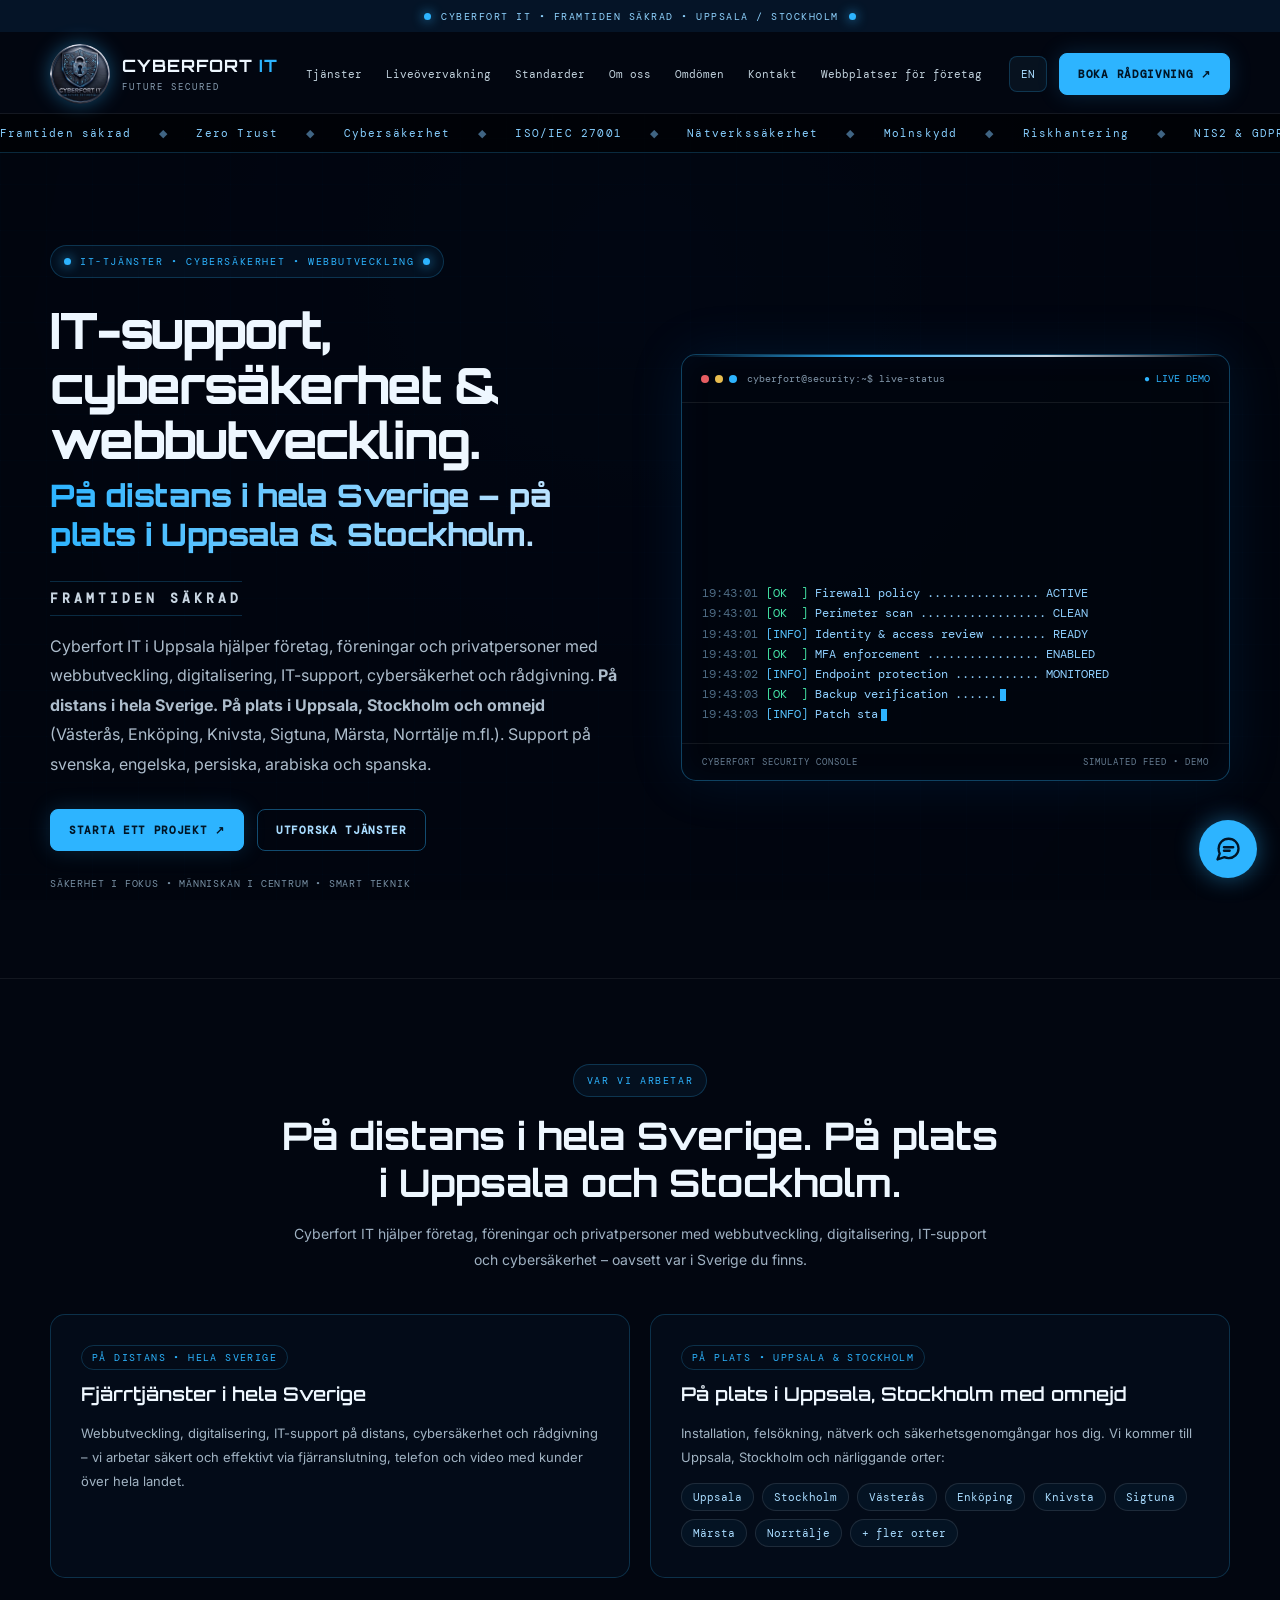
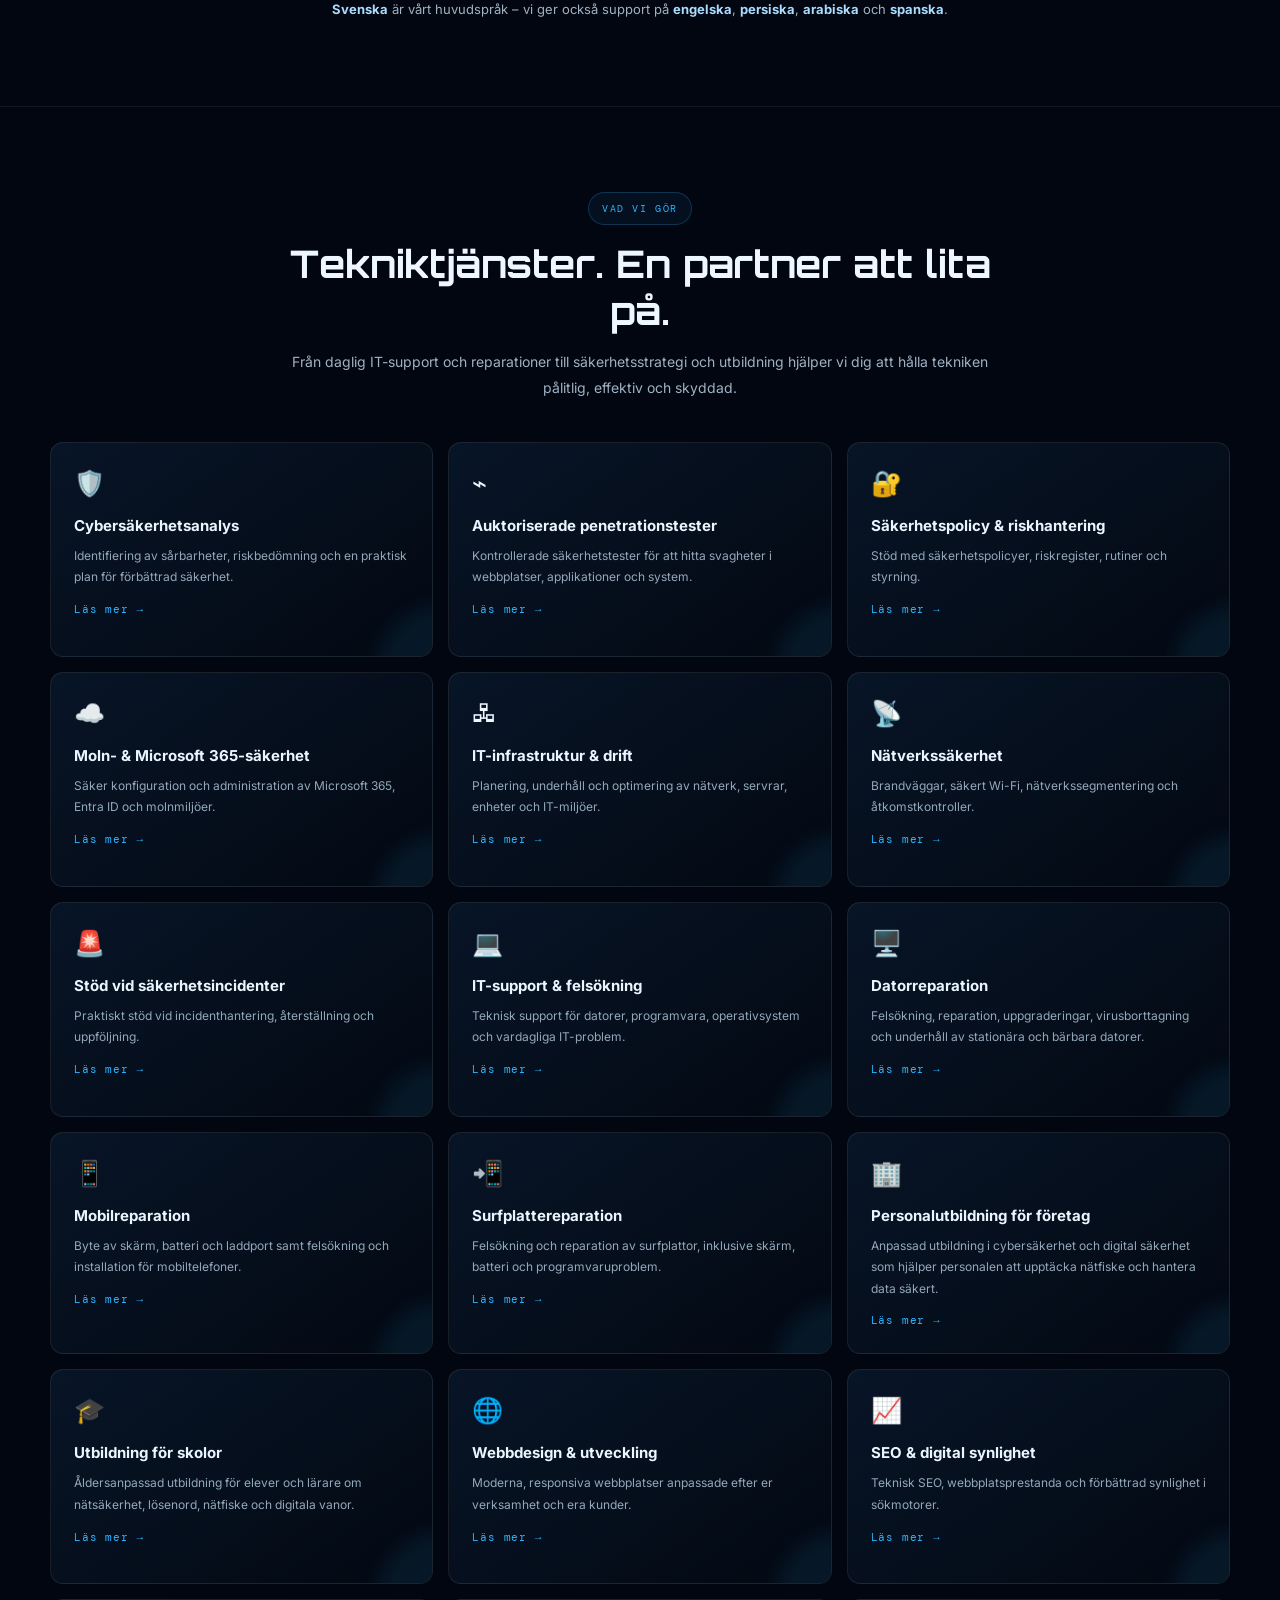
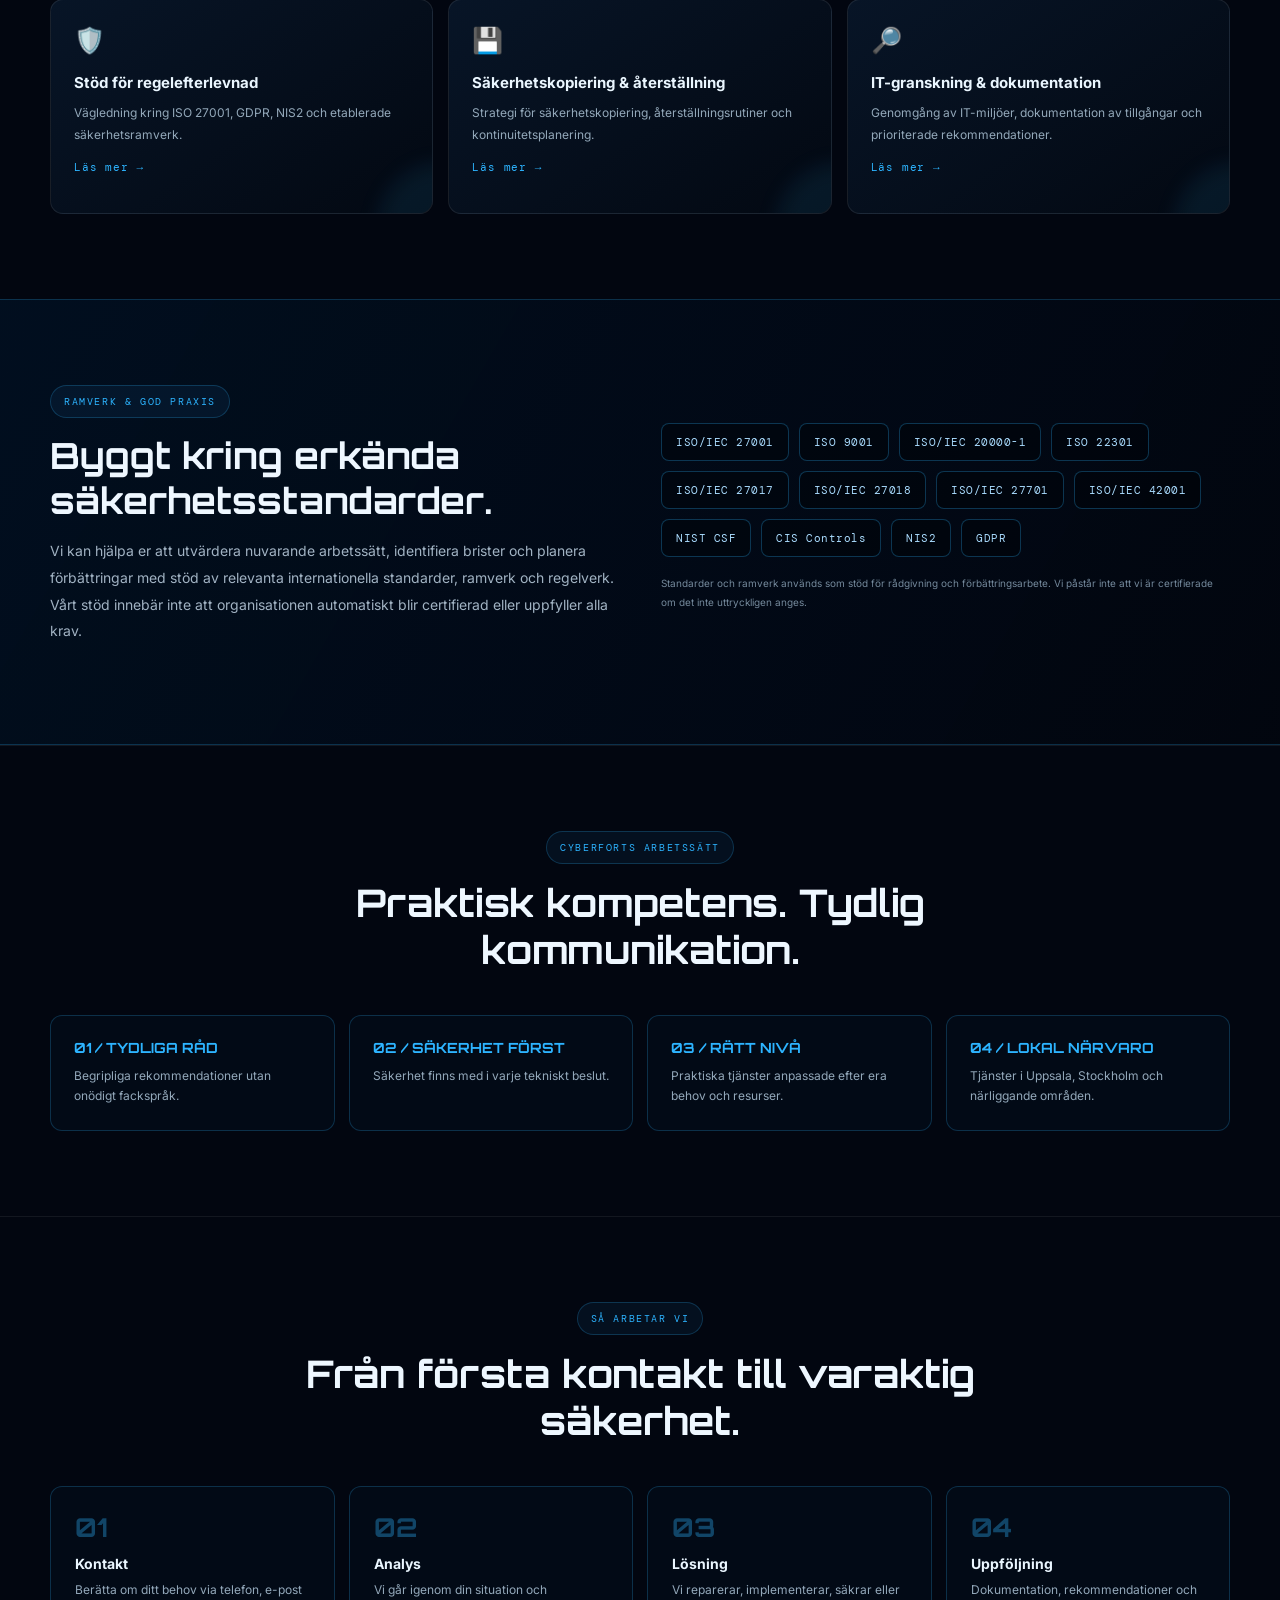
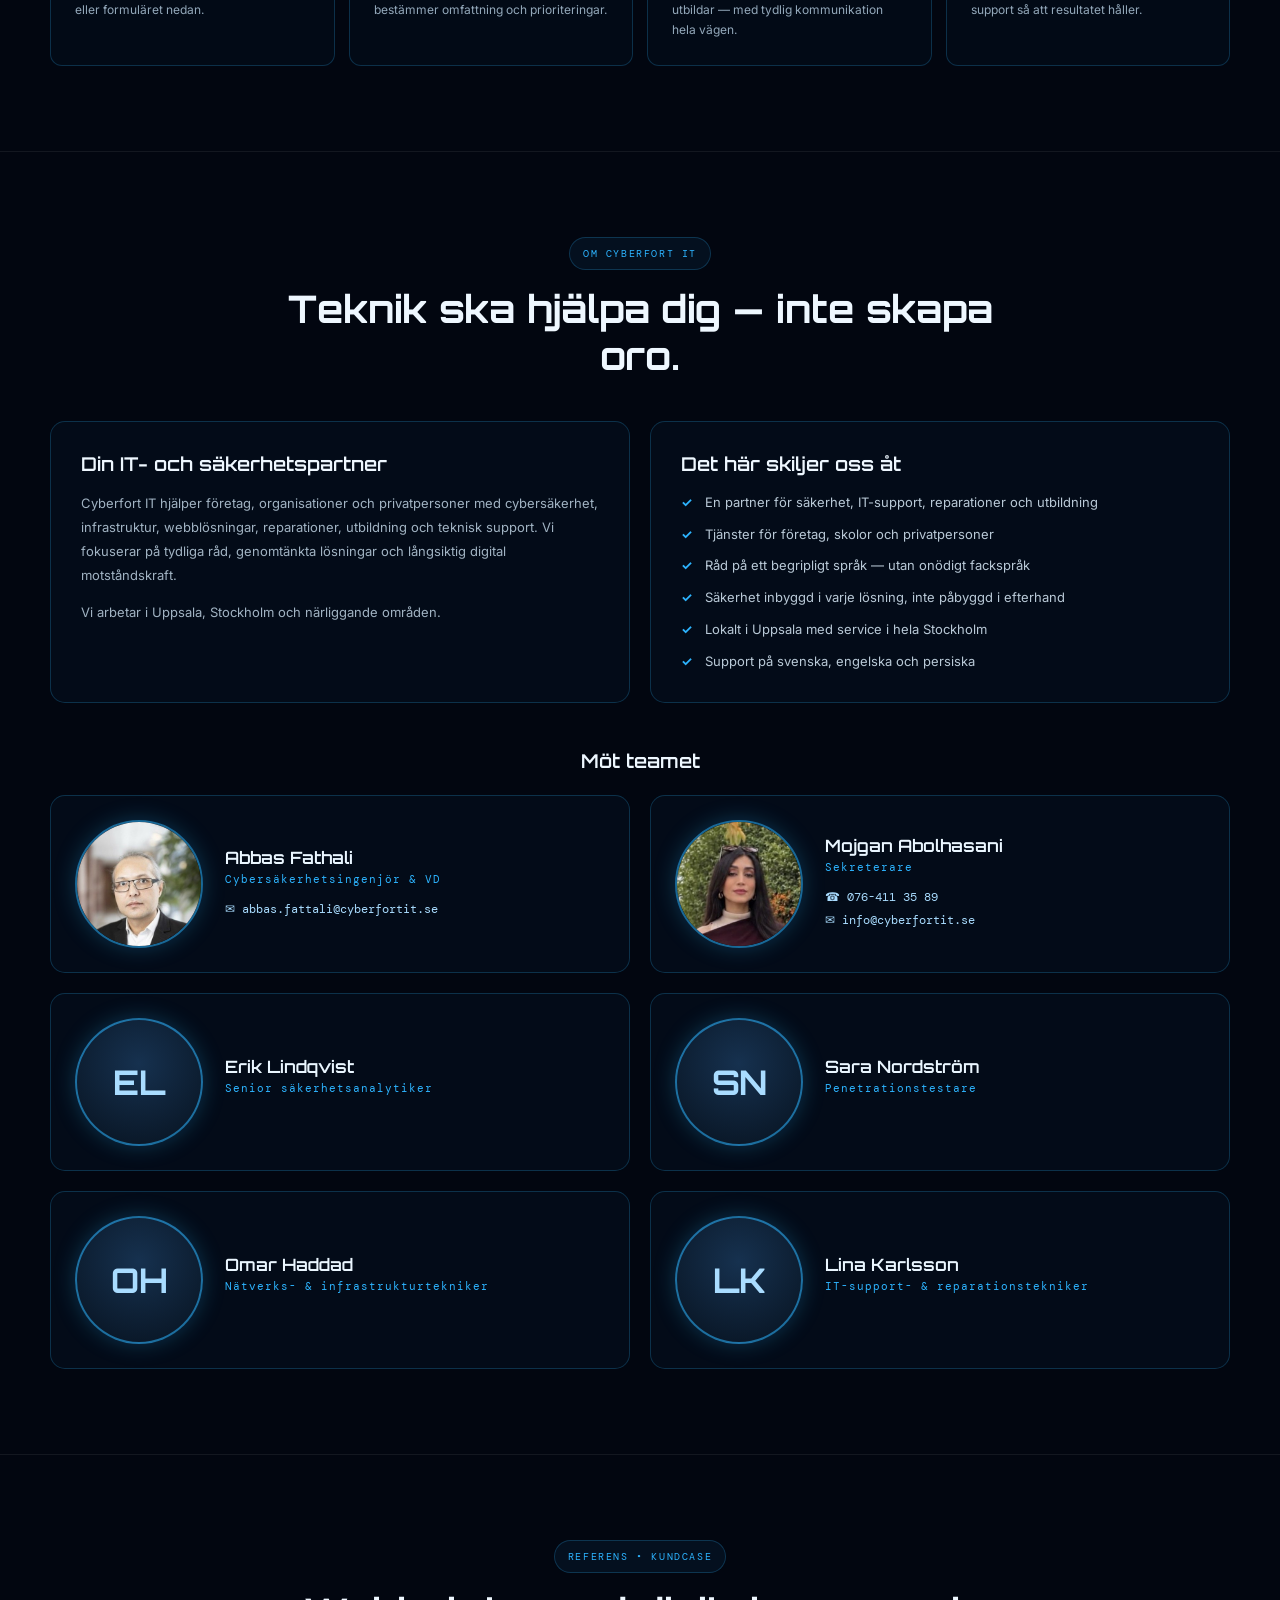
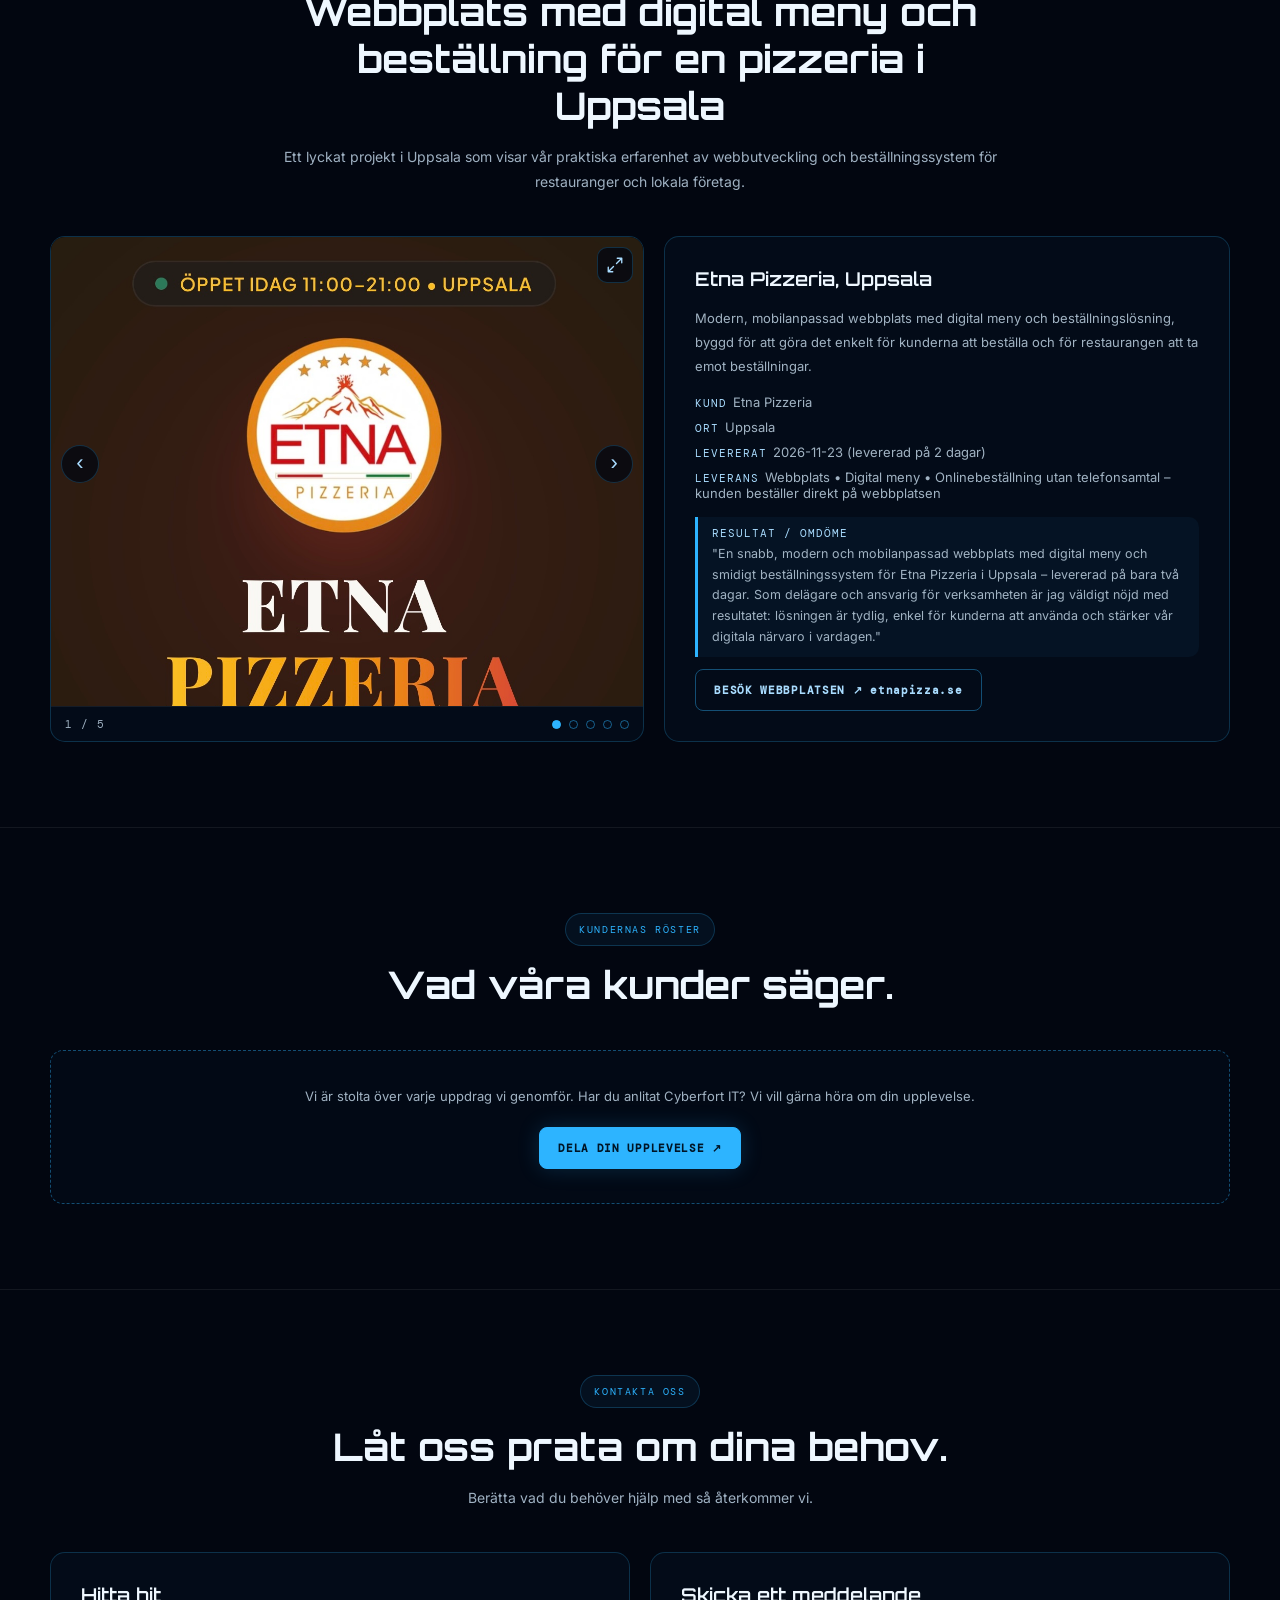
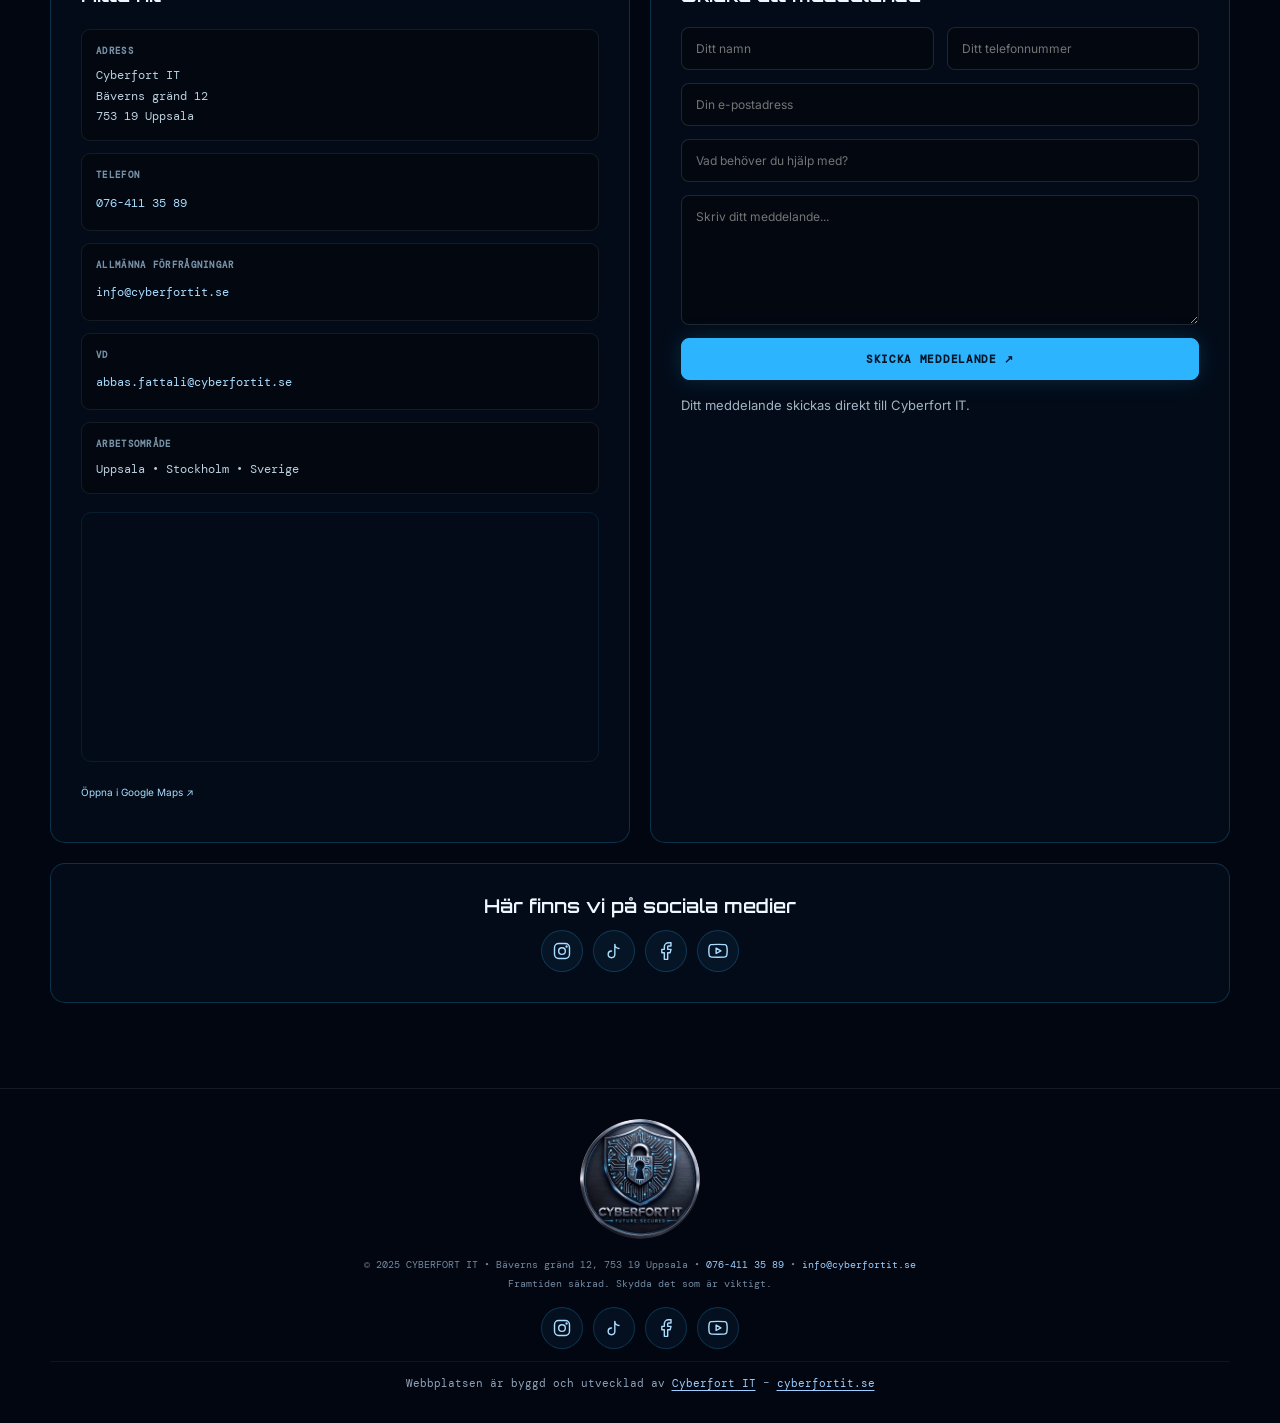
<file: index.html>
<!doctype html>
<html lang="sv">
<head>
<meta charset="utf-8"><meta name="viewport" content="width=device-width, initial-scale=1">
<meta name="theme-color" content="#020610"><meta name="description" content="Cyberfort IT i Uppsala: webbutveckling, digitalisering, IT-support på distans, cybersäkerhet och rådgivning i hela Sverige – samt på plats i Uppsala, Stockholm och omnejd. Support på svenska, engelska, persiska, arabiska och spanska.">
<link rel="canonical" href="https://cyberfortit.se/">
<meta property="og:type" content="website"><meta property="og:site_name" content="Cyberfort IT"><meta property="og:locale" content="sv_SE"><meta property="og:locale:alternate" content="en_US">
<meta property="og:title" content="Cyberfort IT – IT-support, cybersäkerhet & webbutveckling | Uppsala, Stockholm & hela Sverige"><meta property="og:description" content="Webbutveckling, digitalisering, IT-support och cybersäkerhet. På distans i hela Sverige och på plats i Uppsala, Stockholm med omnejd."><meta property="og:url" content="https://cyberfortit.se/"><meta property="og:image" content="https://cyberfortit.se/logo.png"><meta property="og:image:alt" content="Cyberfort IT – Future Secured">
<meta name="twitter:card" content="summary"><meta name="twitter:title" content="Cyberfort IT – IT-support, cybersäkerhet & webbutveckling | Uppsala, Stockholm & hela Sverige"><meta name="twitter:description" content="Webbutveckling, digitalisering, IT-support och cybersäkerhet. På distans i hela Sverige och på plats i Uppsala, Stockholm med omnejd."><meta name="twitter:image" content="https://cyberfortit.se/logo.png">
<title>Cyberfort IT – IT-support, cybersäkerhet & webbutveckling | Uppsala, Stockholm & hela Sverige</title>
<link rel="icon" id="favicon" type="image/png" sizes="512x512" href="/logo.png">
<link rel="apple-touch-icon" sizes="512x512" href="/logo.png">
<link rel="preconnect" href="https://fonts.googleapis.com"><link rel="preconnect" href="https://fonts.gstatic.com" crossorigin>
<link href="https://fonts.googleapis.com/css2?family=DM+Mono:wght@400;500&family=Inter:wght@400;500;600;700;800&family=Orbitron:wght@500;600;700;800&display=swap" rel="stylesheet">
<script type="application/ld+json">
{
 "@context": "https://schema.org",
 "@graph": [
  {
   "@type": "Organization",
   "@id": "https://cyberfortit.se/#organization",
   "name": "Cyberfort IT",
   "url": "https://cyberfortit.se",
   "logo": "https://cyberfortit.se/logo.png",
   "image": "https://cyberfortit.se/logo.png",
   "slogan": "Future Secured",
   "email": "info@cyberfortit.se",
   "telephone": "+46764113589",
   "address": {
    "@type": "PostalAddress",
    "streetAddress": "Bäverns gränd 12",
    "postalCode": "753 19",
    "addressLocality": "Uppsala",
    "addressRegion": "Uppsala län",
    "addressCountry": "SE"
   },
   "areaServed": [
    {
     "@type": "City",
     "name": "Uppsala"
    },
    {
     "@type": "City",
     "name": "Stockholm"
    },
    {
     "@type": "City",
     "name": "Västerås"
    },
    {
     "@type": "City",
     "name": "Enköping"
    },
    {
     "@type": "City",
     "name": "Knivsta"
    },
    {
     "@type": "City",
     "name": "Sigtuna"
    },
    {
     "@type": "City",
     "name": "Märsta"
    },
    {
     "@type": "City",
     "name": "Norrtälje"
    },
    {
     "@type": "Country",
     "name": "Sverige"
    }
   ],
   "knowsLanguage": [
    "sv",
    "en",
    "fa",
    "ar",
    "es"
   ],
   "sameAs": [
    "https://www.instagram.com/cyberfort_it.swedish?lqvp=Y3QyMWRncXQ2dTV4&utm_source=qr",
    "https://www.tiktok.com/@cyberfort.it.swedish?_r=1&_t=ZN-9BfdkWBqit4",
    "https://www.facebook.com/share/1dnYBNWk2E/?mibextid=wwXIfr",
    "https://youtube.com/@cyberfortit?si=KmVAo2_C7pKN9HIi"
   ]
  },
  {
   "@type": "ITService",
   "@id": "https://cyberfortit.se/#service",
   "name": "Cyberfort IT",
   "url": "https://cyberfortit.se",
   "logo": "https://cyberfortit.se/logo.png",
   "image": "https://cyberfortit.se/logo.png",
   "description": "Cyberfort IT i Uppsala: webbutveckling, digitalisering, IT-support på distans, cybersäkerhet och rådgivning i hela Sverige – samt på plats i Uppsala, Stockholm och omnejd. Support på svenska, engelska, persiska, arabiska och spanska.",
   "slogan": "Future Secured",
   "email": "info@cyberfortit.se",
   "telephone": "+46764113589",
   "address": {
    "@type": "PostalAddress",
    "streetAddress": "Bäverns gränd 12",
    "postalCode": "753 19",
    "addressLocality": "Uppsala",
    "addressRegion": "Uppsala län",
    "addressCountry": "SE"
   },
   "areaServed": [
    {
     "@type": "City",
     "name": "Uppsala"
    },
    {
     "@type": "City",
     "name": "Stockholm"
    },
    {
     "@type": "City",
     "name": "Västerås"
    },
    {
     "@type": "City",
     "name": "Enköping"
    },
    {
     "@type": "City",
     "name": "Knivsta"
    },
    {
     "@type": "City",
     "name": "Sigtuna"
    },
    {
     "@type": "City",
     "name": "Märsta"
    },
    {
     "@type": "City",
     "name": "Norrtälje"
    },
    {
     "@type": "Country",
     "name": "Sverige"
    }
   ],
   "availableLanguage": [
    "Svenska",
    "English",
    "فارسی",
    "العربية",
    "Español"
   ],
   "serviceType": [
    "Webbutveckling",
    "Digitalisering",
    "IT-support på distans",
    "Cybersäkerhet",
    "IT-rådgivning"
   ],
   "provider": {
    "@id": "https://cyberfortit.se/#organization"
   },
   "sameAs": [
    "https://www.instagram.com/cyberfort_it.swedish?lqvp=Y3QyMWRncXQ2dTV4&utm_source=qr",
    "https://www.tiktok.com/@cyberfort.it.swedish?_r=1&_t=ZN-9BfdkWBqit4",
    "https://www.facebook.com/share/1dnYBNWk2E/?mibextid=wwXIfr",
    "https://youtube.com/@cyberfortit?si=KmVAo2_C7pKN9HIi"
   ]
  }
 ]
}
</script>
<style>
/* Palette matched to the Cyberfort IT logo: deep navy, electric blue, steel silver */
:root{--bg:#020610;--panel:rgba(5,14,28,.88);--line:rgba(45,180,255,.22);--green:#2db4ff;--mint:#a9dcff;--muted:#9fb1c2;--white:#eef7ff;--silver:#c9d6e2;--max:1180px}
*{box-sizing:border-box}html{scroll-behavior:smooth;scroll-padding-top:90px}body{margin:0;background:var(--bg);color:var(--white);font-family:Inter,Arial,sans-serif;overflow-x:hidden}@supports (overflow:clip){body{overflow-x:clip}}a{color:inherit;text-decoration:none}button,input,textarea{font:inherit}
.matrix{position:fixed;inset:0;z-index:0;pointer-events:none;overflow:hidden;opacity:.15;background:radial-gradient(ellipse at 50% 30%,rgba(0,60,120,.2),transparent 65%)}
.matrix-col{position:absolute;top:-110%;font:12px/1.35 'DM Mono',monospace;color:#00ff55;white-space:pre;text-align:center;text-shadow:0 0 8px rgba(0,255,85,.55);animation:rain linear infinite}
.matrix:after{content:"";position:absolute;inset:0;background:linear-gradient(90deg,rgba(0,0,0,.5),transparent 20%,transparent 80%,rgba(0,0,0,.5)),linear-gradient(180deg,rgba(0,0,0,.18),transparent 35%,rgba(0,0,0,.45))}
@keyframes rain{to{transform:translateY(220vh)}}
.grid-bg{position:fixed;inset:0;z-index:0;pointer-events:none;opacity:.45;background-image:linear-gradient(rgba(45,180,255,.03) 1px,transparent 1px),linear-gradient(90deg,rgba(45,180,255,.03) 1px,transparent 1px);background-size:46px 46px}
.page{position:relative;z-index:1}.wrap{width:min(var(--max),calc(100% - 42px));margin:auto}
.mono,.eyebrow,.nav,.btn,.tag{font-family:'DM Mono',monospace}
.topline{min-height:34px;display:flex;align-items:center;justify-content:center;gap:10px;background:rgba(6,24,44,.85);border-bottom:1px solid var(--line);color:#8fd3ff;font:10px 'DM Mono',monospace;letter-spacing:1.5px;text-align:center;padding:6px 12px}
.pulse{width:7px;height:7px;border-radius:50%;background:var(--green);box-shadow:0 0 12px var(--green);animation:pulse 1.5s infinite;flex:none}@keyframes pulse{50%{opacity:.3}}
header{position:-webkit-sticky;position:sticky;top:-1px;margin:0;padding-top:1px;z-index:50;background:#020610;box-shadow:0 -2px 0 #020610;-webkit-transform:translate3d(0,0,0);transform:translate3d(0,0,0);-webkit-backface-visibility:hidden;backface-visibility:hidden;border-bottom:1px solid rgba(255,255,255,.07)}
.navrow{height:78px;display:flex;align-items:center;justify-content:space-between;gap:20px}
.brand{display:flex;align-items:center;gap:12px;min-width:220px}
.brand img.logo{width:60px;height:60px;border-radius:50%;object-fit:cover;filter:drop-shadow(0 0 10px rgba(45,180,255,.4))}
.brand svg.logo-fallback{display:none;width:56px;height:56px;filter:drop-shadow(0 0 10px rgba(45,180,255,.4))}
.footer svg.emblem{width:96px;height:96px;margin-bottom:10px;display:none}
.brandname{font:700 17px Orbitron,sans-serif;letter-spacing:1px}.brandname span{color:var(--green)}
.tagline{font:9px 'DM Mono';letter-spacing:2px;color:#8aa0b4;margin-top:5px}
.nav{display:flex;gap:24px;color:#c1d1dc;font-size:11px}.nav a:hover{color:var(--green)}
.actions{display:flex;align-items:center;gap:12px}
.lang{background:#07121f;border:1px solid var(--line);color:var(--mint);border-radius:8px;padding:10px 11px;font:11px 'DM Mono';cursor:pointer}
.btn{display:inline-flex;align-items:center;justify-content:center;gap:8px;background:var(--green);color:#001526;border:1px solid var(--green);padding:13px 18px;border-radius:8px;font-size:11px;font-weight:700;letter-spacing:.7px;transition:.2s;box-shadow:0 0 22px rgba(45,180,255,.18);cursor:pointer}
.btn:hover{transform:translateY(-2px);box-shadow:0 0 28px rgba(45,180,255,.4)}
.btn.outline{background:transparent;color:var(--mint);border-color:rgba(45,180,255,.4);box-shadow:none}
.mobile-menu{display:none;background:none;color:var(--mint);border:1px solid var(--line);padding:9px;border-radius:7px}
.ticker{overflow:hidden;border-bottom:1px solid var(--line);background:rgba(0,0,0,.55);padding:12px 0}
.ticker-track{display:flex;width:max-content;gap:28px;white-space:nowrap;animation:marquee 42s linear infinite;color:#86cfff;font:11px 'DM Mono';letter-spacing:1.2px}
.ticker-track span:after{content:'◆';padding-left:28px;color:#3f6483}@keyframes marquee{to{transform:translateX(-50%)}}
.hero{display:grid;grid-template-columns:1.02fr .98fr;gap:60px;align-items:center;padding:92px 0 88px;min-height:600px}
.eyebrow{display:inline-flex;align-items:center;gap:9px;color:var(--green);font-size:10px;letter-spacing:1.6px;text-transform:uppercase;border:1px solid var(--line);background:rgba(45,150,230,.07);border-radius:99px;padding:9px 13px}
.hero h1{font:800 clamp(38px,5.3vw,66px)/1.1 Orbitron,sans-serif;letter-spacing:-2px;margin:24px 0 20px}
.accent{background:linear-gradient(90deg,#2db4ff,#cfe9ff);-webkit-background-clip:text;background-clip:text;color:transparent}
.hero p{max-width:570px;color:#adbdcc;font-size:16px;line-height:1.85}
.slogan{display:inline-block;margin-top:6px;font:600 13px 'DM Mono';letter-spacing:4px;color:var(--silver);border-top:1px solid var(--line);border-bottom:1px solid var(--line);padding:8px 0}
.hero-buttons{display:flex;flex-wrap:wrap;gap:13px;margin-top:30px}
.hero-note{margin-top:26px;color:#7890a4;font:10px 'DM Mono';letter-spacing:.8px}
.terminal{border:1px solid rgba(45,180,255,.35);border-radius:15px;background:rgba(1,6,14,.94);box-shadow:0 0 55px rgba(0,130,230,.12),inset 0 0 30px rgba(0,60,120,.1);overflow:hidden;position:relative}
.terminal:before{content:"";position:absolute;top:0;left:0;right:0;height:2px;background:linear-gradient(90deg,transparent,var(--green),#c9d6e2,transparent)}
.termhead{display:flex;justify-content:space-between;align-items:center;padding:17px 19px;border-bottom:1px solid rgba(255,255,255,.08);font:10px 'DM Mono';color:#8197ab}
.dots{display:flex;gap:6px;margin-right:10px}.dots i{width:8px;height:8px;border-radius:50%;background:#e65d62}.dots i:nth-child(2){background:#e8bd4f}.dots i:nth-child(3){background:#2db4ff}
.termleft{display:flex;align-items:center}.live{color:var(--green)}
/* multi-line live feed: fixed-height box, new lines push old ones up */
.termcontent{padding:18px 20px;height:340px;font:11.5px/1.75 'DM Mono';color:#8fd0ff;display:flex;flex-direction:column;justify-content:flex-end;overflow:hidden}
.logline{white-space:nowrap;overflow:hidden;text-overflow:clip}
.logline .ts{color:#4e6c85;margin-right:8px}
.logline .tag-ok{color:#43e6a8}.logline .tag-info{color:#58c4ff}.logline .tag-warn{color:#ffcc66}
.logline.typing:after{content:"";display:inline-block;width:6px;height:12px;margin-left:3px;background:var(--green);vertical-align:middle;animation:blink .7s steps(2) infinite}
@keyframes blink{50%{opacity:0}}
.termfoot{border-top:1px solid rgba(255,255,255,.07);padding:12px 20px;display:flex;justify-content:space-between;color:#657d92;font:9px 'DM Mono';letter-spacing:1px}
.section{padding:85px 0;border-top:1px solid rgba(255,255,255,.07)}
.section-head{text-align:center;max-width:720px;margin:0 auto 42px}
.section-head h2{font:700 clamp(25px,3vw,38px) Orbitron,sans-serif;margin:15px 0}
.section-head p{color:var(--muted);line-height:1.8;font-size:14px}
.services{display:grid;grid-template-columns:repeat(3,1fr);gap:15px}
.card{background:linear-gradient(145deg,rgba(8,22,40,.94),rgba(3,9,18,.94));border:1px solid rgba(255,255,255,.085);border-radius:13px;padding:25px 23px;min-height:215px;transition:.25s;position:relative;overflow:hidden}
.card:after{content:"";position:absolute;width:130px;height:130px;right:-75px;bottom:-80px;border-radius:50%;background:rgba(45,180,255,.09);filter:blur(10px)}
.card:hover{transform:translateY(-5px);border-color:rgba(45,180,255,.5);box-shadow:0 14px 35px rgba(0,0,0,.25)}
.icon{font-size:25px;margin-bottom:18px}.card h3{font-size:15px;margin:0 0 10px;color:#eaf6ff}.card p{font-size:12px;line-height:1.8;color:#93a8ba;margin:0}
.standards{background:linear-gradient(120deg,rgba(0,34,66,.3),rgba(2,7,14,.4));border-top:1px solid var(--line);border-bottom:1px solid var(--line)}
.standards-grid{display:grid;grid-template-columns:1fr 1fr;gap:42px;align-items:center}
.standards h2{font:700 clamp(25px,3vw,36px) Orbitron;margin:15px 0}.standards p{color:#a1b3c3;font-size:14px;line-height:1.9}
.standard-tags{display:flex;flex-wrap:wrap;gap:10px}
.standard-tags span{padding:11px 14px;border:1px solid rgba(45,180,255,.28);background:rgba(0,0,0,.3);border-radius:8px;color:#a9dcff;font:11px 'DM Mono';letter-spacing:.5px}
.note{font-size:10px!important;color:#74899c!important;margin-top:17px}
.why-grid{display:grid;grid-template-columns:repeat(4,1fr);gap:14px}
.why{padding:23px;border:1px solid var(--line);border-radius:12px;background:rgba(4,13,26,.7)}
.why strong{display:block;color:var(--green);font:700 14px Orbitron;margin-bottom:10px}.why p{margin:0;color:#93a8ba;font-size:12px;line-height:1.7}
/* process steps */
.steps{display:grid;grid-template-columns:repeat(4,1fr);gap:14px;counter-reset:s}
.step{padding:24px;border:1px solid var(--line);border-radius:12px;background:rgba(4,13,26,.7);position:relative}
.step:before{counter-increment:s;content:"0" counter(s);font:700 26px Orbitron;color:rgba(45,180,255,.35);display:block;margin-bottom:12px}
.step h3{margin:0 0 8px;font-size:14px;color:#eaf6ff}.step p{margin:0;font-size:12px;line-height:1.7;color:#93a8ba}
.about-grid{display:grid;grid-template-columns:1fr 1fr;gap:20px}
.panel{background:rgba(4,13,26,.88);border:1px solid var(--line);border-radius:15px;padding:30px}
.panel h3{font:600 19px Orbitron;margin:0 0 15px}.panel p{color:#a1b3c3;font-size:13px;line-height:1.85}
.checks{list-style:none;margin:16px 0 0;padding:0;display:grid;gap:11px}
.checks li{font-size:13px;color:#b9c9d7;line-height:1.6;padding-left:24px;position:relative}
.checks li:before{content:"✓";position:absolute;left:0;color:var(--green);font-weight:700}
/* reviews */
.reviews{display:grid;grid-template-columns:repeat(3,1fr);gap:15px}
.review{padding:26px;border:1px solid var(--line);border-radius:13px;background:linear-gradient(145deg,rgba(8,22,40,.94),rgba(3,9,18,.94))}
.review q{display:block;font-size:13px;line-height:1.85;color:#c3d3e0;quotes:none}
.review q:before{content:"“";color:var(--green);font:700 30px Orbitron;display:block;line-height:.8;margin-bottom:8px}
.review .who{margin-top:16px;font:11px 'DM Mono';color:#7f97ab;letter-spacing:.8px}
.review-cta{grid-column:1/-1;text-align:center;padding:34px;border:1px dashed rgba(45,180,255,.4);border-radius:13px;background:rgba(4,13,26,.6)}
.review-cta p{color:#a1b3c3;font-size:13px;line-height:1.8;margin:0 0 18px}
/* contact */
.contact-grid{display:grid;grid-template-columns:1fr 1fr;gap:20px}
.contact-lines{display:grid;gap:12px;margin-top:22px}
.contact-line{padding:14px;border:1px solid rgba(255,255,255,.08);border-radius:9px;background:rgba(0,0,0,.28);font:12px/1.7 'DM Mono';color:#bcd0df}
.contact-line b{display:block;color:#7690a6;font-size:9px;letter-spacing:1.3px;margin-bottom:6px}
.contact-line a{color:var(--mint)}.contact-line a:hover{color:#fff}
.map{height:250px;width:100%;border:1px solid var(--line);border-radius:10px;filter:invert(.92) hue-rotate(180deg) saturate(.7) brightness(.95);opacity:.9;margin-top:18px}
.form{display:grid;gap:13px;margin-top:20px}
.form .two{display:grid;grid-template-columns:1fr 1fr;gap:13px}
.form input,.form textarea{width:100%;padding:13px 14px;background:#020710;border:1px solid rgba(255,255,255,.12);border-radius:8px;color:white;outline:none;font-size:12px}
.form input:focus,.form textarea:focus{border-color:var(--green)}.form textarea{min-height:130px;resize:vertical}
.form-note{font-size:10px;color:#74899c;line-height:1.6;margin:0}
.footer{border-top:1px solid rgba(255,255,255,.08);padding:30px 0;color:#7389a0;font:10px/1.9 'DM Mono';text-align:center}
.footer img{width:120px;height:120px;border-radius:50%;margin-bottom:10px}
.footer a{color:#9ccfff}
.chat-launch{position:fixed;right:23px;bottom:22px;z-index:50;width:58px;height:58px;border:0;border-radius:50%;background:var(--green);color:#001526;font-size:23px;box-shadow:0 0 25px rgba(45,180,255,.45);cursor:pointer}
.chatbox{position:fixed;right:23px;bottom:92px;width:min(360px,calc(100vw - 35px));z-index:50;background:#050d18;border:1px solid rgba(45,180,255,.45);border-radius:14px;overflow:hidden;box-shadow:0 15px 60px #000;display:none}
.chatbox.open{display:block}.chathead{padding:15px;background:#08213a;color:var(--mint);font:11px 'DM Mono';display:flex;justify-content:space-between}
.chathead button{background:none;border:0;color:white;font-size:20px;cursor:pointer}
.chatmsgs{height:250px;overflow:auto;padding:14px;display:flex;flex-direction:column;gap:10px;font-size:12px;line-height:1.65}
.msg{padding:10px 12px;border-radius:9px;background:#0f1e30;color:#c4d6e6;max-width:92%}.msg.user{align-self:flex-end;background:#124a78;color:white}
.chatinput{display:flex;padding:10px;border-top:1px solid var(--line);gap:7px}
.chatinput input{min-width:0;flex:1;background:#020710;border:1px solid #234563;color:white;padding:10px;border-radius:7px;font-size:12px}
.chatinput button{background:var(--green);border:0;border-radius:7px;padding:0 13px;font:11px 'DM Mono';cursor:pointer}
.mobile-nav{display:none;padding:0 0 16px}.mobile-nav.open{display:grid;gap:12px}.mobile-nav a{font:11px 'DM Mono';color:#c1d1dc}.mobile-nav a:hover{color:var(--green)}
@media(max-width:900px){.nav{display:none}.mobile-menu{display:block}.hero{grid-template-columns:1fr;gap:38px;padding:65px 0}.hero-copy{max-width:720px}.services{grid-template-columns:repeat(2,1fr)}.why-grid,.steps{grid-template-columns:repeat(2,1fr)}.standards-grid,.contact-grid{grid-template-columns:1fr;gap:20px}.reviews{grid-template-columns:1fr}}
@media(max-width:600px){.wrap{width:min(var(--max),calc(100% - 30px))}.brand{min-width:0}.brandname{font-size:14px}.brand img.logo{width:44px;height:44px}.tagline{font-size:8px}.actions{gap:7px}.lang{padding:9px}.actions .btn{padding:11px 10px;font-size:9px}.hero h1{letter-spacing:-1.2px}.hero p{font-size:14px}.services,.about-grid{grid-template-columns:1fr}.card{min-height:0}.why-grid,.steps{grid-template-columns:1fr 1fr}.section{padding:65px 0}.panel{padding:22px}.topline{font-size:8px;letter-spacing:.7px}.termcontent{height:300px;font-size:9.5px;padding:14px}.form .two{grid-template-columns:1fr}.chat-launch{right:14px;bottom:14px}.chatbox{right:12px;bottom:82px}}
@media(prefers-reduced-motion:reduce){*:not(.matrix-col):not(.pulse):not(.ticker-track),*:before,*:after{animation-duration:.01ms!important;animation-iteration-count:1!important;scroll-behavior:auto!important}}

/* team */
.team-title{font:600 19px Orbitron,sans-serif;text-align:center;margin:46px 0 22px}
.team{display:grid;grid-template-columns:1fr 1fr;gap:20px}
.member{display:flex;align-items:center;gap:22px;padding:24px;border:1px solid var(--line);border-radius:15px;background:rgba(4,13,26,.88)}
.member img{width:128px;height:128px;border-radius:50%;object-fit:cover;flex:none;border:2px solid rgba(45,180,255,.55);box-shadow:0 0 22px rgba(45,180,255,.25)}
.member h4{margin:0 0 4px;font:600 17px Orbitron,sans-serif;color:#eaf6ff}
.member .role{font:11px 'DM Mono',monospace;letter-spacing:1px;color:var(--green);margin-bottom:12px}
.member a{display:block;font:12px/1.9 'DM Mono',monospace;color:var(--mint);overflow-wrap:anywhere}
.member a:hover{color:#fff}
@media(max-width:900px){.team{grid-template-columns:1fr}}
@media(max-width:480px){.member{flex-direction:column;text-align:center;padding:22px}}

/* staff (name + role only) */
.staff{display:grid;grid-template-columns:1fr 1fr;gap:20px;margin-top:20px}
.staff:empty{display:none}
.staff-card{padding:18px 16px;border:1px solid var(--line);border-radius:12px;background:rgba(4,13,26,.7);text-align:center}
.staff-card h4{margin:0 0 6px;font:600 14px Orbitron,sans-serif;color:#eaf6ff}
.staff-card .role{font:10.5px/1.6 'DM Mono',monospace;letter-spacing:.8px;color:var(--green)}
@media(max-width:900px){.staff{grid-template-columns:1fr}}
.avatar{width:128px;height:128px;border-radius:50%;flex:none;display:flex;align-items:center;justify-content:center;font:700 34px Orbitron,sans-serif;color:var(--mint);background:radial-gradient(circle at 50% 35%,#16314f,#07121f);border:2px solid rgba(45,180,255,.55);box-shadow:0 0 22px rgba(45,180,255,.25)}

/* service cards: clickable + modal */
.card{cursor:pointer}
.card:focus-visible{outline:2px solid var(--green);outline-offset:3px}
.card .more{position:relative;z-index:1;display:inline-block;margin-top:14px;font:11px 'DM Mono',monospace;letter-spacing:.8px;color:var(--green)}
.modal{position:fixed;inset:0;z-index:100;display:flex;align-items:center;justify-content:center;padding:20px;background:rgba(1,4,10,.8);backdrop-filter:blur(6px)}
.modal[hidden]{display:none}
.modal-box{position:relative;width:min(720px,100%);max-height:calc(100vh - 40px);overflow:auto;background:linear-gradient(145deg,#081a2e,#030a14);border:1px solid rgba(45,180,255,.4);border-radius:16px;padding:34px 34px 28px;box-shadow:0 20px 80px #000}
.modal-close{position:absolute;top:12px;right:14px;width:38px;height:38px;border-radius:50%;border:1px solid var(--line);background:#07121f;color:#fff;font-size:22px;line-height:1;cursor:pointer}
.modal-close:hover{border-color:var(--green);color:var(--green)}
.modal-icon{font-size:34px;margin-bottom:10px}
.modal-box h3{font:700 clamp(20px,3vw,26px) Orbitron,sans-serif;margin:0 0 14px;padding-right:40px;color:#eef7ff}
.modal-box .lead{color:#b9c9d7;font-size:14px;line-height:1.85;margin:0}
.modal-box h4{font:600 11px 'DM Mono',monospace;letter-spacing:1.6px;text-transform:uppercase;color:var(--green);margin:24px 0 10px}
.modal-box p{color:#a1b3c3;font-size:13px;line-height:1.8;margin:0}
.modal-cta{display:flex;flex-wrap:wrap;gap:12px;margin-top:26px;padding-top:20px;border-top:1px solid rgba(255,255,255,.08)}
@media(max-width:600px){.modal{padding:10px;align-items:flex-end}.modal-box{padding:26px 20px 22px;max-height:92vh}.modal-cta .btn{flex:1 1 100%}}

/* forms, status boxes, email/review modals */
.modal-box.small{width:min(560px,100%)}
.modal-box .form{margin-top:16px}
.modal-box .form .two{display:grid;grid-template-columns:1fr 1fr;gap:13px}
.to-line{color:#a1b3c3;font-size:13px;line-height:1.7;margin:0}
.to-line b{color:var(--mint);font-family:'DM Mono',monospace;font-weight:500;overflow-wrap:anywhere}
.form select{width:100%;padding:13px 14px;background:#020710;border:1px solid rgba(255,255,255,.12);border-radius:8px;color:white;outline:none;font-size:12px}
.form select:focus{border-color:var(--green)}
.form select option{background:#020710;color:#fff}
.form .chk{display:flex;gap:10px;align-items:flex-start;font-size:11.5px;line-height:1.6;color:#a1b3c3;cursor:pointer}
.form .chk input{width:auto;padding:0;margin-top:3px;accent-color:var(--green);flex:none}
.form-status{padding:14px 16px;border-radius:10px;font-size:13px;line-height:1.7;margin-top:14px}
.form-status[hidden]{display:none}
.form[hidden]{display:none}
.form-status.ok{border:1px solid rgba(67,230,168,.5);background:rgba(20,80,60,.25);color:#c8f7e4}
.form-status.err{border:1px solid rgba(255,120,120,.5);background:rgba(90,20,20,.25);color:#ffd0d0}
.form-status a{color:#fff;text-decoration:underline}
.modal-done{margin-top:18px}
.modal-done[hidden]{display:none}
.form button[disabled]{opacity:.6;cursor:wait}
/* links: comfortable tap targets, clear hover */
.contact-line a{display:inline-block;padding:3px 0}
a[href^="tel:"],a[href^="mailto:"]{cursor:pointer}
a[href^="tel:"]:hover,a[href^="mailto:"]:hover{text-decoration:underline;text-underline-offset:3px}
/* rain: light, never blocks touch or scroll */
.matrix,.matrix-col{pointer-events:none;-webkit-user-select:none;user-select:none}
.matrix-col{will-change:transform}
@media(max-width:600px){.modal-box .form .two{grid-template-columns:1fr}}

/* chat button sits in its standard bottom-right corner */
.chat-launch{right:23px;bottom:calc(22px + env(safe-area-inset-bottom,0px))}
.chatbox{right:23px;bottom:calc(92px + env(safe-area-inset-bottom,0px));max-height:calc(100vh - 112px);display:none;flex-direction:column}
.chatbox.open{display:flex}
.chatbox .chatmsgs{height:250px;min-height:90px;flex:1 1 auto}
@media(max-width:600px){.chat-launch{right:14px;bottom:calc(14px + env(safe-area-inset-bottom,0px))}.chatbox{right:12px;bottom:calc(82px + env(safe-area-inset-bottom,0px))}}
/* top ticker: moves on every screen size and never widens the page */
.ticker{max-width:100%;overflow:hidden}
.ticker-track{will-change:transform}
.ticker:hover .ticker-track{animation-play-state:paused}
/* hero badge: symmetric blinking dots, fits small phones */
.hero-copy .eyebrow{white-space:nowrap;max-width:100%}
@media(max-width:420px){.hero-copy .eyebrow{letter-spacing:.7px;font-size:9px;gap:7px;padding:8px 10px}}

/* ===== Added: coverage, reference, social, signature, Netlify badge guard ===== */
.hero h1{font-size:clamp(30px,4vw,50px)}.hero h1 .accent{display:block;font-size:.62em;line-height:1.25;letter-spacing:-.5px;margin-top:10px}
.cov-grid{display:grid;grid-template-columns:1fr 1fr;gap:20px}
.cov-grid .panel h3{display:flex;align-items:center;gap:10px}
.cov-tag{display:inline-block;font:10px 'DM Mono',monospace;letter-spacing:1.4px;color:var(--green);border:1px solid var(--line);border-radius:99px;padding:5px 10px;margin-bottom:12px}
.cov-list{list-style:none;margin:14px 0 0;padding:0;display:flex;flex-wrap:wrap;gap:8px}
.cov-list li{font:11px 'DM Mono',monospace;color:var(--mint);border:1px solid rgba(255,255,255,.1);border-radius:99px;padding:6px 11px;background:rgba(45,150,230,.06)}
.lang-strip{margin-top:20px;text-align:center;color:var(--muted);font-size:13px;line-height:1.8}
.lang-strip b{color:var(--mint)}
.ref-grid{display:grid;grid-template-columns:1.05fr 1fr;gap:20px;align-items:stretch}
.ref-img{min-height:280px;border:1px dashed rgba(45,180,255,.45);border-radius:15px;background:rgba(45,150,230,.05);display:flex;align-items:center;justify-content:center;text-align:center;color:var(--muted);font:12px/1.8 'DM Mono',monospace;padding:20px;overflow:hidden}
.ref-img img{width:100%;height:100%;object-fit:cover;border-radius:12px;display:block}
.ref-list{list-style:none;margin:16px 0;padding:0;display:grid;gap:9px;font-size:13px;color:#a1b3c3}
.ref-list b{color:var(--mint);font:11px 'DM Mono',monospace;letter-spacing:1px;margin-right:6px}
.socials{display:flex;flex-wrap:wrap;justify-content:center;gap:10px;margin:14px 0 6px}
.socials a{display:inline-flex;align-items:center;justify-content:center;width:42px;height:42px;color:var(--mint);border:1px solid var(--line);border-radius:50%;background:rgba(45,150,230,.07);transition:.2s}.socials a svg{display:block}
.socials a:hover{border-color:var(--green);transform:translateY(-2px)}
.contact-line .socials{justify-content:flex-start;margin:6px 0 0}
.ref-gallery{align-self:start;position:relative;border:1px solid var(--line);border-radius:15px;background:rgba(4,13,26,.88);overflow:hidden;outline:none}
.ref-gallery:focus-visible{border-color:var(--green)}
.g-stage{position:relative;height:220px;background:#030a14;cursor:zoom-in;overflow:hidden}
.g-stage img{position:absolute;inset:0;width:100%;height:100%;object-fit:cover;opacity:0;transition:opacity .35s;pointer-events:none}
.g-stage img.is-active{opacity:1}
.g-zoom{position:absolute;top:10px;right:10px;width:36px;height:36px;border-radius:10px;border:1px solid var(--line);background:rgba(2,6,16,.75);color:var(--mint);cursor:pointer;display:flex;align-items:center;justify-content:center;padding:0;transition:.2s}
.g-zoom:hover{border-color:var(--green);color:#fff}
.lb{position:fixed;inset:0;z-index:300;display:flex;align-items:center;justify-content:center;background:rgba(1,4,10,.94);padding:56px 12px 64px}
.lb[hidden]{display:none!important}
.lb img{max-width:100%;max-height:100%;object-fit:contain;border-radius:8px;display:block;-webkit-user-select:none;user-select:none}
.lb-btn{position:absolute;width:44px;height:44px;border-radius:50%;border:1px solid var(--line);background:rgba(2,6,16,.85);color:var(--mint);font:26px/1 Arial,sans-serif;cursor:pointer;display:flex;align-items:center;justify-content:center;padding:0 0 3px}
.lb-btn:hover{border-color:var(--green);color:#fff}
.lb-close{top:max(12px,env(safe-area-inset-top,0px));right:12px;font-size:30px;padding:0 0 2px}
.lb-prev{left:10px;top:50%;margin-top:-22px}.lb-next{right:10px;top:50%;margin-top:-22px}
.lb-count{position:absolute;bottom:max(18px,env(safe-area-inset-bottom,0px));left:0;right:0;text-align:center;font:12px 'DM Mono',monospace;color:var(--muted);letter-spacing:1px}
@media(min-width:821px){.ref-gallery{align-self:stretch;display:flex;flex-direction:column;min-height:360px}.ref-gallery .g-stage{flex:1 1 auto;height:auto;min-height:300px}.ref-gallery .g-btn{top:calc(50% - 44px)}}
@media(max-width:600px){.g-stage{height:190px}.g-btn{top:76px}}
.g-btn{position:absolute;top:90px;width:38px;height:38px;border-radius:50%;border:1px solid var(--line);background:rgba(2,6,16,.75);color:var(--mint);font:22px/1 Arial,sans-serif;cursor:pointer;display:flex;align-items:center;justify-content:center;padding:0 0 3px;transition:.2s}
.g-btn:hover{border-color:var(--green);color:#fff}.g-prev{left:10px}.g-next{right:10px}
.g-bar{display:flex;align-items:center;justify-content:space-between;gap:12px;padding:10px 14px;border-top:1px solid rgba(255,255,255,.07)}
.g-count{font:11px 'DM Mono',monospace;color:var(--muted);letter-spacing:1px}
.g-dots{display:flex;gap:8px}
.g-dot{width:9px;height:9px;border-radius:50%;border:1px solid rgba(45,180,255,.5);background:transparent;padding:0;cursor:pointer}
.g-dot.is-active{background:var(--green);border-color:var(--green)}
.ref-quote{margin:12px 0;padding:10px 14px;border-left:3px solid var(--green);background:rgba(45,150,230,.06);border-radius:0 10px 10px 0;font-size:12.5px;line-height:1.65;color:#a1b3c3}.ref-quote b{display:block;color:var(--mint);font:10.5px 'DM Mono',monospace;letter-spacing:1px;margin-bottom:4px}
.social-box{margin-top:20px;text-align:center}.social-box h3{margin-bottom:6px}.social-box .socials{margin:12px 0 0}
.footer-sign{margin-top:12px;padding-top:12px;border-top:1px solid rgba(255,255,255,.06);font:11px/1.8 'DM Mono',monospace;color:#8fa3b8}
.footer-sign a{color:#9ccfff;text-decoration:underline;text-underline-offset:3px}
@media(max-width:820px){.cov-grid,.ref-grid{grid-template-columns:1fr}}
/* Hide the "Powered by Netlify" badge in case it is injected */
.netlify-badge,#netlify-badge,[class*="netlify-badge"],[id*="netlify-badge"],a[href*="netlify.com/?utm"],a[href*="app.netlify.com/drop"],a[href^="https://www.netlify.com"][target="_blank"]:not(.keep),iframe[src*="netlify"],iframe[title*="Netlify" i],div[style*="netlify" i]{display:none!important;visibility:hidden!important;opacity:0!important;pointer-events:none!important;width:0!important;height:0!important}
/* Centre hero + standards headings when the layout stacks (mobile/tablet); desktop two-column layout is unchanged */
@media(max-width:900px){.hero-copy{text-align:center;margin-left:auto;margin-right:auto}.hero-copy .hero-buttons{justify-content:center}.standards-grid>div:first-child{text-align:center}}
</style></head>
<body>
<!-- Built-in Cyberfort IT emblem (used automatically if logo.png is not found) -->
<svg width="0" height="0" style="position:absolute" aria-hidden="true"><defs>
<linearGradient id="cfRing" x1="0" y1="0" x2="1" y2="1"><stop offset="0" stop-color="#e8eef5"/><stop offset=".45" stop-color="#6f7f90"/><stop offset=".7" stop-color="#d5dde6"/><stop offset="1" stop-color="#55657a"/></linearGradient>
<linearGradient id="cfLock" x1="0" y1="0" x2="0" y2="1"><stop offset="0" stop-color="#dfe8f1"/><stop offset="1" stop-color="#7d8ea2"/></linearGradient>
<radialGradient id="cfBg" cx=".5" cy=".4" r=".7"><stop offset="0" stop-color="#16263d"/><stop offset="1" stop-color="#050a14"/></radialGradient>
<symbol id="cf-emblem" viewBox="0 0 200 200">
<circle cx="100" cy="100" r="97" fill="url(#cfRing)"/><circle cx="100" cy="100" r="91" fill="url(#cfBg)"/><circle cx="100" cy="100" r="91" fill="none" stroke="#2db4ff" stroke-opacity=".25" stroke-width="1"/>
<path d="M100 22 150 41V92C150 126 129 148 100 162 71 148 50 126 50 92V41Z" fill="rgba(25,70,125,.35)" stroke="#9fc9ec" stroke-width="3"/>
<g stroke="#2db4ff" stroke-width="1.6" fill="none" stroke-linecap="round" opacity=".9">
<path d="M64 62h12l6 6M60 78h14M64 94h10l6-6M66 110h12l6 6M74 126h10"/>
<path d="M136 62h-12l-6 6M140 78h-14M136 94h-10l-6-6M134 110h-12l-6 6M126 126h-10"/>
<path d="M88 40v10M100 36v12M112 40v10M92 140v8M108 140v8"/></g>
<g fill="#58c4ff"><circle cx="64" cy="62" r="2.4"/><circle cx="60" cy="78" r="2.4"/><circle cx="64" cy="94" r="2.4"/><circle cx="66" cy="110" r="2.4"/><circle cx="136" cy="62" r="2.4"/><circle cx="140" cy="78" r="2.4"/><circle cx="136" cy="94" r="2.4"/><circle cx="134" cy="110" r="2.4"/><circle cx="88" cy="40" r="2.2"/><circle cx="100" cy="36" r="2.2"/><circle cx="112" cy="40" r="2.2"/></g>
<path d="M85 88V76a15 15 0 0 1 30 0v12" fill="none" stroke="url(#cfLock)" stroke-width="7" stroke-linecap="round"/>
<rect x="76" y="86" width="48" height="40" rx="6" fill="url(#cfLock)" stroke="#2db4ff" stroke-opacity=".5"/>
<circle cx="100" cy="102" r="6.5" fill="#06101d"/><path d="M97 106h6l2 12h-10z" fill="#06101d"/>
<text x="100" y="178" text-anchor="middle" font-family="Orbitron,Arial,sans-serif" font-weight="700" font-size="15" fill="#dbe6f0" letter-spacing=".5">CYBERFORT iT</text>
<text x="100" y="190" text-anchor="middle" font-family="DM Mono,monospace" font-size="6.2" fill="#58c4ff" letter-spacing="2.4">FUTURE SECURED</text>
</symbol></defs></svg>
<div class="matrix" id="matrix"></div><div class="grid-bg"></div><div class="page">
<div class="topline"><i class="pulse"></i><span data-i18n="topline">CYBERFORT IT • FUTURE SECURED • UPPSALA / STOCKHOLM</span><i class="pulse"></i></div>
<header><div class="wrap"><div class="navrow">
<a class="brand" href="#home" aria-label="Cyberfort IT home">
<!-- Logo is embedded in the script below (LOGO_SRC) -->
<img class="logo" alt="Cyberfort IT logo">
<svg class="logo-fallback" viewBox="0 0 200 200" role="img" aria-label="Cyberfort IT"><use href="#cf-emblem"/></svg>
<div><div class="brandname">CYBERFORT <span>IT</span></div><div class="tagline">FUTURE SECURED</div></div></a>
<nav class="nav"><a href="#services" data-i18n="navServices">Services</a><a href="#monitoring" data-i18n="navMonitoring">Live monitoring</a><a href="#standards" data-i18n="navStandards">Standards</a><a href="#about" data-i18n="navAbout">About</a><a href="#reviews" data-i18n="navReviews">Reviews</a><a href="#contact" data-i18n="navContact">Contact</a><a href="/business-websites/" data-i18n="navBusiness">Webbplatser</a></nav>
<div class="actions"><button class="lang" id="langBtn" aria-label="Change language">EN</button><a class="btn" href="#contact" data-i18n="booking">BOOK A CONSULTATION ↗</a><button class="mobile-menu" id="menuBtn" aria-label="Open menu">☰</button></div></div>
<nav class="mobile-nav" id="mobileNav"><a href="#services" data-i18n="navServices">Services</a><a href="#monitoring" data-i18n="navMonitoring">Live monitoring</a><a href="#standards" data-i18n="navStandards">Standards</a><a href="#about" data-i18n="navAbout">About</a><a href="#reviews" data-i18n="navReviews">Reviews</a><a href="#contact" data-i18n="navContact">Contact</a><a href="/business-websites/" data-i18n="navBusiness">Webbplatser</a></nav></div></header>
<div class="ticker"><div class="ticker-track" id="ticker"></div></div>
<main>
<section class="wrap hero" id="home"><div class="hero-copy"><div class="eyebrow"><i class="pulse"></i><span data-i18n="eyebrow">IT-TJÄNSTER • CYBERSÄKERHET • WEBBUTVECKLING</span><i class="pulse"></i></div><h1 data-i18n="heroTitle">IT-support, cybersäkerhet &amp; webbutveckling.<br><span class="accent">På distans i hela Sverige – på plats i Uppsala &amp; Stockholm.</span></h1><div class="slogan" data-i18n="slogan">FUTURE SECURED</div><p data-i18n="heroText">Cyberfort IT i Uppsala hjälper företag, föreningar och privatpersoner med webbutveckling, digitalisering, IT-support, cybersäkerhet och rådgivning. <b>På distans i hela Sverige.</b> <b>På plats i Uppsala, Stockholm och omnejd</b> (Västerås, Enköping, Knivsta, Sigtuna, Märsta, Norrtälje m.fl.). Support på svenska, engelska, persiska, arabiska och spanska.</p><div class="hero-buttons"><a class="btn" href="#contact" data-i18n="startProject">START A PROJECT ↗</a><a class="btn outline" href="#services" data-i18n="exploreServices">EXPLORE SERVICES</a></div><div class="hero-note" data-i18n="heroNote">SECURITY-MINDED • HUMAN-FOCUSED • TECHNOLOGY-DRIVEN</div></div>
<div class="terminal" id="monitoring"><div class="termhead"><div class="termleft"><span class="dots"><i></i><i></i><i></i></span>cyberfort@security:~$ live-status</div><span class="live">● LIVE DEMO</span></div><div class="termcontent" id="terminalOutput" aria-live="off"></div><div class="termfoot"><span>CYBERFORT SECURITY CONSOLE</span><span>SIMULATED FEED • DEMO</span></div></div></section>

<section class="section" id="coverage"><div class="wrap"><div class="section-head"><div class="eyebrow" data-i18n="covEyebrow">WHERE WE WORK</div><h2 data-i18n="covTitle">På distans i hela Sverige. På plats i Uppsala och Stockholm.</h2><p data-i18n="covText">Cyberfort IT hjälper företag, föreningar och privatpersoner med webbutveckling, digitalisering, IT-support och cybersäkerhet – oavsett var i Sverige du finns.</p></div>
<div class="cov-grid">
<div class="panel"><span class="cov-tag" data-i18n="covRemoteTag">PÅ DISTANS • HELA SVERIGE</span><h3 data-i18n="covRemoteTitle">Fjärrtjänster i hela Sverige</h3><p data-i18n="covRemoteText">Webbutveckling, digitalisering, IT-support på distans, cybersäkerhet och rådgivning – vi arbetar säkert och effektivt via fjärranslutning, telefon och video med kunder över hela landet.</p></div>
<div class="panel"><span class="cov-tag" data-i18n="covOnsiteTag">PÅ PLATS • UPPSALA &amp; STOCKHOLM</span><h3 data-i18n="covOnsiteTitle">På plats i Uppsala, Stockholm med omnejd</h3><p data-i18n="covOnsiteText">Installation, felsökning, nätverk och säkerhetsgenomgångar hos dig. Vi kommer till Uppsala, Stockholm och närliggande orter:</p><ul class="cov-list"><li>Uppsala</li><li>Stockholm</li><li>Västerås</li><li>Enköping</li><li>Knivsta</li><li>Sigtuna</li><li>Märsta</li><li>Norrtälje</li><li data-i18n="covMore">+ fler orter</li></ul></div>
</div>
<div class="lang-strip" data-i18n="covLang"><b>Svenska</b> är vårt huvudspråk – vi ger också support på <b>engelska</b>, <b>persiska</b>, <b>arabiska</b> och <b>spanska</b>.</div>
</div></section>
<section class="section" id="services"><div class="wrap"><div class="section-head"><div class="eyebrow" data-i18n="servicesEyebrow">WHAT WE DO</div><h2 data-i18n="servicesTitle">Technology services. One trusted partner.</h2><p data-i18n="servicesText">From everyday IT support and repairs to security strategy and training, we help keep your technology dependable, efficient and protected.</p></div><div class="services" id="serviceGrid"></div></div></section>

<section class="section standards" id="standards"><div class="wrap standards-grid"><div><div class="eyebrow" data-i18n="standardsEyebrow">FRAMEWORKS & BEST PRACTICE</div><h2 data-i18n="standardsTitle">Built around recognised security standards.</h2><p data-i18n="standardsText">We can help assess your current practices, identify gaps and plan improvements with reference to relevant international standards, frameworks and regulatory requirements. Support does not mean that your organisation is automatically certified or compliant.</p></div><div><div class="standard-tags"><span>ISO/IEC 27001</span><span>ISO 9001</span><span>ISO/IEC 20000-1</span><span>ISO 22301</span><span>ISO/IEC 27017</span><span>ISO/IEC 27018</span><span>ISO/IEC 27701</span><span>ISO/IEC 42001</span><span>NIST CSF</span><span>CIS Controls</span><span>NIS2</span><span>GDPR</span></div><p class="note" data-i18n="standardsNote">Standards and frameworks are reference points for advisory and implementation work. We do not claim certification unless explicitly stated.</p></div></div></section>

<section class="section"><div class="wrap"><div class="section-head"><div class="eyebrow" data-i18n="whyEyebrow">THE CYBERFORT APPROACH</div><h2 data-i18n="whyTitle">Practical expertise. Clear communication.</h2></div><div class="why-grid" id="whyGrid"></div></div></section>

<section class="section"><div class="wrap"><div class="section-head"><div class="eyebrow" data-i18n="processEyebrow">HOW WE WORK</div><h2 data-i18n="processTitle">From first contact to lasting security.</h2></div><div class="steps" id="stepGrid"></div></div></section>

<section class="section" id="about"><div class="wrap"><div class="section-head"><div class="eyebrow" data-i18n="aboutEyebrow">ABOUT CYBERFORT IT</div><h2 data-i18n="aboutTitle">Technology should empower you — not worry you.</h2></div><div class="about-grid"><div class="panel"><h3 data-i18n="aboutPanelTitle">Your IT and security partner</h3><p data-i18n="aboutText">Cyberfort IT supports organisations and individuals with cybersecurity, infrastructure, web solutions, repairs, training and technical support. We focus on understandable advice, sensible solutions and building long-term digital resilience.</p><p data-i18n="areaText">Working across Uppsala, Stockholm and nearby areas in Sweden.</p></div><div class="panel"><h3 data-i18n="strengthTitle">What makes us different</h3><ul class="checks" id="strengthList"></ul></div></div>
<h3 class="team-title" data-i18n="teamTitle">Meet the team</h3>
<div class="team">
<article class="member"><img src="[data-uri]" alt="Abbas Fathali"><div><h4>Abbas Fathali</h4><div class="role" data-i18n="roleCeo">Cyber Security Engineer &amp; CEO</div><a href="mailto:abbas.fattali@cyberfortit.se">✉ abbas.fattali@cyberfortit.se</a></div></article>
<article class="member"><img src="[data-uri]" alt="Mojgan Abolhasani"><div><h4>Mojgan Abolhasani</h4><div class="role" data-i18n="roleSecretary">Company Secretary</div><a href="tel:+46764113589">☎ 076-411 35 89</a><a href="mailto:info@cyberfortit.se">✉ info@cyberfortit.se</a></div></article>
</div><div class="staff" id="staffGrid"></div>
</div></section>

<section class="section" id="references"><div class="wrap"><div class="section-head"><div class="eyebrow" data-i18n="refEyebrow">REFERENS • KUNDCASE</div><h2 data-i18n="refTitle">Webbplats med digital meny och beställning för en pizzeria i Uppsala</h2><p data-i18n="refText">Ett lyckat projekt i Uppsala som visar vår praktiska erfarenhet av webbutveckling och beställningssystem för restauranger och lokala företag.</p></div>
<div class="ref-grid">
<!-- Galleri: lägg etna-1.png … etna-5.png i samma mapp som index.html -->
<div class="ref-gallery" id="refGallery" role="group" aria-roledescription="carousel" aria-label="Etna Pizzeria – bildgalleri" tabindex="0">
<div class="g-stage"><img src="etna-1.png" alt="Etna Pizzeria – webbplats och digital meny, bild 1 av 5" loading="eager" decoding="async" class="is-active"><img src="etna-2.png" alt="Etna Pizzeria – webbplats och digital meny, bild 2 av 5" loading="lazy" decoding="async"><img src="etna-3.png" alt="Etna Pizzeria – webbplats och digital meny, bild 3 av 5" loading="lazy" decoding="async"><img src="etna-4.png" alt="Etna Pizzeria – webbplats och digital meny, bild 4 av 5" loading="lazy" decoding="async"><img src="etna-5.png" alt="Etna Pizzeria – webbplats och digital meny, bild 5 av 5" loading="lazy" decoding="async"></div>
<button type="button" class="g-zoom" aria-label="Förstora bild" title="Förstora"><svg viewBox="0 0 24 24" width="18" height="18" fill="none" stroke="currentColor" stroke-width="1.8" stroke-linecap="round" stroke-linejoin="round" aria-hidden="true"><path d="M15 3h6v6M9 21H3v-6M21 3l-7 7M3 21l7-7"/></svg></button><button type="button" class="g-btn g-prev" aria-label="Föregående bild">&#8249;</button><button type="button" class="g-btn g-next" aria-label="Nästa bild">&#8250;</button>
<div class="g-bar"><span class="g-count" aria-live="polite">1 / 5</span><span class="g-dots"><button type="button" class="g-dot is-active" data-go="0" aria-label="Bild 1"></button><button type="button" class="g-dot" data-go="1" aria-label="Bild 2"></button><button type="button" class="g-dot" data-go="2" aria-label="Bild 3"></button><button type="button" class="g-dot" data-go="3" aria-label="Bild 4"></button><button type="button" class="g-dot" data-go="4" aria-label="Bild 5"></button></span></div>
</div>
<div class="panel"><h3 data-i18n="refCaseTitle">Etna Pizzeria, Uppsala</h3>
<p data-i18n="refCaseText">Modern, mobilanpassad webbplats med digital meny och beställningslösning, byggd för att göra det enkelt för kunderna att beställa och för restaurangen att ta emot beställningar.</p>
<ul class="ref-list">
<li><b data-i18n="refClient">KUND</b><span data-i18n="refClientVal">Etna Pizzeria</span></li>
<li><b data-i18n="refPlace">ORT</b>Uppsala</li>
<li><b data-i18n="refDelivered">LEVERERAT</b><span data-i18n="refDeliveredVal">2026-11-23 (levererad på 2 dagar)</span></li>
<li><b data-i18n="refWhat">LEVERANS</b><span data-i18n="refWhatVal">Webbplats • Digital meny • Onlinebeställning utan telefonsamtal – kunden beställer direkt på webbplatsen</span></li>
</ul>
<blockquote class="ref-quote"><b data-i18n="refResult">RESULTAT / OMDÖME</b><span data-i18n="refResultVal">"En snabb, modern och mobilanpassad webbplats med digital meny och smidigt beställningssystem för Etna Pizzeria i Uppsala – levererad på bara två dagar. Som delägare och ansvarig för verksamheten är jag väldigt nöjd med resultatet: lösningen är tydlig, enkel för kunderna att använda och stärker vår digitala närvaro i vardagen."</span></blockquote>
<a class="btn outline" id="refLink" href="https://etnapizza.se" target="_blank" rel="noopener" data-i18n="refLinkText">BESÖK WEBBPLATSEN ↗ etnapizza.se</a></div>
</div></div></section>
<section class="section" id="reviews"><div class="wrap"><div class="section-head"><div class="eyebrow" data-i18n="reviewsEyebrow">CUSTOMER VOICES</div><h2 data-i18n="reviewsTitle">What our customers say.</h2></div><div class="reviews" id="reviewGrid"></div></div></section>

<section class="section" id="contact"><div class="wrap"><div class="section-head"><div class="eyebrow" data-i18n="contactEyebrow">GET IN TOUCH</div><h2 data-i18n="contactTitle">Let’s talk about your needs.</h2><p data-i18n="contactText">Tell us what you need help with and we’ll get back to you.</p></div>
<div class="contact-grid">
<div class="panel"><h3 data-i18n="findUs">Find us</h3>
<div class="contact-lines">
<div class="contact-line"><b data-i18n="addressLabel">ADDRESS</b>Cyberfort IT<br>Bäverns gränd 12<br>753 19 Uppsala</div>
<div class="contact-line"><b data-i18n="phoneLabel">PHONE</b><a href="tel:+46764113589">076-411 35 89</a></div>
<div class="contact-line"><b data-i18n="emailLabel">GENERAL ENQUIRIES</b><a href="mailto:info@cyberfortit.se">info@cyberfortit.se</a></div>
<div class="contact-line"><b data-i18n="ceoLabel">CEO</b><a href="mailto:abbas.fattali@cyberfortit.se">abbas.fattali@cyberfortit.se</a></div>
<div class="contact-line"><b data-i18n="locationLabel">SERVICE AREA</b><span data-i18n="locationText">Uppsala • Stockholm • Sweden</span></div>
</div>
<iframe class="map" title="Cyberfort IT – Bäverns gränd 12, Uppsala" loading="lazy" referrerpolicy="no-referrer-when-downgrade" src="https://maps.google.com/maps?q=B%C3%A4verns%20gr%C3%A4nd%2012%2C%2075319%20Uppsala%2C%20Sweden&amp;z=15&amp;output=embed"></iframe>
<p class="note"><a href="https://www.google.com/maps/search/?api=1&query=B%C3%A4verns%20gr%C3%A4nd%2012%2C%2075319%20Uppsala" target="_blank" rel="noopener" style="color:var(--mint)" data-i18n="openMaps">Open in Google Maps ↗</a></p></div>
<div class="panel"><h3 data-i18n="writeUs">Send us a message</h3>
<form class="form" id="contactForm" name="contact-form" method="POST" data-netlify="true" data-netlify-honeypot="bot-field">
<input type="hidden" name="form-name" value="contact-form">
<p hidden><label>Do not fill this out: <input name="bot-field" tabindex="-1" autocomplete="off"></label></p>
<div class="two"><input name="name" required data-placeholder="namePlaceholder" placeholder="Your name"><input name="phone" type="tel" data-placeholder="phonePlaceholder" placeholder="Your phone"></div>
<input name="email" type="email" required data-placeholder="emailPlaceholder" placeholder="Your email">
<input name="subject" data-placeholder="subjectPlaceholder" placeholder="What can we help with?">
<textarea name="message" required data-placeholder="messagePlaceholder" placeholder="Write your message..."></textarea>
<button class="btn" type="submit" data-i18n="sendMessage">SEND MESSAGE ↗</button>
<p class="form-note" data-i18n="formNote">Your message is sent directly to Cyberfort IT.</p>
<div class="form-status" id="contactStatus" role="status" aria-live="polite" hidden></div>
</form></div>
</div>
<div class="panel social-box" id="social"><h3 data-i18n="socialTitle">Här finns vi på sociala medier</h3><div class="socials" aria-label="Sociala medier"><a href="https://www.instagram.com/cyberfort_it.swedish?lqvp=Y3QyMWRncXQ2dTV4&utm_source=qr" target="_blank" rel="noopener me" aria-label="Instagram" title="Instagram"><svg viewBox="0 0 24 24" width="20" height="20" fill="none" stroke="currentColor" stroke-width="1.7" stroke-linecap="round" stroke-linejoin="round" aria-hidden="true" focusable="false"><rect x="3" y="3" width="18" height="18" rx="5"/><circle cx="12" cy="12" r="4"/><circle cx="17.5" cy="6.5" r=".6" fill="currentColor"/></svg></a><a href="https://www.tiktok.com/@cyberfort.it.swedish?_r=1&_t=ZN-9BfdkWBqit4" target="_blank" rel="noopener me" aria-label="TikTok" title="TikTok"><svg viewBox="0 0 24 24" width="20" height="20" fill="none" stroke="currentColor" stroke-width="1.7" stroke-linecap="round" stroke-linejoin="round" aria-hidden="true" focusable="false"><path d="M9 12a4 4 0 1 0 4 4V4a5 5 0 0 0 5 5"/></svg></a><a href="https://www.facebook.com/share/1dnYBNWk2E/?mibextid=wwXIfr" target="_blank" rel="noopener me" aria-label="Facebook" title="Facebook"><svg viewBox="0 0 24 24" width="20" height="20" fill="none" stroke="currentColor" stroke-width="1.7" stroke-linecap="round" stroke-linejoin="round" aria-hidden="true" focusable="false"><path d="M18 2h-3a5 5 0 0 0-5 5v3H7v4h3v8h4v-8h3l1-4h-4V7a1 1 0 0 1 1-1h3z"/></svg></a><a href="https://youtube.com/@cyberfortit?si=KmVAo2_C7pKN9HIi" target="_blank" rel="noopener me" aria-label="YouTube" title="YouTube"><svg viewBox="0 0 24 24" width="20" height="20" fill="none" stroke="currentColor" stroke-width="1.7" stroke-linecap="round" stroke-linejoin="round" aria-hidden="true" focusable="false"><path d="M22.5 6.4a2.8 2.8 0 0 0-2-2C18.9 4 12 4 12 4s-6.9 0-8.5.4a2.8 2.8 0 0 0-2 2A29 29 0 0 0 1 11.8a29 29 0 0 0 .5 5.3 2.8 2.8 0 0 0 2 2c1.6.4 8.5.4 8.5.4s6.9 0 8.5-.4a2.8 2.8 0 0 0 2-2 29 29 0 0 0 .5-5.3 29 29 0 0 0-.5-5.4z"/><polygon points="9.75 15 15.5 11.8 9.75 8.5"/></svg></a></div></div>
</div></section>
<div class="lb" id="lightbox" role="dialog" aria-modal="true" aria-label="Förstorad bild" hidden><button type="button" class="lb-btn lb-close" aria-label="Stäng">&times;</button><button type="button" class="lb-btn lb-prev" aria-label="Föregående bild">&#8249;</button><img id="lbImg" alt=""><button type="button" class="lb-btn lb-next" aria-label="Nästa bild">&#8250;</button><div class="lb-count" id="lbCount"></div></div>
</main>
<footer class="footer"><div class="wrap">
<img alt="Cyberfort IT"><svg class="emblem" viewBox="0 0 200 200" role="img" aria-label="Cyberfort IT"><use href="#cf-emblem"/></svg><br>
© 2025 CYBERFORT IT • Bäverns gränd 12, 753 19 Uppsala • <a href="tel:+46764113589">076-411 35 89</a> • <a href="mailto:info@cyberfortit.se">info@cyberfortit.se</a><br>
<span data-i18n="footerLine">Future Secured. Protect What Matters.</span>
<div class="socials" aria-label="Social media"><a href="https://www.instagram.com/cyberfort_it.swedish?lqvp=Y3QyMWRncXQ2dTV4&utm_source=qr" target="_blank" rel="noopener me" aria-label="Instagram" title="Instagram"><svg viewBox="0 0 24 24" width="20" height="20" fill="none" stroke="currentColor" stroke-width="1.7" stroke-linecap="round" stroke-linejoin="round" aria-hidden="true" focusable="false"><rect x="3" y="3" width="18" height="18" rx="5"/><circle cx="12" cy="12" r="4"/><circle cx="17.5" cy="6.5" r=".6" fill="currentColor"/></svg></a><a href="https://www.tiktok.com/@cyberfort.it.swedish?_r=1&_t=ZN-9BfdkWBqit4" target="_blank" rel="noopener me" aria-label="TikTok" title="TikTok"><svg viewBox="0 0 24 24" width="20" height="20" fill="none" stroke="currentColor" stroke-width="1.7" stroke-linecap="round" stroke-linejoin="round" aria-hidden="true" focusable="false"><path d="M9 12a4 4 0 1 0 4 4V4a5 5 0 0 0 5 5"/></svg></a><a href="https://www.facebook.com/share/1dnYBNWk2E/?mibextid=wwXIfr" target="_blank" rel="noopener me" aria-label="Facebook" title="Facebook"><svg viewBox="0 0 24 24" width="20" height="20" fill="none" stroke="currentColor" stroke-width="1.7" stroke-linecap="round" stroke-linejoin="round" aria-hidden="true" focusable="false"><path d="M18 2h-3a5 5 0 0 0-5 5v3H7v4h3v8h4v-8h3l1-4h-4V7a1 1 0 0 1 1-1h3z"/></svg></a><a href="https://youtube.com/@cyberfortit?si=KmVAo2_C7pKN9HIi" target="_blank" rel="noopener me" aria-label="YouTube" title="YouTube"><svg viewBox="0 0 24 24" width="20" height="20" fill="none" stroke="currentColor" stroke-width="1.7" stroke-linecap="round" stroke-linejoin="round" aria-hidden="true" focusable="false"><path d="M22.5 6.4a2.8 2.8 0 0 0-2-2C18.9 4 12 4 12 4s-6.9 0-8.5.4a2.8 2.8 0 0 0-2 2A29 29 0 0 0 1 11.8a29 29 0 0 0 .5 5.3 2.8 2.8 0 0 0 2 2c1.6.4 8.5.4 8.5.4s6.9 0 8.5-.4a2.8 2.8 0 0 0 2-2 29 29 0 0 0 .5-5.3 29 29 0 0 0-.5-5.4z"/><polygon points="9.75 15 15.5 11.8 9.75 8.5"/></svg></a></div>
<div class="footer-sign" data-i18n="footerSign">Webbplatsen är byggd och utvecklad av <a href="https://cyberfortit.se">Cyberfort IT</a> – <a href="https://cyberfortit.se">cyberfortit.se</a></div></div></footer></div>

<div class="modal" id="svcModal" role="dialog" aria-modal="true" aria-labelledby="svcTitle" hidden>
<div class="modal-box"><button class="modal-close" id="svcClose" type="button">×</button>
<div class="modal-icon" id="svcIcon" aria-hidden="true"></div><h3 id="svcTitle"></h3><div id="svcBody"></div>
<div class="modal-cta"><a class="btn" id="svcConsult" href="#contact"></a><a class="btn outline" id="svcCall" href="tel:+46764113589"></a></div></div></div>

<div class="modal" id="emailModal" role="dialog" aria-modal="true" aria-labelledby="emailTitle" hidden>
<div class="modal-box small"><button class="modal-close" data-close type="button">×</button>
<div class="modal-icon" aria-hidden="true">✉️</div><h3 id="emailTitle" data-i18n="emailModalTitle">Write to us</h3>
<p class="to-line"><span data-i18n="toLabel">To</span>: <b id="emailTo"></b></p>
<form class="form" id="emailForm" name="email-modal-form" method="POST" data-netlify="true" data-netlify-honeypot="bot-field">
<input type="hidden" name="form-name" value="email-modal-form">
<input type="hidden" name="recipient" id="emailRecipient" value="">
<p hidden><label>Do not fill this out: <input name="bot-field" tabindex="-1" autocomplete="off"></label></p>
<input name="name" required data-placeholder="namePlaceholder" placeholder="Your name">
<input name="email" type="email" required data-placeholder="emailPlaceholder" placeholder="Your email">
<textarea name="message" required data-placeholder="messagePlaceholder" placeholder="Write your message..."></textarea>
<button class="btn" type="submit" data-i18n="sendMessage">SEND MESSAGE ↗</button>
</form>
<div class="form-status" id="emailStatus" role="status" aria-live="polite" hidden></div>
<div class="modal-done" id="emailDone" hidden><button class="btn" data-close type="button" data-i18n="closeBtn">CLOSE</button></div>
</div></div>

<div class="modal" id="reviewModal" role="dialog" aria-modal="true" aria-labelledby="reviewTitle" hidden>
<div class="modal-box small"><button class="modal-close" data-close type="button">×</button>
<div class="modal-icon" aria-hidden="true">⭐</div><h3 id="reviewTitle" data-i18n="reviewModalTitle">Share your experience</h3>
<p class="to-line" data-i18n="reviewIntro">Tell us about your experience with Cyberfort IT. Reviews are checked before they are published.</p>
<form class="form" id="reviewForm" name="review-form" method="POST" data-netlify="true" data-netlify-honeypot="bot-field">
<input type="hidden" name="form-name" value="review-form">
<p hidden><label>Do not fill this out: <input name="bot-field" tabindex="-1" autocomplete="off"></label></p>
<div class="two"><input name="name" required data-placeholder="namePlaceholder" placeholder="Your name"><input name="company_or_city" data-placeholder="revCompanyPh" placeholder="Company or city (optional)"></div>
<div class="two">
<select name="rating" required><option value="" disabled selected data-i18n="ratingPh">Rating</option><option value="5">★★★★★ (5/5)</option><option value="4">★★★★☆ (4/5)</option><option value="3">★★★☆☆ (3/5)</option><option value="2">★★☆☆☆ (2/5)</option><option value="1">★☆☆☆☆ (1/5)</option></select>
<select name="service" required><option value="" disabled selected data-i18n="servicePh">Service received</option><option value="Cybersecurity and security testing" data-i18n="optSec">Cybersecurity &amp; security testing</option><option value="IT support and infrastructure" data-i18n="optSupport">IT support &amp; infrastructure</option><option value="Repair" data-i18n="optRepair">Computer, phone or tablet repair</option><option value="Training" data-i18n="optTraining">Training</option><option value="Web design and SEO" data-i18n="optWeb">Web design &amp; SEO</option><option value="Compliance, standards and backup" data-i18n="optCompliance">Compliance, standards &amp; backup</option><option value="Other" data-i18n="optOther">Other</option></select>
</div>
<textarea name="review" required data-placeholder="revMsgPh" placeholder="Your review or experience…"></textarea>
<label class="chk"><input type="checkbox" name="consent" value="yes" required><span data-i18n="consentTxt">I agree that my review (with my name) may be published on this website after approval.</span></label>
<button class="btn" type="submit" data-i18n="sendReview">SUBMIT REVIEW ↗</button>
</form>
<div class="form-status" id="reviewStatus" role="status" aria-live="polite" hidden></div>
<div class="modal-done" id="reviewDone" hidden><button class="btn" data-close type="button" data-i18n="closeBtn">CLOSE</button></div>
</div></div>

<div class="chatbox" id="chatbox"><div class="chathead"><span>CYBERFORT ASSISTANT • SV / EN</span><button id="closeChat" aria-label="Stäng">×</button></div><div class="chatmsgs" id="chatmsgs"><div class="msg">Hej! Välkommen till Cyberfort IT. Fråga mig om våra tjänster.<br>Hi! Welcome to Cyberfort IT. Ask me about our services.</div></div><div class="chatinput"><input id="chatInput" placeholder="Skriv / Type your question…"><button id="chatSend">Skicka / Send</button></div></div><button class="chat-launch" id="chatLaunch" aria-label="Öppna chat"><svg width="28" height="28" viewBox="0 0 24 24" fill="none" stroke="currentColor" stroke-width="2" stroke-linecap="round" stroke-linejoin="round" aria-hidden="true" style="display:block;margin:auto"><path d="M21 11.5a8.4 8.4 0 0 1-8.5 8.3 8.9 8.9 0 0 1-3.6-.8L3 21l1.9-5A8.1 8.1 0 0 1 4 11.5 8.4 8.4 0 0 1 12.5 3.2 8.4 8.4 0 0 1 21 11.5Z"/><path d="M8.5 10.5h8M8.5 13.5h5"/></svg></button>

<script>
const LOGO_SRC='[data-uri]';
document.querySelectorAll('img[alt^="Cyberfort IT"]').forEach(i=>{i.src=LOGO_SRC});
/* ============ CUSTOMER REVIEWS ============
   Add only REAL customer reviews here (with their permission), e.g.
   {en:'Text in English', sv:'Text på svenska', who:'Name, Company'}
   While this list is empty, the page shows an invitation instead. */
const REVIEWS=[];

const translations={en:{navBusiness:'Business websites',socialTitle:'Find us on social media',eyebrow:'IT SERVICES • CYBERSECURITY • WEB DEVELOPMENT',heroTitle:'IT support, cybersecurity &amp; web development.<br><span class="accent">Remote across Sweden – on site in Uppsala &amp; Stockholm.</span>',heroText:'Cyberfort IT in Uppsala helps businesses, associations and individuals with web development, digitalisation, IT support, cybersecurity and advice. <b>Remote across all of Sweden.</b> <b>On site in Uppsala, Stockholm and surrounding areas</b> (Västerås, Enköping, Knivsta, Sigtuna, Märsta, Norrtälje and more). Support in Swedish, English, Persian, Arabic and Spanish.',covEyebrow:'WHERE WE WORK',covTitle:'Remote across Sweden. On site in Uppsala and Stockholm.',covText:'Cyberfort IT helps businesses, associations and individuals with web development, digitalisation, IT support and cybersecurity – wherever in Sweden you are.',covRemoteTag:'REMOTE • ALL OF SWEDEN',covRemoteTitle:'Remote services across Sweden',covRemoteText:'Web development, digitalisation, remote IT support, cybersecurity and advice – we work securely and efficiently by remote access, phone and video with customers all over the country.',covOnsiteTag:'ON SITE • UPPSALA &amp; STOCKHOLM',covOnsiteTitle:'On site in Uppsala, Stockholm and surroundings',covOnsiteText:'Installation, troubleshooting, networks and security reviews at your location. We come to Uppsala, Stockholm and nearby towns:',covMore:'+ more towns',covLang:'<b>Swedish</b> is our main language – we also support you in <b>English</b>, <b>Persian</b>, <b>Arabic</b> and <b>Spanish</b>.',refEyebrow:'REFERENCE • CASE STUDY',refTitle:'Website with digital menu and online ordering for a pizzeria in Uppsala',refText:'A successful project in Uppsala showing our hands-on experience with web development and ordering systems for restaurants and local businesses.',refImgPlaceholder:'[ PLACEHOLDER – IMAGE / SCREENSHOT OF THE PIZZERIA WEBSITE ]',refCaseTitle:'Etna Pizzeria, Uppsala',refCaseText:'A modern, mobile-friendly website with a digital menu and ordering solution, built to make it easy for customers to order and for the restaurant to receive orders.',refClient:'CLIENT',refClientVal:'Etna Pizzeria',refPlace:'LOCATION',refDelivered:'DELIVERED',refDeliveredVal:'2026-11-23 (delivered in 2 days)',refWhat:'DELIVERY',refWhatVal:'Website • Digital menu • Online ordering with no phone call needed – customers order directly on the website',refResult:'RESULT / TESTIMONIAL',refResultVal:'"A fast, modern and mobile-friendly website with a digital menu and smooth ordering flow for Etna Pizzeria in Uppsala – delivered in just two days. As co-owner and part of the operations, I am very pleased with the result: it is clear, easy for customers to use, and strengthens our daily digital presence."',refLinkText:'VISIT THE WEBSITE ↗ etnapizza.se',socialLabel:'SOCIAL MEDIA',footerSign:'This website is built and developed by <a href="https://cyberfortit.se">Cyberfort IT</a> – <a href="https://cyberfortit.se">cyberfortit.se</a>',topline:'CYBERFORT IT • FUTURE SECURED • UPPSALA / STOCKHOLM',navServices:'Services',navMonitoring:'Live monitoring',navStandards:'Standards',navAbout:'About',navReviews:'Reviews',navContact:'Contact',booking:'BOOK A CONSULTATION ↗',slogan:'FUTURE SECURED',startProject:'START A PROJECT ↗',exploreServices:'EXPLORE SERVICES',heroNote:'SECURITY-MINDED • HUMAN-FOCUSED • TECHNOLOGY-DRIVEN',servicesEyebrow:'WHAT WE DO',servicesTitle:'Technology services. One trusted partner.',servicesText:'From everyday IT support and repairs to security strategy and training, we help keep your technology dependable, efficient and protected.',standardsEyebrow:'FRAMEWORKS & BEST PRACTICE',standardsTitle:'Built around recognised security standards.',standardsText:'We can help assess your current practices, identify gaps and plan improvements with reference to relevant international standards, frameworks and regulatory requirements. Support does not mean that your organisation is automatically certified or compliant.',standardsNote:'Standards and frameworks are reference points for advisory and implementation work. We do not claim certification unless explicitly stated.',whyEyebrow:'THE CYBERFORT APPROACH',whyTitle:'Practical expertise. Clear communication.',processEyebrow:'HOW WE WORK',processTitle:'From first contact to lasting security.',aboutEyebrow:'ABOUT CYBERFORT IT',aboutTitle:'Technology should empower you — not worry you.',aboutPanelTitle:'Your IT and security partner',aboutText:'Cyberfort IT supports organisations and individuals with cybersecurity, infrastructure, web solutions, repairs, training and technical support. We focus on understandable advice, sensible solutions and building long-term digital resilience.',areaText:'Working across Uppsala, Stockholm and nearby areas in Sweden.',strengthTitle:'What makes us different',teamTitle:'Meet the team',moreLabel:'Read more',inclTitle:'What is included',benTitle:'Benefits',idealTitle:'Who it is for',consultBtn:'REQUEST A CONSULTATION ↗',callBtn:'CALL 076-411 35 89',closeLabel:'Close',emailModalTitle:'Write to us',toLabel:'To',sending:'SENDING…',msgOk:'Thank you! Your message has been sent. We will get back to you as soon as possible.',formErr:'Sorry, something went wrong and your message was not sent. Please try again or call <a href="tel:+46764113589">076-411 35 89</a>.',closeBtn:'CLOSE',reviewModalTitle:'Share your experience',reviewIntro:'Tell us about your experience with Cyberfort IT. Reviews are checked before they are published.',revCompanyPh:'Company or city (optional)',ratingPh:'Rating',servicePh:'Service received',optSec:'Cybersecurity &amp; security testing',optSupport:'IT support &amp; infrastructure',optRepair:'Computer, phone or tablet repair',optTraining:'Training',optWeb:'Web design &amp; SEO',optCompliance:'Compliance, standards &amp; backup',optOther:'Other',revMsgPh:'Your review or experience…',consentTxt:'I agree that my review (with my name) may be published on this website after approval.',sendReview:'SUBMIT REVIEW ↗',reviewOk:'Thank you for sharing your experience! We have received your review. It will be published after it has been reviewed.',roleCeo:'Cyber Security Engineer &amp; CEO',roleSecretary:'Company Secretary',reviewsEyebrow:'CUSTOMER VOICES',reviewsTitle:'What our customers say.',reviewsEmpty:'We are proud of every project we deliver. Have you worked with Cyberfort IT? We would love to hear about your experience.',reviewsBtn:'SHARE YOUR EXPERIENCE ↗',contactEyebrow:'GET IN TOUCH',contactTitle:'Let’s talk about your needs.',contactText:'Tell us what you need help with and we’ll get back to you.',findUs:'Find us',writeUs:'Send us a message',addressLabel:'ADDRESS',phoneLabel:'PHONE',emailLabel:'GENERAL ENQUIRIES',ceoLabel:'CEO',locationLabel:'SERVICE AREA',locationText:'Uppsala • Stockholm • Sweden',openMaps:'Open in Google Maps ↗',namePlaceholder:'Your name',phonePlaceholder:'Your phone',emailPlaceholder:'Your email',subjectPlaceholder:'What can we help with?',messagePlaceholder:'Write your message...',sendMessage:'SEND MESSAGE ↗',formNote:'Your message is sent directly to Cyberfort IT.',footerLine:'Future Secured. Protect What Matters.'},
sv:{navBusiness:'Webbplatser för företag',socialTitle:'Här finns vi på sociala medier',eyebrow:'IT-TJÄNSTER • CYBERSÄKERHET • WEBBUTVECKLING',heroTitle:'IT-support, cybersäkerhet &amp; webbutveckling.<br><span class="accent">På distans i hela Sverige – på plats i Uppsala &amp; Stockholm.</span>',heroText:'Cyberfort IT i Uppsala hjälper företag, föreningar och privatpersoner med webbutveckling, digitalisering, IT-support, cybersäkerhet och rådgivning. <b>På distans i hela Sverige.</b> <b>På plats i Uppsala, Stockholm och omnejd</b> (Västerås, Enköping, Knivsta, Sigtuna, Märsta, Norrtälje m.fl.). Support på svenska, engelska, persiska, arabiska och spanska.',covEyebrow:'VAR VI ARBETAR',covTitle:'På distans i hela Sverige. På plats i Uppsala och Stockholm.',covText:'Cyberfort IT hjälper företag, föreningar och privatpersoner med webbutveckling, digitalisering, IT-support och cybersäkerhet – oavsett var i Sverige du finns.',covRemoteTag:'PÅ DISTANS • HELA SVERIGE',covRemoteTitle:'Fjärrtjänster i hela Sverige',covRemoteText:'Webbutveckling, digitalisering, IT-support på distans, cybersäkerhet och rådgivning – vi arbetar säkert och effektivt via fjärranslutning, telefon och video med kunder över hela landet.',covOnsiteTag:'PÅ PLATS • UPPSALA &amp; STOCKHOLM',covOnsiteTitle:'På plats i Uppsala, Stockholm med omnejd',covOnsiteText:'Installation, felsökning, nätverk och säkerhetsgenomgångar hos dig. Vi kommer till Uppsala, Stockholm och närliggande orter:',covMore:'+ fler orter',covLang:'<b>Svenska</b> är vårt huvudspråk – vi ger också support på <b>engelska</b>, <b>persiska</b>, <b>arabiska</b> och <b>spanska</b>.',refEyebrow:'REFERENS • KUNDCASE',refTitle:'Webbplats med digital meny och beställning för en pizzeria i Uppsala',refText:'Ett lyckat projekt i Uppsala som visar vår praktiska erfarenhet av webbutveckling och beställningssystem för restauranger och lokala företag.',refImgPlaceholder:'[ PLATSHÅLLARE – BILD / SKÄRMDUMP AV PIZZERIANS WEBBPLATS ]',refCaseTitle:'Etna Pizzeria, Uppsala',refCaseText:'Modern, mobilanpassad webbplats med digital meny och beställningslösning, byggd för att göra det enkelt för kunderna att beställa och för restaurangen att ta emot beställningar.',refClient:'KUND',refClientVal:'Etna Pizzeria',refPlace:'ORT',refDelivered:'LEVERERAT',refDeliveredVal:'2026-11-23 (levererad på 2 dagar)',refWhat:'LEVERANS',refWhatVal:'Webbplats • Digital meny • Onlinebeställning utan telefonsamtal – kunden beställer direkt på webbplatsen',refResult:'RESULTAT / OMDÖME',refResultVal:'"En snabb, modern och mobilanpassad webbplats med digital meny och smidigt beställningssystem för Etna Pizzeria i Uppsala – levererad på bara två dagar. Som delägare och ansvarig för verksamheten är jag väldigt nöjd med resultatet: lösningen är tydlig, enkel för kunderna att använda och stärker vår digitala närvaro i vardagen."',refLinkText:'BESÖK WEBBPLATSEN ↗ etnapizza.se',socialLabel:'SOCIALA MEDIER',footerSign:'Webbplatsen är byggd och utvecklad av <a href="https://cyberfortit.se">Cyberfort IT</a> – <a href="https://cyberfortit.se">cyberfortit.se</a>',topline:'CYBERFORT IT • FRAMTIDEN SÄKRAD • UPPSALA / STOCKHOLM',navServices:'Tjänster',navMonitoring:'Liveövervakning',navStandards:'Standarder',navAbout:'Om oss',navReviews:'Omdömen',navContact:'Kontakt',booking:'BOKA RÅDGIVNING ↗',slogan:'FRAMTIDEN SÄKRAD',startProject:'STARTA ETT PROJEKT ↗',exploreServices:'UTFORSKA TJÄNSTER',heroNote:'SÄKERHET I FOKUS • MÄNNISKAN I CENTRUM • SMART TEKNIK',servicesEyebrow:'VAD VI GÖR',servicesTitle:'Tekniktjänster. En partner att lita på.',servicesText:'Från daglig IT-support och reparationer till säkerhetsstrategi och utbildning hjälper vi dig att hålla tekniken pålitlig, effektiv och skyddad.',standardsEyebrow:'RAMVERK & GOD PRAXIS',standardsTitle:'Byggt kring erkända säkerhetsstandarder.',standardsText:'Vi kan hjälpa er att utvärdera nuvarande arbetssätt, identifiera brister och planera förbättringar med stöd av relevanta internationella standarder, ramverk och regelverk. Vårt stöd innebär inte att organisationen automatiskt blir certifierad eller uppfyller alla krav.',standardsNote:'Standarder och ramverk används som stöd för rådgivning och förbättringsarbete. Vi påstår inte att vi är certifierade om det inte uttryckligen anges.',whyEyebrow:'CYBERFORTS ARBETSSÄTT',whyTitle:'Praktisk kompetens. Tydlig kommunikation.',processEyebrow:'SÅ ARBETAR VI',processTitle:'Från första kontakt till varaktig säkerhet.',aboutEyebrow:'OM CYBERFORT IT',aboutTitle:'Teknik ska hjälpa dig — inte skapa oro.',aboutPanelTitle:'Din IT- och säkerhetspartner',aboutText:'Cyberfort IT hjälper företag, organisationer och privatpersoner med cybersäkerhet, infrastruktur, webblösningar, reparationer, utbildning och teknisk support. Vi fokuserar på tydliga råd, genomtänkta lösningar och långsiktig digital motståndskraft.',areaText:'Vi arbetar i Uppsala, Stockholm och närliggande områden.',strengthTitle:'Det här skiljer oss åt',teamTitle:'Möt teamet',moreLabel:'Läs mer',inclTitle:'Det här ingår',benTitle:'Fördelar',idealTitle:'Passar för',consultBtn:'BEGÄR RÅDGIVNING ↗',callBtn:'RING 076-411 35 89',closeLabel:'Stäng',emailModalTitle:'Skriv till oss',toLabel:'Till',sending:'SKICKAR…',msgOk:'Tack! Ditt meddelande har skickats. Vi återkommer så snart vi kan.',formErr:'Tyvärr gick något fel och meddelandet skickades inte. Försök igen eller ring <a href="tel:+46764113589">076-411 35 89</a>.',closeBtn:'STÄNG',reviewModalTitle:'Dela din upplevelse',reviewIntro:'Berätta om din upplevelse av Cyberfort IT. Omdömen granskas innan de publiceras.',revCompanyPh:'Företag eller ort (valfritt)',ratingPh:'Betyg',servicePh:'Tjänst du fick',optSec:'Cybersäkerhet &amp; säkerhetstester',optSupport:'IT-support &amp; infrastruktur',optRepair:'Reparation av dator, mobil eller surfplatta',optTraining:'Utbildning',optWeb:'Webbdesign &amp; SEO',optCompliance:'Regelefterlevnad, standarder &amp; backup',optOther:'Annat',revMsgPh:'Ditt omdöme eller din upplevelse…',consentTxt:'Jag godkänner att mitt omdöme (med mitt namn) får publiceras på webbplatsen efter granskning.',sendReview:'SKICKA OMDÖME ↗',reviewOk:'Tack för att du delar din upplevelse! Vi har tagit emot ditt omdöme. Det publiceras efter granskning.',roleCeo:'Cybersäkerhetsingenjör &amp; VD',roleSecretary:'Sekreterare',reviewsEyebrow:'KUNDERNAS RÖSTER',reviewsTitle:'Vad våra kunder säger.',reviewsEmpty:'Vi är stolta över varje uppdrag vi genomför. Har du anlitat Cyberfort IT? Vi vill gärna höra om din upplevelse.',reviewsBtn:'DELA DIN UPPLEVELSE ↗',contactEyebrow:'KONTAKTA OSS',contactTitle:'Låt oss prata om dina behov.',contactText:'Berätta vad du behöver hjälp med så återkommer vi.',findUs:'Hitta hit',writeUs:'Skicka ett meddelande',addressLabel:'ADRESS',phoneLabel:'TELEFON',emailLabel:'ALLMÄNNA FÖRFRÅGNINGAR',ceoLabel:'VD',locationLabel:'ARBETSOMRÅDE',locationText:'Uppsala • Stockholm • Sverige',openMaps:'Öppna i Google Maps ↗',namePlaceholder:'Ditt namn',phonePlaceholder:'Ditt telefonnummer',emailPlaceholder:'Din e-postadress',subjectPlaceholder:'Vad behöver du hjälp med?',messagePlaceholder:'Skriv ditt meddelande...',sendMessage:'SKICKA MEDDELANDE ↗',formNote:'Ditt meddelande skickas direkt till Cyberfort IT.',footerLine:'Framtiden säkrad. Skydda det som är viktigt.'}};

const services={en:[
['🛡️','Cybersecurity Assessment','Identify vulnerabilities, evaluate risks and build a practical security improvement plan.'],
['⌁','Authorised Penetration Testing','Controlled security testing to uncover weaknesses in websites, applications and systems.'],
['🔐','Security Policies & Risk Management','Security policies, risk registers, procedures and governance support.'],
['☁️','Cloud & Microsoft 365 Security','Secure configuration and administration for Microsoft 365, Entra ID and cloud environments.'],
['🖧','IT Infrastructure Management','Planning, maintenance and optimisation of networks, servers, devices and IT environments.'],
['📡','Network Security','Firewall configuration, secure Wi-Fi, network segmentation and access controls.'],
['🚨','Incident Response Guidance','Practical support with incident handling, recovery planning and lessons learned.'],
['💻','IT Support & Troubleshooting','Technical support for computers, software, operating systems and everyday IT issues.'],
['🖥️','Computer Repair','Diagnostics, repair, upgrades, virus removal and maintenance for desktop and laptop computers.'],
['📱','Mobile Phone Repair','Screen, battery and charging-port repairs, plus troubleshooting and setup for mobile phones.'],
['📲','Tablet Repair','Diagnostics and repair of tablets, including screens, batteries and software problems.'],
['🏢','Employee Training for Companies','Tailored cybersecurity and digital-safety training that helps your staff spot phishing and handle data safely.'],
['🎓','Training for Schools','Age-appropriate education for students and teachers on online safety, passwords, phishing and digital habits.'],
['🌐','Web Design & Development','Modern, responsive websites designed around your organisation and customers.'],
['📈','SEO & Digital Visibility','Technical SEO, website performance and improvements to search visibility.'],
['🛡️','Compliance & Standards Support','Guidance related to ISO 27001, GDPR, NIS2 and recognised security frameworks.'],
['💾','Backup & Recovery Planning','Backup strategy, recovery procedures and business continuity preparation.'],
['🔎','IT Audit & Documentation','Review of IT environments, asset documentation and prioritised recommendations.']],
sv:[
['🛡️','Cybersäkerhetsanalys','Identifiering av sårbarheter, riskbedömning och en praktisk plan för förbättrad säkerhet.'],
['⌁','Auktoriserade penetrationstester','Kontrollerade säkerhetstester för att hitta svagheter i webbplatser, applikationer och system.'],
['🔐','Säkerhetspolicy & riskhantering','Stöd med säkerhetspolicyer, riskregister, rutiner och styrning.'],
['☁️','Moln- & Microsoft 365-säkerhet','Säker konfiguration och administration av Microsoft 365, Entra ID och molnmiljöer.'],
['🖧','IT-infrastruktur & drift','Planering, underhåll och optimering av nätverk, servrar, enheter och IT-miljöer.'],
['📡','Nätverkssäkerhet','Brandväggar, säkert Wi-Fi, nätverkssegmentering och åtkomstkontroller.'],
['🚨','Stöd vid säkerhetsincidenter','Praktiskt stöd vid incidenthantering, återställning och uppföljning.'],
['💻','IT-support & felsökning','Teknisk support för datorer, programvara, operativsystem och vardagliga IT-problem.'],
['🖥️','Datorreparation','Felsökning, reparation, uppgraderingar, virusborttagning och underhåll av stationära och bärbara datorer.'],
['📱','Mobilreparation','Byte av skärm, batteri och laddport samt felsökning och installation för mobiltelefoner.'],
['📲','Surfplattereparation','Felsökning och reparation av surfplattor, inklusive skärm, batteri och programvaruproblem.'],
['🏢','Personalutbildning för företag','Anpassad utbildning i cybersäkerhet och digital säkerhet som hjälper personalen att upptäcka nätfiske och hantera data säkert.'],
['🎓','Utbildning för skolor','Åldersanpassad utbildning för elever och lärare om nätsäkerhet, lösenord, nätfiske och digitala vanor.'],
['🌐','Webbdesign & utveckling','Moderna, responsiva webbplatser anpassade efter er verksamhet och era kunder.'],
['📈','SEO & digital synlighet','Teknisk SEO, webbplatsprestanda och förbättrad synlighet i sökmotorer.'],
['🛡️','Stöd för regelefterlevnad','Vägledning kring ISO 27001, GDPR, NIS2 och etablerade säkerhetsramverk.'],
['💾','Säkerhetskopiering & återställning','Strategi för säkerhetskopiering, återställningsrutiner och kontinuitetsplanering.'],
['🔎','IT-granskning & dokumentation','Genomgång av IT-miljöer, dokumentation av tillgångar och prioriterade rekommendationer.']]};

const why={en:[['01 / CLEAR ADVICE','Understandable recommendations without unnecessary jargon.'],['02 / SECURITY FIRST','Security considered as part of every technology decision.'],['03 / RIGHT-SIZED SOLUTIONS','Practical services shaped around your needs and resources.'],['04 / LOCAL PRESENCE','Support in Uppsala, Stockholm and surrounding areas.']],sv:[['01 / TYDLIGA RÅD','Begripliga rekommendationer utan onödigt fackspråk.'],['02 / SÄKERHET FÖRST','Säkerhet finns med i varje tekniskt beslut.'],['03 / RÄTT NIVÅ','Praktiska tjänster anpassade efter era behov och resurser.'],['04 / LOKAL NÄRVARO','Tjänster i Uppsala, Stockholm och närliggande områden.']]};

const steps={en:[['Contact','Tell us about your needs by phone, email or the form below.'],['Assessment','We review your situation and agree on scope and priorities.'],['Solution','We repair, implement, secure or train — with clear communication throughout.'],['Follow-up','Documentation, recommendations and support so the result lasts.']],sv:[['Kontakt','Berätta om ditt behov via telefon, e-post eller formuläret nedan.'],['Analys','Vi går igenom din situation och bestämmer omfattning och prioriteringar.'],['Lösning','Vi reparerar, implementerar, säkrar eller utbildar — med tydlig kommunikation hela vägen.'],['Uppföljning','Dokumentation, rekommendationer och support så att resultatet håller.']]};

const strengths={en:['One partner for security, IT support, repairs and training','Services for businesses, schools and private customers','Advice in plain language — no unnecessary jargon','Security built into every solution, not added afterwards','Local presence in Uppsala with service across Stockholm','Support in Swedish, English and Persian'],sv:['En partner för säkerhet, IT-support, reparationer och utbildning','Tjänster för företag, skolor och privatpersoner','Råd på ett begripligt språk — utan onödigt fackspråk','Säkerhet inbyggd i varje lösning, inte påbyggd i efterhand','Lokalt i Uppsala med service i hela Stockholm','Support på svenska, engelska och persiska']};

/* Full service texts for the pop-up window (same order as `services`) */
const DETAILS={"en": [["A cybersecurity assessment gives you a clear, honest picture of how well your organisation is protected today. We review your systems, settings and working habits, identify the weaknesses that matter most and turn them into a practical, prioritised improvement plan.", ["Review of networks, servers, workstations and cloud services", "Vulnerability identification and risk rating", "Check of passwords, access rights and multi-factor authentication", "Review of backups, updates and protection against malware", "Assessment of staff awareness and everyday security routines"], ["A written report in plain language, not just technical findings", "Priorities ordered by risk, so the most important things are fixed first", "A realistic roadmap that fits your budget and resources"], "Businesses, schools and organisations that want to know where they stand before an incident, an audit or a major IT change."], ["Penetration testing means safely simulating an attack to find weaknesses before a real attacker does. All testing is carried out only with your written authorisation, within an agreed scope and time window, and in a way designed to avoid disrupting your operations.", ["Web application and website testing", "External and internal network testing", "Wi-Fi and remote-access testing", "Written scope, rules of engagement and authorisation before any test starts", "Report with findings, evidence and step-by-step remediation advice", "Optional retest to confirm that issues have been fixed"], ["Real-world evidence of what an attacker could reach", "Findings explained with clear fixes, ranked by severity", "A stronger position when customers, partners or auditors ask questions"], "Organisations with websites, customer portals or networks that handle sensitive data."], ["Good security starts with clear rules and a clear view of risk. We help you write practical policies and procedures that people will actually follow, and set up a simple way to identify, record and manage risks over time.", ["Information security and acceptable-use policies", "Risk register with owners, likelihood and impact", "Procedures for access, onboarding and offboarding, backup and incident handling", "Roles, responsibilities and governance structure", "Alignment with relevant frameworks such as ISO/IEC 27001, NIST CSF and GDPR requirements"], ["Everyone knows what is expected and who is responsible", "Risks are visible and managed instead of discovered by surprise", "A solid foundation if you later pursue certification or meet customer requirements"], "Growing companies and organisations with no formal security documentation, or with documents that are out of date."], ["Microsoft 365 and cloud services hold much of your organisation's data, so a few weak settings can create large risks. We secure and administer your cloud environment so that it is both safe and easy for your staff to use.", ["Review and hardening of Microsoft 365 and Entra ID (Azure AD)", "Multi-factor authentication and conditional access", "Device management and security with Intune", "Email protection against phishing and spoofing, including SPF, DKIM and DMARC", "User, group and permission management", "Data-sharing controls for Teams, SharePoint and OneDrive"], ["Fewer account takeovers and phishing incidents", "Company data protected on laptops and phones, also when working remotely", "Clean, well-organised administration that is easier to maintain"], "Any organisation that uses Microsoft 365 or other cloud services."], ["Reliable infrastructure is the foundation of everyday work. We plan, set up and maintain your networks, servers, devices and IT environment so that everything runs smoothly, securely and with as little downtime as possible.", ["Planning and installation of networks, servers and workstations", "Regular updates, patching and maintenance", "Monitoring of availability and performance", "Administration of user accounts, printers, shared files and software", "Documentation of your equipment and configuration", "Advice on upgrades and lifecycle planning"], ["Fewer interruptions and faster fixes", "Predictable IT costs without unpleasant surprises", "Your own staff can focus on their work instead of IT problems"], "Small and medium-sized businesses, schools and organisations without a full-time IT department."], ["Your network is the front door to your systems. We design and secure it so that the right people can get in, and nobody else can.", ["Firewall configuration and rule review", "Secure Wi-Fi setup, including separate guest networks", "Network segmentation to limit how far a problem can spread", "VPN and secure remote access", "Access control and device authentication", "Review of network equipment settings and firmware"], ["Reduced risk of intrusion and unauthorised access", "Problems on one device or area stay contained", "Safe and stable connectivity for staff, guests and remote workers"], "Offices, schools, clinics and shops that rely on a stable and secure network."], ["When something goes wrong, calm and structured action matters. We guide you through the critical steps — containing the problem, recovering your systems and learning from what happened — and help you prepare so that you are ready next time.", ["Initial assessment and advice on containing the problem", "Guidance on investigation and preserving evidence", "Recovery planning and return to normal operation", "Advice on notification obligations, such as GDPR reporting requirements", "Incident response plan and contact checklists", "Post-incident review with improvement actions"], ["Less panic and a clear order of action", "Faster return to normal operation", "Fewer repeat incidents thanks to lessons learned"], "Organisations dealing with a suspected breach, malware or ransomware, and those who want a plan in place before it happens. If an attack is happening right now, call us straight away."], ["Everyday IT problems cost time and patience. We provide friendly, practical technical support that gets you working again and explains what went wrong in plain language.", ["Troubleshooting of computers, software and operating systems", "Email, printer and network problems", "Installation, setup and configuration of new equipment and software", "Virus and malware removal", "Data transfer when you change computer", "Remote or on-site assistance by agreement"], ["Problems solved quickly, with clear explanations", "Less downtime for you and your staff", "One familiar contact instead of searching for help every time"], "Private customers, small businesses and organisations of all sizes."], ["We diagnose and repair desktop and laptop computers, from slow performance to hardware failures. We tell you honestly what is wrong and what your options are before any work begins.", ["Fault diagnosis for hardware and software", "Replacement of parts such as storage drives, memory, batteries, screens and keyboards", "Operating system reinstallation and system recovery", "Virus and malware removal", "Performance upgrades such as SSD and extra memory", "Cleaning, maintenance and data transfer"], ["A clear assessment before you decide", "A longer life for the computer you already own", "Careful handling of your data"], "Private customers, students and companies with desktop or laptop computers. We always recommend having a backup before a repair."], ["A cracked screen or a battery that will not last should not mean buying a new phone. We repair mobile phones and help with setup and troubleshooting.", ["Screen replacement", "Battery replacement", "Charging-port repair", "Software problems, updates and troubleshooting", "Setup of a new phone and transfer of data", "Advice on protecting your phone and accounts"], ["Often more affordable than replacing the phone", "Honest advice if a repair is not worthwhile", "Your data and privacy handled with care"], "Private customers and companies with staff phones. Parts availability depends on the model, so contact us with your model for details."], ["Tablets are used everywhere, from classrooms to counters, and a broken one slows everyone down. We diagnose and repair tablets and help get them working properly again.", ["Screen and glass replacement", "Battery replacement", "Charging and connection problems", "Software, update and account problems", "Setup, configuration and data transfer", "Advice on securing tablets used by staff or students"], ["Often a lower cost than a new device", "A clear diagnosis before any work begins", "Less downtime for the people who rely on the device"], "Families, schools and organisations that use tablets in daily work. Parts availability depends on the model."], ["Your staff are your first line of defence — and, without training, an easy target. We deliver clear, practical training that helps employees recognise phishing and other threats and handle data safely, adapted to your organisation and industry.", ["Recognising phishing, fake invoices and social-engineering attempts", "Strong passwords, password managers and multi-factor authentication", "Safe use of email, cloud services and public Wi-Fi", "Handling personal and confidential data, including GDPR basics", "Secure remote working and device use", "What to do, and who to tell, when something looks suspicious", "Live sessions on site or online, with practical exercises"], ["Fewer successful phishing attempts and mistakes", "A security-aware culture at every level", "Training material and routines you can reuse"], "Companies of any size, from small teams to larger organisations."], ["Young people and teachers live online, so digital safety is a core skill. We offer age-appropriate sessions for students and teachers on staying safe, protecting privacy and using technology responsibly.", ["Online safety and privacy for students, adapted to age group", "Passwords, accounts and two-step verification", "Recognising phishing, scams and fake messages", "Responsible behaviour on social media, including cyberbullying awareness", "Security guidance for teachers and school staff, including handling of student data", "Sessions at school or online, planned together with the school"], ["Students who make safer choices online", "Teachers who feel confident handling digital risks", "A shared language for digital safety across the school"], "Primary and secondary schools and other educational organisations."], ["Your website is often the first impression customers get. We design and build modern, fast, responsive websites that look professional on every screen and are built with security in mind.", ["Design tailored to your brand and audience", "Responsive layout for phones, tablets and computers", "Contact forms, maps and multilingual content", "Fast loading and clean, maintainable code", "Basic security measures and privacy-friendly practices", "Guidance on hosting, domain and publishing"], ["A professional online presence that builds trust", "A site that works well for customers on any device", "Easy for you to keep up to date"], "New and established businesses, associations and organisations."], ["A good website only helps if people can find it. We improve the technical and content foundations that help your site show up in search results.", ["Technical SEO review: speed, mobile-friendliness and structure", "Page titles, descriptions and headings", "Structured data and local business information", "Guidance on Google Business Profile and local visibility", "Content recommendations based on what your customers search for", "Straightforward performance reporting"], ["More relevant visitors finding your site", "A better user experience as a side effect", "A solid base for long-term growth"], "Businesses with a website that want to be more visible locally or in their field. We cannot guarantee specific rankings, because search engines decide those; we focus on proven, honest improvements."], ["Regulations and standards can feel complicated. We help you understand which ones apply to you, see where you stand and plan the steps to move closer. Our support is advisory: it does not by itself make your organisation certified or compliant.", ["Gap analysis against ISO/IEC 27001, NIST CSF and CIS Controls", "GDPR guidance: records, data handling and security measures", "NIS2 awareness and readiness", "Help preparing policies, procedures and supporting evidence", "Preparation for customer security questionnaires and audits", "Improvement plan with priorities"], ["Clarity about what is actually required", "Less time lost on unclear requirements", "Stronger documentation and greater customer trust"], "Companies that supply larger customers, handle personal data or fall under new regulations."], ["Backups only matter if they work when you need them. We design a backup strategy that fits your data and test that you can really restore it.", ["Identification of critical data and systems", "Backup solution design, including offline or separate copies", "Automated schedules and monitoring", "Restore testing", "Written recovery procedures and responsibilities", "Business continuity basics: what to do if systems are unavailable"], ["Protection against hardware failure, mistakes and ransomware", "Faster recovery and less downtime", "Peace of mind that your data is safe"], "Anyone who depends on their data: companies, schools and private customers."], ["You cannot protect or manage what you do not know you have. We review your IT environment, document it and give you a prioritised list of recommendations.", ["Inventory of devices, software, accounts and services", "Review of configuration, licences and security settings", "Network diagrams and system documentation", "Identification of risks, single points of failure and outdated systems", "Prioritised recommendations with effort and impact", "Handover documentation that anyone can understand"], ["A complete overview of your IT", "Easier support, upgrades and staff changes", "Better decisions about IT investment"], "Organisations taking over IT, preparing for growth or lacking documentation."]], "sv": [["En cybersäkerhetsanalys ger dig en tydlig och ärlig bild av hur väl skyddad din verksamhet är i dag. Vi går igenom system, inställningar och arbetssätt, identifierar de svagheter som är viktigast och omvandlar dem till en praktisk, prioriterad förbättringsplan.", ["Genomgång av nätverk, servrar, arbetsstationer och molntjänster", "Identifiering av sårbarheter och riskbedömning", "Kontroll av lösenord, behörigheter och multifaktorautentisering", "Genomgång av säkerhetskopiering, uppdateringar och skydd mot skadlig kod", "Bedömning av personalens medvetenhet och dagliga säkerhetsrutiner"], ["En skriftlig rapport på begripligt språk, inte bara tekniska fynd", "Prioriteringar efter risk, så att det viktigaste åtgärdas först", "En realistisk färdplan som passar din budget och dina resurser"], "Företag, skolor och organisationer som vill veta var de står innan en incident, en granskning eller en större IT-förändring."], ["Penetrationstest innebär att vi på ett säkert sätt simulerar ett angrepp för att hitta svagheter innan en verklig angripare gör det. Allt testarbete utförs endast med ditt skriftliga godkännande, inom en överenskommen omfattning och tidsram, och på ett sätt som är utformat för att inte störa din verksamhet.", ["Test av webbapplikationer och webbplatser", "Test av externa och interna nätverk", "Test av Wi-Fi och fjärråtkomst", "Skriftlig omfattning, spelregler och godkännande innan något test startar", "Rapport med fynd, underlag och steg-för-steg-råd för åtgärder", "Möjlighet till omtest för att bekräfta att bristerna är åtgärdade"], ["Verkligt underlag för vad en angripare skulle kunna nå", "Fynd som förklaras med tydliga åtgärder, rangordnade efter allvarlighetsgrad", "Starkare underlag när kunder, partners eller revisorer ställer frågor"], "Organisationer med webbplatser, kundportaler eller nätverk som hanterar känsliga uppgifter."], ["God säkerhet börjar med tydliga regler och en klar bild av riskerna. Vi hjälper dig ta fram praktiska policyer och rutiner som människor faktiskt följer, och bygger upp ett enkelt sätt att identifiera, dokumentera och hantera risker över tid.", ["Informationssäkerhetspolicy och riktlinjer för acceptabel användning", "Riskregister med ansvariga, sannolikhet och konsekvens", "Rutiner för behörigheter, nyanställning och avslut, säkerhetskopiering och incidenthantering", "Roller, ansvar och styrning", "Anpassning till relevanta ramverk som ISO/IEC 27001, NIST CSF och GDPR-krav"], ["Alla vet vad som förväntas och vem som ansvarar för vad", "Risker är synliga och hanteras i stället för att upptäckas av en slump", "En stabil grund om du senare vill certifiera dig eller möta kundkrav"], "Växande företag och organisationer som saknar formell säkerhetsdokumentation eller har föråldrade dokument."], ["Microsoft 365 och molntjänster innehåller en stor del av verksamhetens data, så några svaga inställningar kan skapa stora risker. Vi säkrar och administrerar din molnmiljö så att den både är trygg och enkel för personalen att använda.", ["Genomgång och härdning av Microsoft 365 och Entra ID (Azure AD)", "Multifaktorautentisering och villkorsstyrd åtkomst", "Enhetshantering och säkerhet med Intune", "E-postskydd mot nätfiske och förfalskade avsändare, inklusive SPF, DKIM och DMARC", "Hantering av användare, grupper och behörigheter", "Kontroll över delning av data i Teams, SharePoint och OneDrive"], ["Färre kontoövertaganden och nätfiskeincidenter", "Företagsdata skyddas på datorer och mobiler, även vid distansarbete", "Ordnad administration som är lättare att underhålla"], "Alla verksamheter som använder Microsoft 365 eller andra molntjänster."], ["Pålitlig infrastruktur är grunden för det dagliga arbetet. Vi planerar, installerar och underhåller nätverk, servrar, enheter och IT-miljön så att allt fungerar smidigt, säkert och med så lite driftstopp som möjligt.", ["Planering och installation av nätverk, servrar och arbetsstationer", "Regelbundna uppdateringar, patchning och underhåll", "Övervakning av tillgänglighet och prestanda", "Administration av användarkonton, skrivare, delade filer och programvara", "Dokumentation av utrustning och konfiguration", "Rådgivning om uppgraderingar och livscykelplanering"], ["Färre avbrott och snabbare felavhjälpning", "Förutsägbara IT-kostnader utan obehagliga överraskningar", "Din egen personal kan fokusera på sitt arbete i stället för på IT-problem"], "Små och medelstora företag, skolor och organisationer utan egen IT-avdelning."], ["Ditt nätverk är ingången till dina system. Vi utformar och säkrar det så att rätt personer kommer in – och ingen annan.", ["Konfiguration och granskning av brandväggsregler", "Säker Wi-Fi-installation, inklusive separata gästnätverk", "Nätverkssegmentering för att begränsa hur långt ett problem kan spridas", "VPN och säker fjärråtkomst", "Åtkomstkontroll och autentisering av enheter", "Genomgång av inställningar och firmware i nätverksutrustning"], ["Lägre risk för intrång och obehörig åtkomst", "Problem på en enhet eller i ett område hålls avgränsade", "Säker och stabil uppkoppling för personal, gäster och distansarbetare"], "Kontor, skolor, kliniker och butiker som är beroende av ett stabilt och säkert nätverk."], ["När något går fel är lugna och strukturerade åtgärder avgörande. Vi vägleder dig genom de kritiska stegen – att begränsa problemet, återställa systemen och lära av det som hänt – och hjälper dig att förbereda dig så att ni är redo nästa gång.", ["Första bedömning och råd om hur problemet avgränsas", "Vägledning kring utredning och säkrande av bevis", "Återställningsplanering och återgång till normal drift", "Råd om anmälningsskyldighet, till exempel krav på GDPR-rapportering", "Incidenthanteringsplan och kontaktlistor", "Uppföljning efter incidenten med förbättringsåtgärder"], ["Mindre panik och en tydlig ordning på åtgärderna", "Snabbare återgång till normal drift", "Färre upprepade incidenter tack vare lärdomar"], "Organisationer som hanterar ett misstänkt intrång, skadlig kod eller ransomware, och de som vill ha en plan på plats innan det händer. Pågår ett angrepp just nu – ring oss direkt."], ["Vardagliga IT-problem kostar tid och tålamod. Vi erbjuder vänlig och praktisk teknisk support som får dig att arbeta igen och förklarar vad som gick fel på ett begripligt sätt.", ["Felsökning av datorer, programvara och operativsystem", "Problem med e-post, skrivare och nätverk", "Installation, inställning och konfiguration av ny utrustning och programvara", "Borttagning av virus och skadlig kod", "Flytt av data vid byte av dator", "Support på distans eller på plats enligt överenskommelse"], ["Problem som löses snabbt med tydliga förklaringar", "Mindre stillestånd för dig och din personal", "En välbekant kontakt i stället för att leta hjälp varje gång"], "Privatpersoner, småföretag och organisationer av alla storlekar."], ["Vi felsöker och reparerar stationära och bärbara datorer, från sega system till hårdvarufel. Vi berättar ärligt vad som är fel och vilka alternativ som finns innan något arbete påbörjas.", ["Felsökning av hård- och mjukvara", "Byte av delar som hårddiskar, minne, batterier, skärmar och tangentbord", "Ominstallation av operativsystem och systemåterställning", "Borttagning av virus och skadlig kod", "Prestandauppgraderingar som SSD och mer minne", "Rengöring, underhåll och flytt av data"], ["En tydlig bedömning innan du bestämmer dig", "Längre livslängd för datorn du redan äger", "Varsam hantering av dina uppgifter"], "Privatpersoner, studenter och företag med stationära eller bärbara datorer. Vi rekommenderar alltid att du har en säkerhetskopia innan en reparation."], ["En sprucken skärm eller ett batteri som inte håller ska inte behöva innebära att du köper en ny telefon. Vi reparerar mobiltelefoner och hjälper till med installation och felsökning.", ["Byte av skärm", "Byte av batteri", "Reparation av laddport", "Programvaruproblem, uppdateringar och felsökning", "Installation av ny telefon och överföring av data", "Råd om hur du skyddar telefonen och dina konton"], ["Ofta billigare än att byta telefon", "Ärliga råd om en reparation inte är lönsam", "Dina uppgifter och din integritet hanteras varsamt"], "Privatpersoner och företag med mobiler till personalen. Tillgången på delar beror på modell, så kontakta oss med din modell för mer information."], ["Surfplattor används överallt, från klassrum till kassor, och en trasig surfplatta bromsar alla. Vi felsöker och reparerar surfplattor och hjälper dig att få dem att fungera som de ska igen.", ["Byte av skärm och glas", "Byte av batteri", "Problem med laddning och anslutning", "Problem med programvara, uppdateringar och konton", "Installation, konfiguration och överföring av data", "Råd om hur surfplattor som används av personal eller elever kan skyddas"], ["Ofta lägre kostnad än en ny enhet", "En tydlig diagnos innan något arbete påbörjas", "Mindre stillestånd för dem som är beroende av enheten"], "Familjer, skolor och organisationer som använder surfplattor i det dagliga arbetet. Tillgången på delar beror på modell."], ["Din personal är den första försvarslinjen – och utan utbildning ett lätt mål. Vi håller tydliga, praktiska utbildningar som hjälper medarbetare att känna igen nätfiske och andra hot och hantera data på ett säkert sätt, anpassade efter din verksamhet och bransch.", ["Att känna igen nätfiske, falska fakturor och försök till social manipulation", "Starka lösenord, lösenordshanterare och multifaktorautentisering", "Säker användning av e-post, molntjänster och öppet Wi-Fi", "Hantering av personuppgifter och konfidentiell information, med GDPR-grunder", "Säkert distansarbete och säker användning av enheter", "Vad man gör – och vem man berättar för – när något ser misstänkt ut", "Utbildning på plats eller online, med praktiska övningar"], ["Färre lyckade nätfiskeförsök och misstag", "En säkerhetsmedveten kultur på alla nivåer", "Utbildningsmaterial och rutiner som du kan återanvända"], "Företag i alla storlekar, från små team till större organisationer."], ["Unga och lärare lever på nätet, så digital säkerhet är en grundläggande färdighet. Vi erbjuder åldersanpassade pass för elever och lärare om hur man håller sig säker, skyddar sin integritet och använder tekniken ansvarsfullt.", ["Nätsäkerhet och integritet för elever, anpassat efter åldersgrupp", "Lösenord, konton och tvåstegsverifiering", "Att känna igen nätfiske, bedrägerier och falska meddelanden", "Ansvarsfullt beteende i sociala medier, inklusive medvetenhet om nätmobbning", "Säkerhetsvägledning för lärare och skolpersonal, inklusive hantering av elevuppgifter", "Pass i skolan eller online, planerade tillsammans med skolan"], ["Elever som gör tryggare val på nätet", "Lärare som känner sig säkra på att hantera digitala risker", "Ett gemensamt språk för digital säkerhet i hela skolan"], "Grundskolor, gymnasier och andra utbildningsorganisationer."], ["Din webbplats är ofta det första intrycket kunderna får. Vi utformar och bygger moderna, snabba och responsiva webbplatser som ser professionella ut på alla skärmar och som är byggda med säkerhet i åtanke.", ["Design anpassad efter ditt varumärke och din målgrupp", "Responsiv layout för mobil, surfplatta och dator", "Kontaktformulär, kartor och flerspråkigt innehåll", "Snabb laddning och ren, lättunderhållen kod", "Grundläggande säkerhetsåtgärder och integritetsvänliga lösningar", "Vägledning om webbhotell, domän och publicering"], ["En professionell närvaro på nätet som skapar förtroende", "En webbplats som fungerar bra för kunder på alla enheter", "Enkel för dig att hålla uppdaterad"], "Nya och etablerade företag, föreningar och organisationer."], ["En bra webbplats gör bara nytta om människor hittar den. Vi förbättrar de tekniska och innehållsmässiga grunderna som hjälper din webbplats att synas i sökresultaten.", ["Teknisk SEO-genomgång: hastighet, mobilanpassning och struktur", "Sidtitlar, beskrivningar och rubriker", "Strukturerad data och information om lokal verksamhet", "Vägledning om Google Business Profile och lokal synlighet", "Innehållsrekommendationer utifrån vad dina kunder söker efter", "Enkel rapportering av resultat"], ["Fler relevanta besökare som hittar din webbplats", "Bättre användarupplevelse som en bonus", "En stabil grund för långsiktig tillväxt"], "Företag med en webbplats som vill synas bättre lokalt eller inom sin bransch. Vi kan inte garantera specifika placeringar, eftersom sökmotorerna avgör dessa, utan fokuserar på beprövade och ärliga förbättringar."], ["Regelverk och standarder kan kännas krångliga. Vi hjälper dig att förstå vilka som gäller för dig, se var du står och planera stegen för att komma närmare. Vårt stöd är rådgivande: det gör inte i sig att din organisation blir certifierad eller uppfyller kraven.", ["Gapanalys mot ISO/IEC 27001, NIST CSF och CIS Controls", "Vägledning om GDPR: register, datahantering och säkerhetsåtgärder", "Medvetenhet och beredskap inför NIS2", "Hjälp att ta fram policyer, rutiner och underlag", "Förberedelse inför kunders säkerhetsenkäter och granskningar", "Förbättringsplan med prioriteringar"], ["Tydlighet kring vad som faktiskt krävs", "Mindre tid som går åt till oklara krav", "Bättre dokumentation och ökat kundförtroende"], "Företag som levererar till större kunder, hanterar personuppgifter eller omfattas av nya regelverk."], ["Säkerhetskopior är värdelösa om de inte fungerar när du behöver dem. Vi utformar en backupstrategi som passar din data och testar att du verkligen kan återställa den.", ["Identifiering av kritiska data och system", "Utformning av backuplösning, inklusive offline- eller separata kopior", "Automatiska scheman och övervakning", "Test av återställning", "Skriftliga återställningsrutiner och ansvarsfördelning", "Grunder i kontinuitetsplanering: vad man gör om systemen inte är tillgängliga"], ["Skydd mot hårdvarufel, misstag och ransomware", "Snabbare återställning och mindre driftstopp", "Trygghet i att din data är säker"], "Alla som är beroende av sin data: företag, skolor och privatpersoner."], ["Du kan inte skydda eller förvalta det du inte vet att du har. Vi går igenom din IT-miljö, dokumenterar den och ger dig en prioriterad lista med rekommendationer.", ["Inventering av enheter, programvara, konton och tjänster", "Granskning av konfiguration, licenser och säkerhetsinställningar", "Nätverksscheman och systemdokumentation", "Identifiering av risker, kritiska enskilda felkällor och föråldrade system", "Prioriterade rekommendationer med insats och effekt", "Överlämningsdokumentation som vem som helst kan förstå"], ["Full överblick över din IT", "Enklare support, uppgraderingar och personalbyten", "Bättre beslut om IT-investeringar"], "Organisationer som tar över IT, förbereder tillväxt eller saknar dokumentation."]]};

let lang='sv';
function renderCards(){
 document.getElementById('serviceGrid').innerHTML=services[lang].map((x,i)=>`<article class="card" role="button" tabindex="0" data-i="${i}" aria-haspopup="dialog"><div class="icon">${x[0]}</div><h3>${x[1]}</h3><p>${x[2]}</p><span class="more">${translations[lang].moreLabel} →</span></article>`).join('');
 document.getElementById('whyGrid').innerHTML=why[lang].map(x=>`<article class="why"><strong>${x[0]}</strong><p>${x[1]}</p></article>`).join('');
 document.getElementById('stepGrid').innerHTML=steps[lang].map(x=>`<article class="step"><h3>${x[0]}</h3><p>${x[1]}</p></article>`).join('');
 document.getElementById('strengthList').innerHTML=strengths[lang].map(x=>`<li>${x}</li>`).join('');
 const rg=document.getElementById('reviewGrid');
 const cta=`<div class="review-cta"><p>${translations[lang].reviewsEmpty}</p><button type="button" class="btn" data-open-review>${translations[lang].reviewsBtn}</button></div>`;
 if(REVIEWS.length){rg.innerHTML=REVIEWS.map(r=>`<article class="review"><q>${r[lang]||r.en}</q><div class="who">— ${r.who}</div></article>`).join('')+cta}
 else{rg.innerHTML=cta}
}
function setLang(next){lang=next;document.documentElement.lang=lang;
 document.querySelectorAll('[data-i18n]').forEach(el=>{const k=el.dataset.i18n;if(translations[lang][k])el.innerHTML=translations[lang][k]});
 document.querySelectorAll('[data-placeholder]').forEach(el=>el.placeholder=translations[lang][el.dataset.placeholder]);
 document.getElementById('langBtn').textContent=lang==='en'?'SV':'EN';renderCards();buildTicker();}
document.getElementById('langBtn').addEventListener('click',()=>setLang(lang==='en'?'sv':'en'));
function buildTicker(){const words=lang==='en'?['Future Secured','Zero Trust','Cybersecurity','ISO/IEC 27001','Network Security','Cloud Protection','Risk Management','NIS2 & GDPR','Phone, Tablet & PC Repair','Staff & School Training','Secure by Design']:['Framtiden säkrad','Zero Trust','Cybersäkerhet','ISO/IEC 27001','Nätverkssäkerhet','Molnskydd','Riskhantering','NIS2 & GDPR','Mobil-, surfplatte- & datorreparation','Utbildning för personal & skolor','Säkerhet från grunden'];const row=words.map(w=>`<span>${w}</span>`).join('');document.getElementById('ticker').innerHTML=row+row}

// Matrix-style falling code: subtle and decorative, not a real activity feed.
const matrix=document.getElementById('matrix'),chars='01ABCDEFGHIJKLMNOPQRSTUVWXYZ#$%';
let matrixW=0;
function buildMatrix(){const w=document.documentElement.clientWidth||innerWidth;if(w===matrixW)return;matrixW=w;
 matrix.querySelectorAll('.matrix-col').forEach(c=>c.remove());
 for(let i=0;i<Math.ceil(w/17);i++){let c=document.createElement('div');c.className='matrix-col';c.style.left=(i*17)+'px';c.style.animationDuration=(13+Math.random()*18)+'s';c.style.animationDelay=(-Math.random()*25)+'s';let t='';for(let j=0;j<34;j++)t+=chars[Math.floor(Math.random()*chars.length)]+'\n';c.textContent=t;matrix.appendChild(c)}}
buildMatrix();let matrixTimer;addEventListener('resize',()=>{clearTimeout(matrixTimer);matrixTimer=setTimeout(buildMatrix,250)});

// Multi-line live monitoring feed (SIMULATED / demo). Several lines are typed at the same time while older lines scroll up.
const term=document.getElementById('terminalOutput');
const feed=[
['ok','Firewall policy ................ ACTIVE'],['ok','Perimeter scan .................. CLEAN'],['info','Identity & access review ........ READY'],
['ok','MFA enforcement ................ ENABLED'],['info','Endpoint protection ............ MONITORED'],['ok','Backup verification ............ CHECKED'],
['info','Patch status .................. REVIEWING'],['ok','TLS certificates ............... VALID'],['info','DNS filtering .................. ACTIVE'],
['ok','VPN tunnels .................... SECURE'],['warn','Phishing simulation ............ SCHEDULED'],['ok','Wi-Fi segmentation ............. ENFORCED'],
['info','Log correlation ................ RUNNING'],['ok','Cloud configuration ............ HARDENED'],['info','Risk register ................... UPDATED'],
['ok','Device inventory ................ SYNCED'],['info','Awareness training ............. AVAILABLE'],['ok','Incident response plan .......... READY']];
let fi=0;const MAXLINES=14;
const pad=n=>String(n).padStart(2,'0');
function typeLog(){
 const [lvl,text]=feed[fi%feed.length];fi++;
 const d=new Date(),ts=`${pad(d.getHours())}:${pad(d.getMinutes())}:${pad(d.getSeconds())}`;
 const row=document.createElement('div');row.className='logline typing';
 const tsEl=document.createElement('span');tsEl.className='ts';tsEl.textContent=ts;
 const tag=document.createElement('span');tag.className='tag-'+lvl;tag.textContent='['+lvl.toUpperCase().padEnd(4,'\u00a0')+'] ';
 const body=document.createElement('span');
 row.append(tsEl,tag,body);term.appendChild(row);
 while(term.children.length>MAXLINES)term.removeChild(term.firstChild);
 let i=0;const iv=setInterval(()=>{body.textContent=text.slice(0,++i);if(i>=text.length){clearInterval(iv);row.classList.remove('typing')}},22+Math.random()*18);
}
// start with a few lines, then add a new one every ~650ms (previous lines are still typing => several lines at once)
for(let k=0;k<3;k++)setTimeout(typeLog,k*220);
setInterval(typeLog,650);

// (Contact form is sent through Netlify Forms - see the FORMS section at the end of the script.)
document.getElementById('menuBtn').onclick=()=>document.getElementById('mobileNav').classList.toggle('open');
document.querySelectorAll('#mobileNav a').forEach(a=>a.addEventListener('click',()=>document.getElementById('mobileNav').classList.remove('open')));

// Bilingual (SV/EN) rule-based chatbot that answers from the services list (not a connected AI service).
const chatbox=document.getElementById('chatbox');
document.getElementById('chatLaunch').onclick=()=>chatbox.classList.toggle('open');
document.getElementById('closeChat').onclick=()=>chatbox.classList.remove('open');
/* ===== Chatbot knowledge base (rule-based, bilingual SV/EN) =====
   Each entry = keywords (accent-free, lowercase) for the service at the same position in `services`. */
const KB_KEYS=[
 ['assessment','vulnerab','sarbarhet','sakerhetsanalys','riskbedom','security check','sakerhetskoll','cybersakerhetsanalys'],
 ['penetration','pentest','pen test','hack','ethical','sakerhetstest','penetrationstest'],
 ['policy','policies','policyer','risk management','riskhantering','governance','riskregister','styrning','rutiner'],
 ['microsoft','365','office','entra','azure','cloud','moln','intune','m365'],
 ['infrastructure','infrastruktur','server','it-miljo','it environment','drift'],
 ['network','natverk','firewall','brandvagg','wifi','wi-fi','vpn','segmentering','router'],
 ['incident','breach','attack','hacked','hackad','ransomware','intrang','dataintrang','angrepp','sakerhetsincident'],
 ['it support','it-support','support','troubleshoot','felsok','help desk','helpdesk','teknisk hjalp','technical help','problem'],
 ['computer','laptop','pc','dator','datorer','bardbar','repair','reparation','reparera','repair','fix','broken','trasig','virus','upgrade','uppgrader','windows','macbook','repareras'],
 ['mobile','phone','iphone','android','smartphone','mobil','mobiler','mobiltelefon','telefon','skarm','screen','battery','batteri','laddport','charging','repair','reparation','reparera','trasig','broken'],
 ['tablet','ipad','surfplatta','surfplattor','repair','reparation','reparera','trasig','broken'],
 ['employee','staff','personal','company training','corporate','anstallda','medarbetare','awareness','phishing','natfiske','foretag','company','training','utbildning','course','kurs','education'],
 ['school','skola','skolor','student','elev','larare','teacher','pupil','training','utbildning','course','kurs','education'],
 ['website','web design','webbdesign','webbplats','hemsida','homepage','web','site','webbsida'],
 ['seo','search engine','sokmotor','google ranking','visibility','synlighet'],
 ['iso','nis2','gdpr','compliance','standard','regelefterlevnad','certif','nist','27001'],
 ['backup','sakerhetskopi','recovery','aterstall','restore','continuity','kontinuitet','data loss','dataforlust'],
 ['audit','granskning','documentation','dokumentation','inventory','it review']
];
const norm=s=>s.toLowerCase().normalize('NFD').replace(/[̀-ͯ]/g,'');
const hasKey=(m,k)=>k.length<=3?new RegExp('(^|[^a-z0-9])'+k.replace(/[.*+?^${}()|[\]\\]/g,'\\$&')+'([^a-z0-9]|$)').test(m):m.includes(k);
const anyKey=(m,arr)=>arr.some(k=>hasKey(m,k));
const SEC={
 en:'our secretary Mojgan Abolhasani – <a href="tel:+46764113589">076-411 35 89</a> · <a href="mailto:info@cyberfortit.se">info@cyberfortit.se</a>',
 sv:'vår sekreterare Mojgan Abolhasani – <a href="tel:+46764113589">076-411 35 89</a> · <a href="mailto:info@cyberfortit.se">info@cyberfortit.se</a>'};
const SV_W=['och','jag','ar','inte','vad','hur','kan','ni','har','behover','vill','hej','hejsan','tack','min','mitt','din','ert','ett','det','med','pa','till','tjanst','tjanster','erbjuder','hjalp','vilka','finns','er','oss','mig','vilken','nar','kostar','gor'];
const EN_W=['the','and','you','what','how','can','do','does','is','are','have','need','want','my','your','with','hello','hi','please','services','offer','help','which','where','when','much','does','price','cost','of','for','a'];
function detectLang(raw){
 const m=norm(raw),w=m.split(/[^a-z]+/).filter(Boolean);
 let sv=/[åäö]/i.test(raw)?2:0,en=0;
 w.forEach(x=>{if(SV_W.includes(x))sv++;if(EN_W.includes(x))en++});
 return sv>en?'sv':en>sv?'en':lang;
}
function botReply(raw){
 const m=norm(raw),L=detectLang(raw),sec=SEC[L];
 const t=(en,sv)=>L==='sv'?sv:en;
 const svc=services[L];
 // 1) direct contact / address questions
 if(anyKey(m,['phone number','telefonnummer','your number','ditt nummer','ert nummer','e-post','epost','email','mejl','e-mail','contact','kontakt','call you','ring er','nummer','number']))
  return t('You can reach us here:<br>☎ <a href="tel:+46764113589">076-411 35 89</a><br>✉ <a href="mailto:info@cyberfortit.se">info@cyberfortit.se</a><br>Secretary: Mojgan Abolhasani. CEO: Abbas Fathali.',
          'Så här når du oss:<br>☎ <a href="tel:+46764113589">076-411 35 89</a><br>✉ <a href="mailto:info@cyberfortit.se">info@cyberfortit.se</a><br>Sekreterare: Mojgan Abolhasani. VD: Abbas Fathali.');
 if(anyKey(m,['address','adress','where are you','var finns','var ligger','location','hitta hit','karta','map','visit']))
  return t('We are at Bäverns gränd 12, 753 19 Uppsala, and we also work in Stockholm and nearby areas. See the map in the Contact section.',
          'Vi finns på Bäverns gränd 12, 753 19 Uppsala och arbetar även i Stockholm och närliggande områden. Se kartan under Kontakt.');
 // 2) service match
 const sc=KB_KEYS.map((ks,i)=>({i,s:ks.filter(k=>hasKey(m,k)).length})).filter(x=>x.s>0).sort((a,b)=>b.s-a.s);
 if(sc.length){
  const top=sc.filter(x=>x.s===sc[0].s).slice(0,3);
  const lines=top.map(x=>`${svc[x.i][0]} <b>${svc[x.i][1]}</b> – ${svc[x.i][2]}`).join('<br><br>');
  return t('Yes, this is something we help with:<br><br>','Ja, det här hjälper vi till med:<br><br>')+lines+'<br><br>'+t('For a quote or to book, contact ','För offert eller bokning, kontakta ')+sec+'.';
 }
 // 3) general intents
 if(/^\s*(hi|hello|hey|hej|hejsan|tjena|hallo|god (dag|morgon|kvall)|good (morning|afternoon|evening)|salam)\b/.test(m))
  return t('Hello! Welcome to Cyberfort IT. Ask me about our services – for example cybersecurity, repairs of computers, phones and tablets, or training for companies and schools.',
          'Hej! Välkommen till Cyberfort IT. Fråga mig gärna om våra tjänster – till exempel cybersäkerhet, reparation av datorer, mobiler och surfplattor eller utbildning för företag och skolor.');
 if(anyKey(m,['thank','tack','thanks','tnx','mersi','merci']))
  return t('You are welcome! Let us know if you need anything else.','Varsågod! Hör av dig om du behöver något mer.');
 if(anyKey(m,['service','tjanst','what do you','vad gor ni','erbjuder','offer','what can you','vad kan ni','help with','hjalp med'])){
  return t('Our services:<br>','Våra tjänster:<br>')+svc.map(s=>`${s[0]} ${s[1]}`).join('<br>')+'<br><br>'+t('Ask me about any of them for details.','Fråga om någon av dem för mer information.');
 }
 if(anyKey(m,['price','pris','cost','kostnad','kostar','quote','offert','how much','hur mycket','fee','avgift','rate']))
  return t('Prices depend on the job, so we do not list them on the site. For a quote, contact ','Priset beror på uppdraget, så vi anger inga priser på sidan. För offert, kontakta ')+sec+'.';
 if(anyKey(m,['hours','open','oppet','oppettid','opening','when are you','nar har ni']))
  return t('For opening hours, please contact ','För öppettider, kontakta ')+sec+'.';
 if(anyKey(m,['book','boka','appointment','consult','radgivning','meeting','mote','tid']))
  return t('You can book a consultation using the form in the Contact section or through ','Du kan boka rådgivning via formuläret under Kontakt eller via ')+sec+'.';
 if(anyKey(m,['who are you','vilka ar ni','about','om oss','ceo','vd','boss','team','abbas','mojgan','founder']))
  return t('Cyberfort IT – Future Secured. We are an independent IT and cybersecurity company in Uppsala. The CEO is Abbas Fathali (Cyber Security Engineer) and our secretary is Mojgan Abolhasani. See the About section for the team.',
          'Cyberfort IT – Framtiden säkrad. Vi är ett oberoende IT- och cybersäkerhetsföretag i Uppsala. VD är Abbas Fathali (cybersäkerhetsingenjör) och sekreterare är Mojgan Abolhasani. Se Om oss för teamet.');
 if(anyKey(m,['language','sprak','persian','farsi','svenska','swedish','english','engelska','persiska']))
  return t('We can help in Swedish, English and Persian.','Vi hjälper dig på svenska, engelska och persiska.');
 // 4) fallback → secretary
 return t('I could not find that among our services, so I do not want to guess. Please contact ','Jag hittar inte det bland våra tjänster och vill inte gissa. Kontakta gärna ')+sec+t('. You can also ask me what services we offer.','. Du kan också fråga mig vilka tjänster vi erbjuder.');
}
function chatSend(){const input=document.getElementById('chatInput'),v=input.value.trim();if(!v)return;
 const msgs=document.getElementById('chatmsgs');const u=document.createElement('div');u.className='msg user';u.textContent=v;msgs.appendChild(u);input.value='';
 const b=document.createElement('div');b.className='msg';b.innerHTML=botReply(v);
 setTimeout(()=>{msgs.appendChild(b);msgs.scrollTop=msgs.scrollHeight},450);msgs.scrollTop=msgs.scrollHeight}
document.getElementById('chatSend').onclick=chatSend;
document.getElementById('chatInput').addEventListener('keydown',e=>{if(e.key==='Enter')chatSend()});
setLang('sv');

/* ============ STAFF (name + role only) ============
   Add each new employee as one line below, then save. Example format:
   {name:'Firstname Lastname', en:'Role in English', sv:'Roll på svenska', photo:'photo.jpg', phone:'076-000 00 00', email:'name@cyberfortit.se'},
   (photo, phone and email are OPTIONAL - leave them out until you have them; photo can be a file name or a data: URL.)
   The 4 names below are PLACEHOLDERS: replace them with real employees (or delete the lines).
*/
const STAFF=[
{name:'Erik Lindqvist',en:'Senior Security Analyst',sv:'Senior säkerhetsanalytiker'},
{name:'Sara Nordström',en:'Penetration Tester',sv:'Penetrationstestare'},
{name:'Omar Haddad',en:'Network & Infrastructure Engineer',sv:'Nätverks- & infrastrukturtekniker'},
{name:'Lina Karlsson',en:'IT Support & Repair Technician',sv:'IT-support- & reparationstekniker'}
];
function renderStaff(){const g=document.getElementById('staffGrid');
 g.innerHTML=STAFF.map(s=>{
  const ini=s.name.split(' ').map(w=>w[0]).slice(0,2).join('').toUpperCase();
  const pic=s.photo?`<img src="${s.photo}" alt="${s.name}">`:`<div class="avatar" aria-hidden="true">${ini}</div>`;
  const tel=s.phone?`<a href="tel:${s.phone.replace(/[^+\d]/g,'').replace(/^0/,'+46')}">☎ ${s.phone}</a>`:'';
  const mail=s.email?`<a href="mailto:${s.email}">✉ ${s.email}</a>`:'';
  return `<article class="member">${pic}<div><h4>${s.name}</h4><div class="role">${s[lang]||s.en}</div>${tel}${mail}</div></article>`}).join('')}
document.getElementById('langBtn').addEventListener('click',renderStaff);
renderStaff();

/* ===== Service detail pop-up ===== */
const svcModal=document.getElementById('svcModal');let svcIdx=-1,svcLastFocus=null;
function fillSvcModal(){if(svcIdx<0)return;const T=translations[lang],s=services[lang][svcIdx],d=DETAILS[lang][svcIdx];
 document.getElementById('svcIcon').textContent=s[0];document.getElementById('svcTitle').textContent=s[1];
 const ul=a=>`<ul class="checks">${a.map(x=>`<li>${x}</li>`).join('')}</ul>`;
 document.getElementById('svcBody').innerHTML=`<p class="lead">${d[0]}</p><h4>${T.inclTitle}</h4>${ul(d[1])}<h4>${T.benTitle}</h4>${ul(d[2])}<h4>${T.idealTitle}</h4><p>${d[3]}</p>`;
 document.getElementById('svcConsult').textContent=T.consultBtn;document.getElementById('svcCall').textContent=T.callBtn;
 document.getElementById('svcClose').setAttribute('aria-label',T.closeLabel);document.getElementById('svcClose').title=T.closeLabel;}
function openSvc(i,from){svcIdx=i;svcLastFocus=from||null;fillSvcModal();svcModal.hidden=false;document.body.style.overflow='hidden';svcModal.querySelector('.modal-box').scrollTop=0;document.getElementById('svcClose').focus()}
function closeSvc(){if(svcModal.hidden)return;svcModal.hidden=true;document.body.style.overflow='';svcIdx=-1;if(svcLastFocus&&svcLastFocus.focus)svcLastFocus.focus()}
const grid=document.getElementById('serviceGrid');
grid.addEventListener('click',e=>{const c=e.target.closest('.card');if(c)openSvc(+c.dataset.i,c)});
grid.addEventListener('keydown',e=>{if(e.key==='Enter'||e.key===' '){const c=e.target.closest('.card');if(c){e.preventDefault();openSvc(+c.dataset.i,c)}}});
document.getElementById('svcClose').addEventListener('click',closeSvc);
svcModal.addEventListener('click',e=>{if(e.target===svcModal)closeSvc()});
document.addEventListener('keydown',e=>{if(svcModal.hidden)return;
 if(e.key==='Escape'){closeSvc();return}
 if(e.key==='Tab'){const f=[...svcModal.querySelectorAll('button,a[href]')];const first=f[0],last=f[f.length-1];
  if(e.shiftKey&&document.activeElement===first){e.preventDefault();last.focus()}else if(!e.shiftKey&&document.activeElement===last){e.preventDefault();first.focus()}}});
document.getElementById('svcConsult').addEventListener('click',()=>{const i=svcIdx;const f=document.querySelector('#contactForm [name=subject]');
 if(f&&i>=0)f.value=(lang==='sv'?'Förfrågan: ':'Enquiry: ')+services[lang][i][1];svcLastFocus=null;closeSvc()});
document.getElementById('svcCall').addEventListener('click',()=>{svcLastFocus=null;closeSvc()});
document.getElementById('langBtn').addEventListener('click',fillSvcModal);

/* ============ FORMS (Netlify Forms, sent with fetch - no email app opens) ============ */
function setStatus(el,key,kind){el.dataset.i18n=key;el.innerHTML=translations[lang][key];el.className='form-status '+kind;el.hidden=false}
function clearStatus(el){el.hidden=true;el.removeAttribute('data-i18n');el.innerHTML=''}
async function postForm(form){
 const body=new URLSearchParams(new FormData(form)).toString();
 const r=await fetch('/',{method:'POST',headers:{'Content-Type':'application/x-www-form-urlencoded'},body});
 if(!r.ok)throw new Error('HTTP '+r.status);
}
function wireForm(form,status,okKey,onOk){
 form.addEventListener('submit',async e=>{e.preventDefault();
  const btn=form.querySelector('button[type=submit]'),key=btn.dataset.i18n;
  btn.disabled=true;btn.textContent=translations[lang].sending;clearStatus(status);
  try{await postForm(form);onOk();setStatus(status,okKey,'ok')}
  catch(err){setStatus(status,'formErr','err')}
  finally{btn.disabled=false;btn.innerHTML=translations[lang][key]}
 });
}
// 1) main contact form (stays on the page, shows a thank-you message)
const contactForm=document.getElementById('contactForm'),contactStatus=document.getElementById('contactStatus');
wireForm(contactForm,contactStatus,'msgOk',()=>contactForm.reset());

// shared modal helpers for the email and review windows
const emailModal=document.getElementById('emailModal'),reviewModal=document.getElementById('reviewModal');
function showModal(el,from){el._from=from||null;el.hidden=false;document.body.style.overflow='hidden';el.querySelector('.modal-box').scrollTop=0;
 const first=el.querySelector('input:not([type=hidden]):not([tabindex="-1"]),select,textarea')||el.querySelector('.modal-close');first.focus()}
function hideModal(el){if(el.hidden)return;el.hidden=true;document.body.style.overflow='';const f=el._from;if(f&&f.focus&&document.contains(f))f.focus();el._from=null}
function resetModal(form,status,done){form.hidden=false;form.reset();clearStatus(status);done.hidden=true}
[emailModal,reviewModal].forEach(m=>{
 m.addEventListener('click',e=>{if(e.target===m||e.target.closest('[data-close]'))hideModal(m)});
});
document.addEventListener('keydown',e=>{
 const open=[emailModal,reviewModal].find(m=>!m.hidden);if(!open)return;
 if(e.key==='Escape'){hideModal(open);return}
 if(e.key==='Tab'){const f=[...open.querySelectorAll('button,a[href],input:not([type=hidden]),select,textarea')].filter(x=>!x.disabled&&x.offsetParent!==null&&x.tabIndex>=0);
  if(!f.length)return;const first=f[0],last=f[f.length-1];
  if(e.shiftKey&&document.activeElement===first){e.preventDefault();last.focus()}else if(!e.shiftKey&&document.activeElement===last){e.preventDefault();first.focus()}}
});

// 2) email window: opens when any email address on the page is clicked
const emailForm=document.getElementById('emailForm'),emailStatus=document.getElementById('emailStatus'),emailDone=document.getElementById('emailDone');
function openEmail(addr,from){resetModal(emailForm,emailStatus,emailDone);
 document.getElementById('emailTo').textContent=addr;document.getElementById('emailRecipient').value=addr;showModal(emailModal,from)}
wireForm(emailForm,emailStatus,'msgOk',()=>{emailForm.hidden=true;emailDone.hidden=false});
document.addEventListener('click',e=>{
 const a=e.target.closest('a[href^="mailto:" i]');
 if(a){e.preventDefault();openEmail(decodeURIComponent(a.getAttribute('href').replace(/^mailto:/i,'').split('?')[0]),a)}
});

// 3) review window: opens from the "Share your experience" button
const reviewForm=document.getElementById('reviewForm'),reviewStatus=document.getElementById('reviewStatus'),reviewDone=document.getElementById('reviewDone');
wireForm(reviewForm,reviewStatus,'reviewOk',()=>{reviewForm.hidden=true;reviewDone.hidden=false});
document.addEventListener('click',e=>{const b=e.target.closest('[data-open-review]');if(b){resetModal(reviewForm,reviewStatus,reviewDone);showModal(reviewModal,b)}});

// keep accessible labels in the active language
function applyAria(){document.querySelectorAll('[data-placeholder]').forEach(el=>el.setAttribute('aria-label',el.placeholder));
 document.querySelectorAll('[data-close]').forEach(b=>{if(b.classList.contains('modal-close')){b.setAttribute('aria-label',translations[lang].closeLabel);b.title=translations[lang].closeLabel}});
 reviewForm.querySelectorAll('select').forEach(s=>s.setAttribute('aria-label',s.options[0].textContent))}
document.getElementById('langBtn').addEventListener('click',applyAria);
applyAria();
</script>
<script>
/* Reference gallery + lightbox (etna-1.png … etna-5.png) */
(function(){var g=document.getElementById('refGallery'),lb=document.getElementById('lightbox');if(!g)return;
var im=g.querySelectorAll('.g-stage img'),dots=g.querySelectorAll('.g-dot'),cnt=g.querySelector('.g-count'),i=0,n=im.length,lbImg=document.getElementById('lbImg'),lbCnt=document.getElementById('lbCount'),opener=null;
function go(k){i=(k+n)%n;im.forEach(function(e,j){e.classList.toggle('is-active',j===i)});dots.forEach(function(e,j){e.classList.toggle('is-active',j===i)});cnt.textContent=(i+1)+' / '+n;if(!lb.hidden)show()}
function show(){lbImg.src=im[i].currentSrc||im[i].src;lbImg.alt=im[i].alt;lbCnt.textContent=(i+1)+' / '+n}
function open(from){opener=from||null;lb.hidden=false;show();document.documentElement.style.overflow='hidden';lb.querySelector('.lb-close').focus()}
function close(){lb.hidden=true;lbImg.removeAttribute('src');document.documentElement.style.overflow='';if(opener)opener.focus()}
g.querySelector('.g-prev').onclick=function(){go(i-1)};g.querySelector('.g-next').onclick=function(){go(i+1)};
dots.forEach(function(d){d.onclick=function(){go(+d.dataset.go)}});
g.querySelector('.g-stage').onclick=function(){open(g)};
g.querySelector('.g-zoom').onclick=function(){open(this)};
lb.querySelector('.lb-close').onclick=close;lb.querySelector('.lb-prev').onclick=function(){go(i-1)};lb.querySelector('.lb-next').onclick=function(){go(i+1)};
lb.addEventListener('click',function(e){if(e.target===lb)close()});
document.addEventListener('keydown',function(e){if(lb.hidden)return;if(e.key==='Escape')close();if(e.key==='ArrowLeft')go(i-1);if(e.key==='ArrowRight')go(i+1)});
g.addEventListener('keydown',function(e){if(e.key==='ArrowLeft')go(i-1);if(e.key==='ArrowRight')go(i+1);if(e.key==='Enter'&&e.target===g)open(g)});
function swipe(el){var x=null;el.addEventListener('touchstart',function(e){x=e.touches[0].clientX},{passive:true});el.addEventListener('touchend',function(e){if(x===null)return;var d=e.changedTouches[0].clientX-x;if(Math.abs(d)>40)go(i+(d<0?1:-1));x=null})}
swipe(g);swipe(lb);
})();
</script>
<script>
/* Guard: remove a "Powered by Netlify" badge if one is ever injected */
(function(){function kill(n){try{if(n.nodeType!==1)return;var t=(n.id||'')+' '+(n.className&&n.className.baseVal===undefined?n.className:'')+' '+(n.getAttribute('href')||'')+' '+(n.getAttribute('src')||'');if(/netlify-badge|netlify\.com\/\?utm|netlify\.com\/drop/i.test(t)||(n.tagName==='IFRAME'&&/netlify/i.test(t)))n.remove();}catch(e){}}
function sweep(){document.querySelectorAll('[id*="netlify-badge"],[class*="netlify-badge"],iframe[src*="netlify"],a[href*="netlify.com/?utm"]').forEach(function(n){n.remove()})}
try{new MutationObserver(function(m){m.forEach(function(r){r.addedNodes.forEach(kill)});sweep()}).observe(document.documentElement,{childList:true,subtree:true})}catch(e){}
sweep();})();
</script></body></html>
</file>
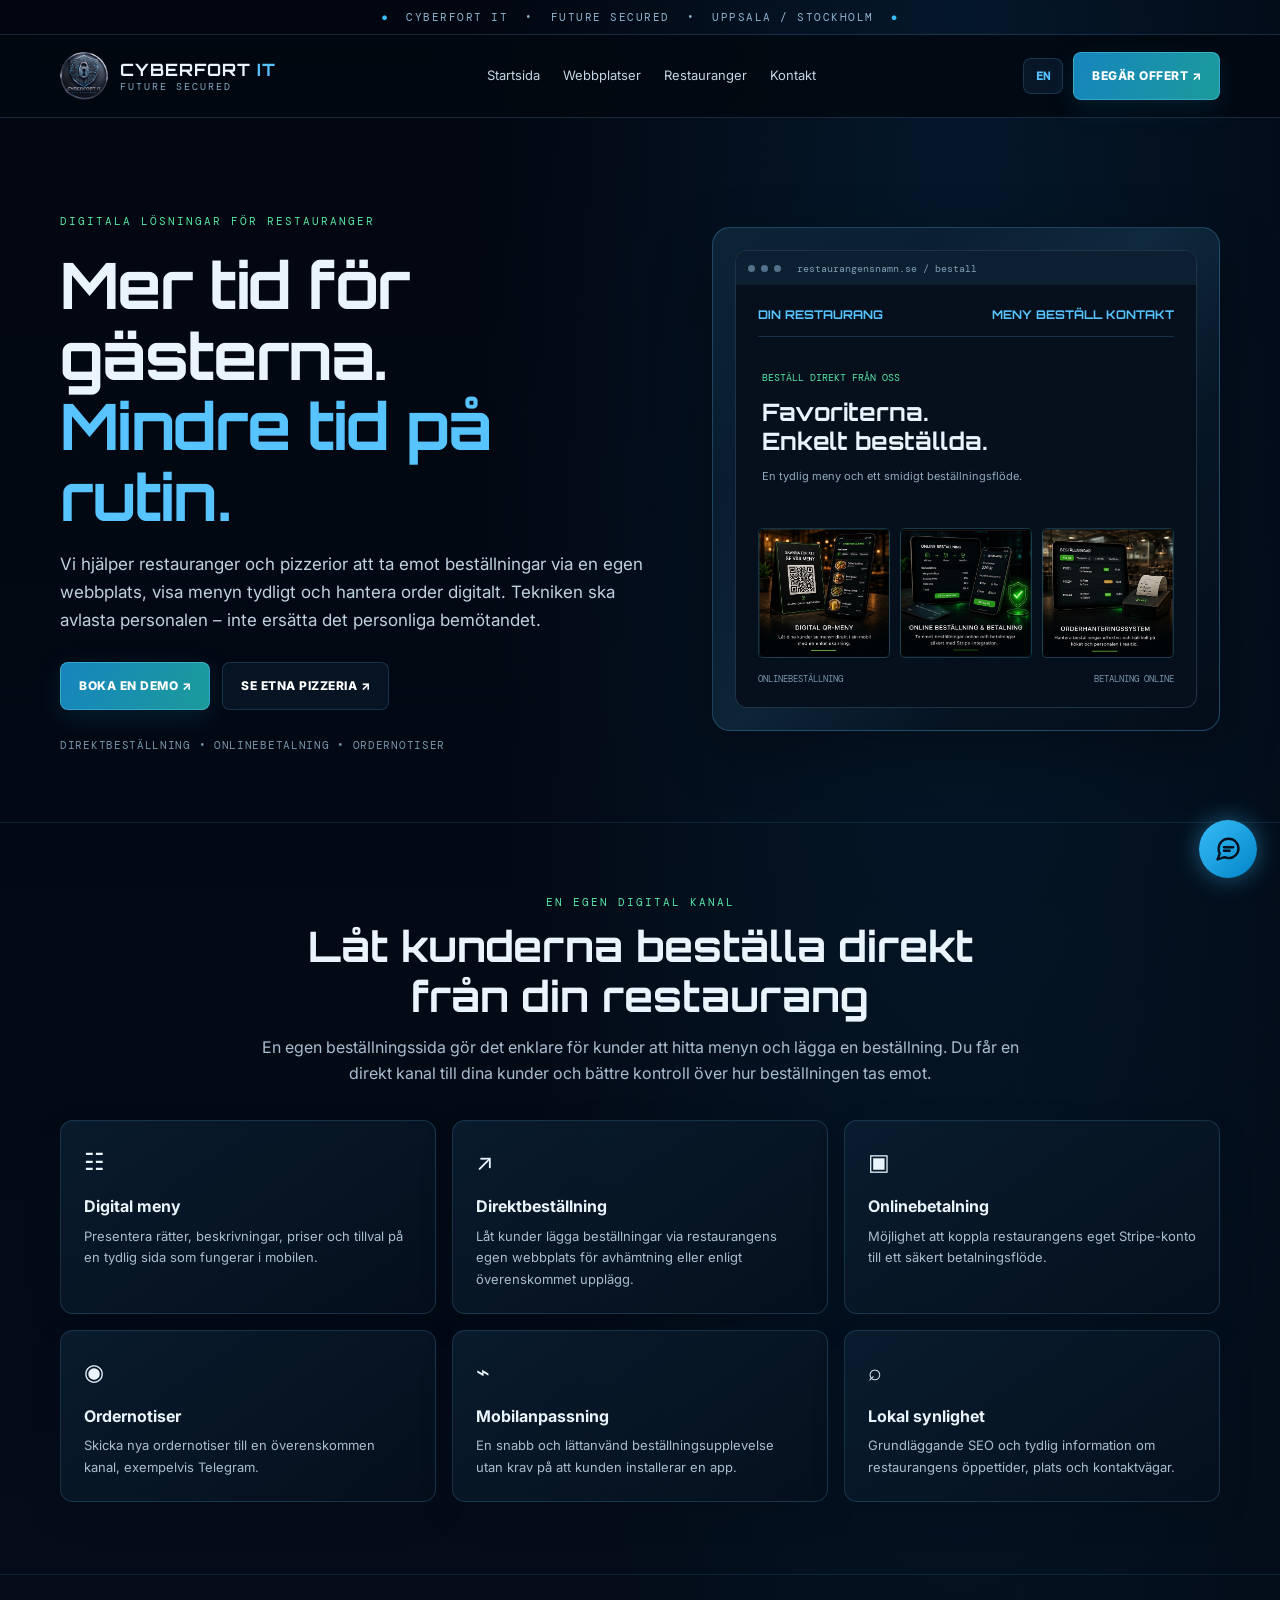
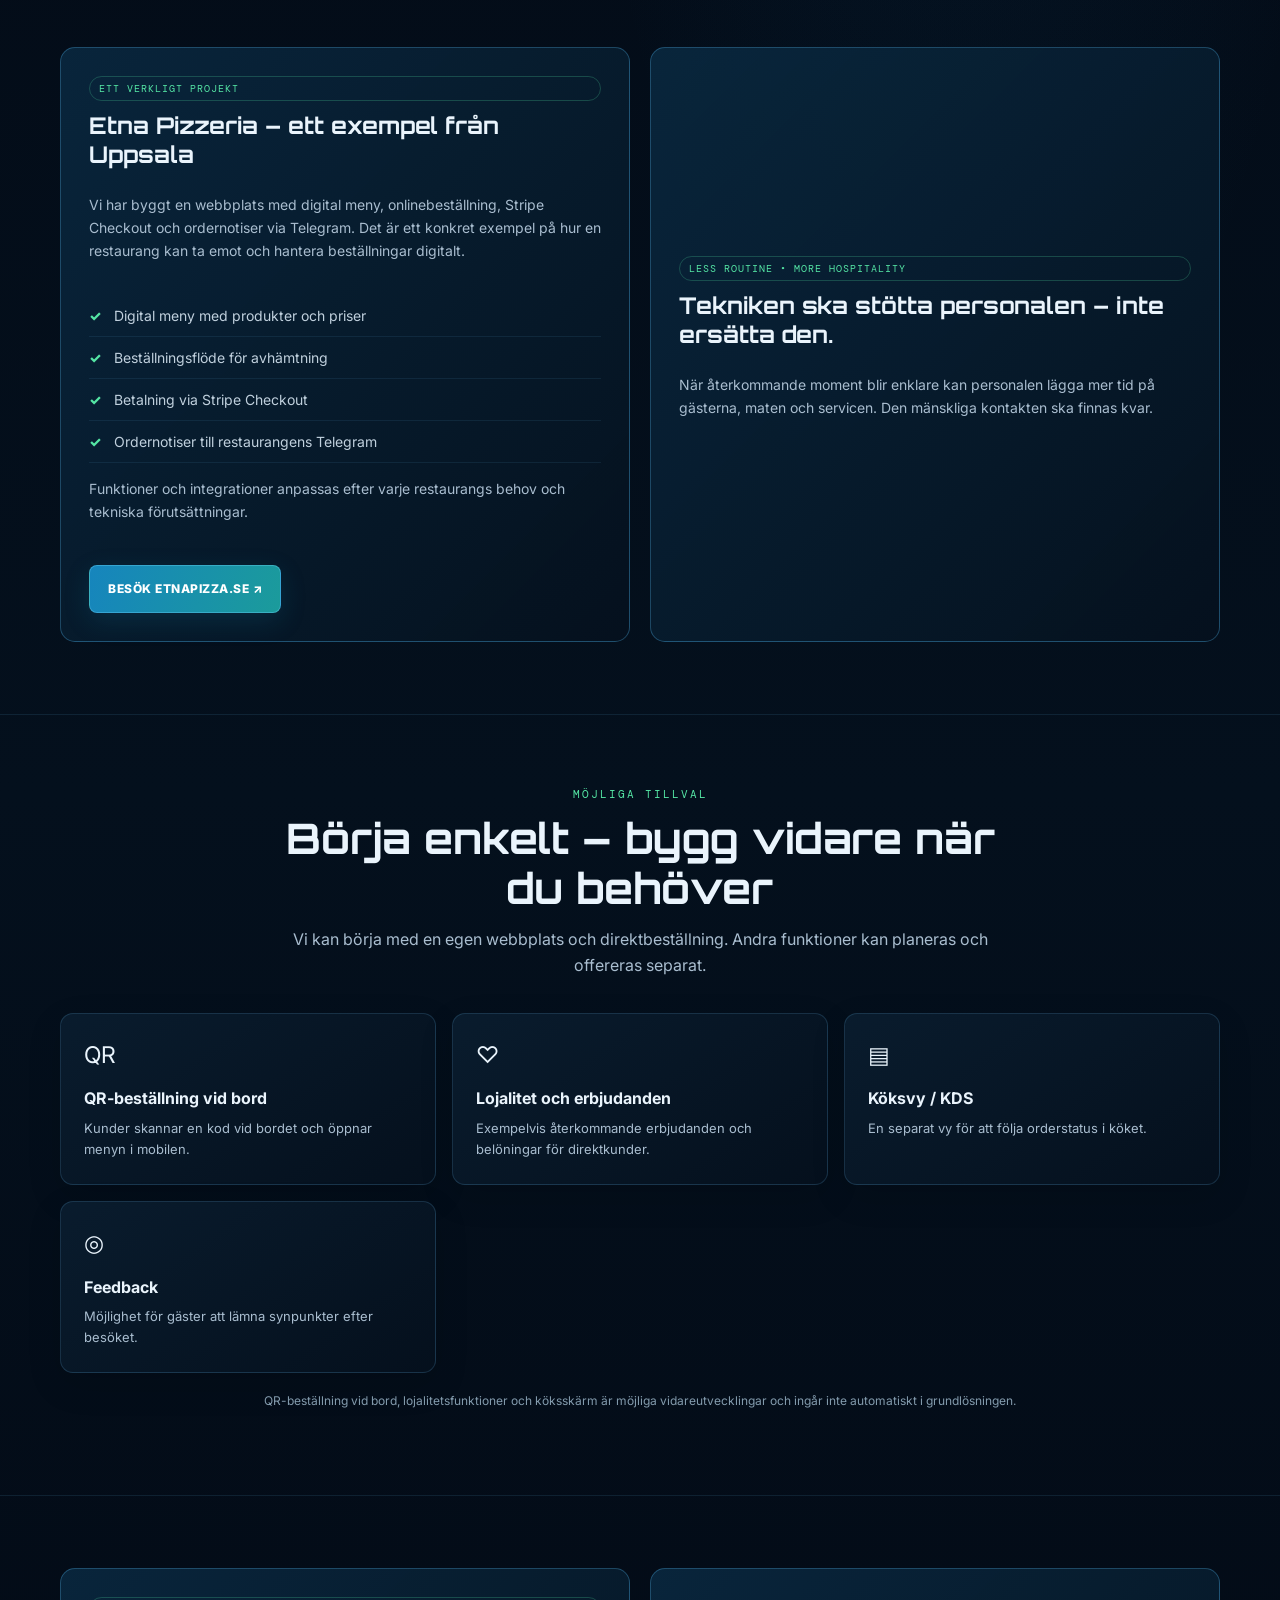
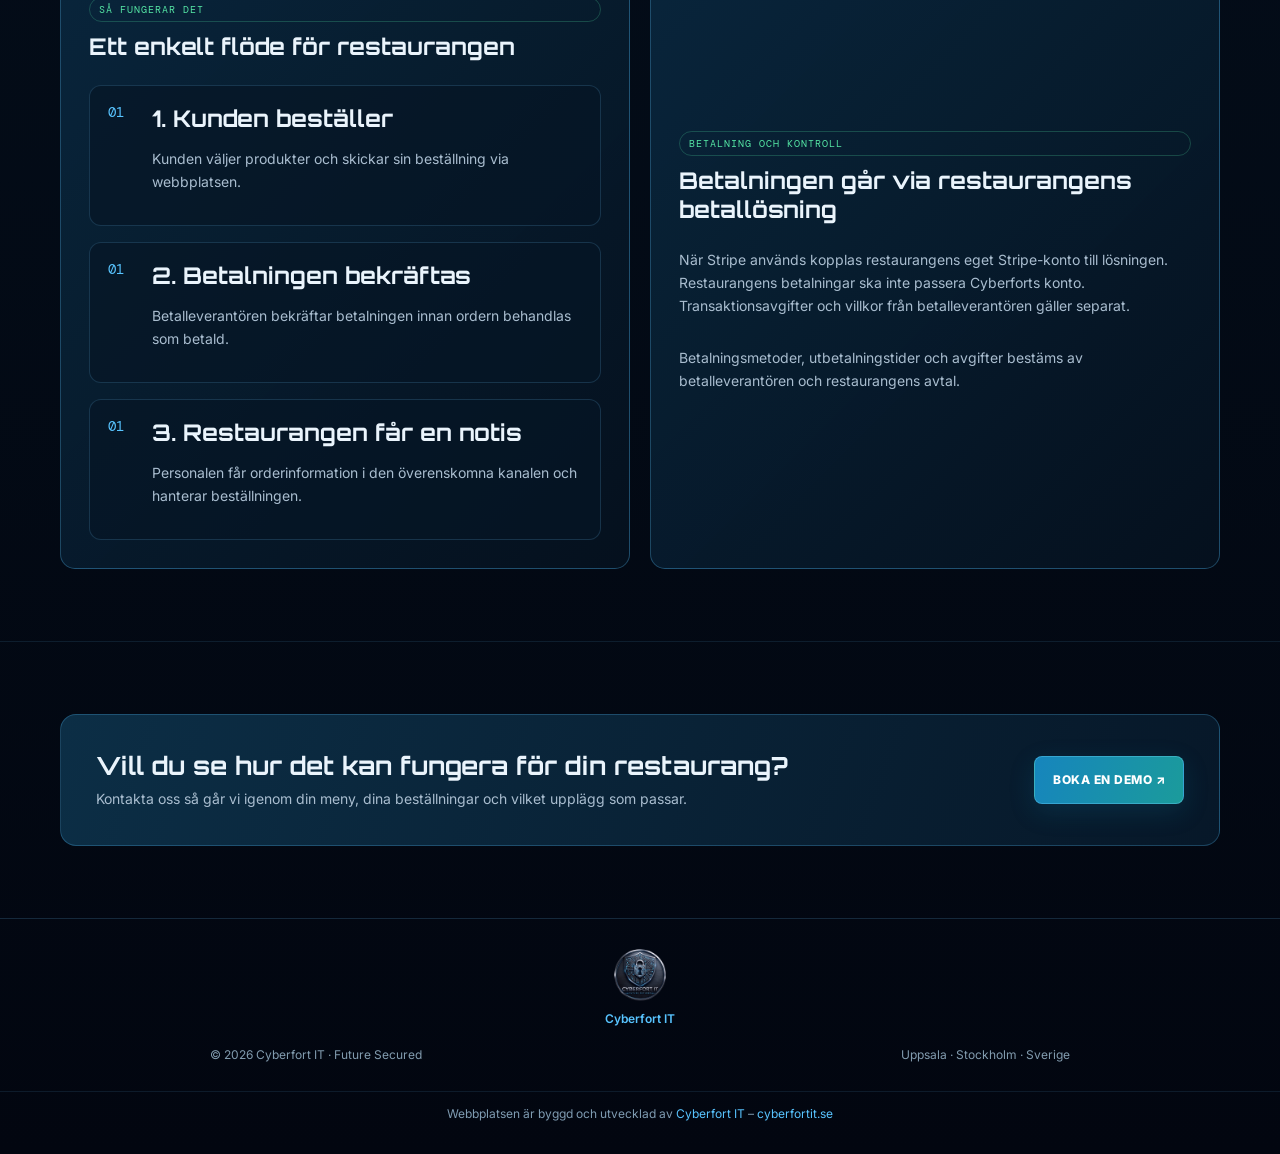
<file: restaurant-solutions/index.html>
<!doctype html><html lang="sv"><head><meta charset="utf-8"><meta name="viewport" content="width=device-width, initial-scale=1"><meta name="theme-color" content="#020610"><meta name="description" content="Webblösningar för restauranger | Cyberfort IT. Cyberfort IT skapar moderna, mobilanpassade webbplatser med svenska som grundspråk och fler språk efter behov."><link rel="canonical" href="https://cyberfortit.se/restaurant-solutions/"><meta property="og:type" content="website"><meta property="og:site_name" content="Cyberfort IT"><meta property="og:title" content="Webblösningar för restauranger | Cyberfort IT"><meta property="og:description" content="Professionella webbplatser för företag – design, SEO, språk och funktioner efter behov."><meta property="og:image" content="https://cyberfortit.se/logo.png"><title>Webblösningar för restauranger | Cyberfort IT</title><link rel="icon" type="image/png" href="/logo.png"><link rel="stylesheet" href="/assets/business-pages.css"><style>
/* ===== Preview gallery (3 cards) – every image is shown COMPLETE: no zoom, no crop, no side-shifting =====
   All three cards of a row get the SAME aspect ratio (--ar, set by the script below from the real image sizes),
   so the middle card can never be smaller than its neighbours. Images use object-fit:contain inside that frame:
   nothing is cut off. (The 12 current images differ by max ~7%, i.e. at most 2-5px of dark edge on two sides.)
   No transform/scale is used anywhere. */
.visual .mock .mockcards{display:grid;grid-template-columns:repeat(3,minmax(0,1fr));gap:10px;margin-top:12px;height:auto;align-items:start}
.visual .mock .mockcards .mockcard{position:relative;width:100%;height:auto;min-height:0;padding:0;border:0;border-radius:4px;overflow:hidden;background:#07090c;aspect-ratio:var(--ar,1.05)}
.visual .mock .mockcards .mockcard::after{content:"";position:absolute;inset:0;border-radius:inherit;border:1px solid rgba(56,189,248,.28);pointer-events:none}
.visual .mock .mockcards .mockcard img{position:absolute;inset:0;display:block;width:100%;height:100%;max-width:none;object-fit:contain;object-position:center;transform:none}
@media (max-width:640px){.visual .mock .mockcards{grid-template-columns:1fr;gap:12px}}
.topline .cf-pulse-dot{color:#38bdf8;font-weight:700;display:inline-block;animation:cfDotPulse 1.6s ease-in-out infinite}
@keyframes cfDotPulse{0%,100%{opacity:1;transform:scale(1)}50%{opacity:.25;transform:scale(.82)}}
.footer .cf-footer-stack{display:flex;flex-direction:column;align-items:center;gap:16px;width:100%}
.footer .cf-footer-brand{display:flex;flex-direction:column;align-items:center;justify-content:center;gap:8px;text-align:center}
.footer .cf-footer-brand img{height:52px;width:auto;border-radius:8px;display:block}
.footer .cf-footer-brand a{font-weight:600;text-decoration:none}
.footer .cf-footer-bottom{display:flex;align-items:center;justify-content:space-between;gap:16px;width:100%;max-width:860px;margin:0 auto}
@media (max-width:640px){.footer{padding-bottom:88px}.footer .cf-footer-bottom{flex-direction:column;align-items:center;justify-content:center;gap:6px;text-align:center;max-width:100%;padding-right:0}}
</style></head><body data-page="restaurant"><div class="topline"><span class="cf-pulse-dot" aria-hidden="true">●</span> &nbsp;CYBERFORT IT &nbsp;•&nbsp; FUTURE SECURED &nbsp;•&nbsp; UPPSALA / STOCKHOLM&nbsp; <span class="cf-pulse-dot" aria-hidden="true">●</span></div><header class="site-header"><div class="shell"><div class="navrow"><a class="brand" href="/"><img src="/logo.png" alt="Cyberfort IT"><span><strong>CYBERFORT <span>IT</span></strong><small>FUTURE SECURED</small></span></a><nav class="navlinks"><a href="/" data-t="home">Startsida</a><a href="/business-websites/" data-t="businessNav">Webbplatser</a><a href="/restaurant-solutions/" data-t="restaurantNav">Restauranger</a><a href="/#contact" data-t="contactNav">Kontakt</a></nav><div class="nav-actions"><button class="lang" id="langBtn" type="button">EN</button><a class="btn" href="mailto:info@cyberfortit.se?subject=Webbf%C3%B6rfr%C3%A5gan" data-t="headerCta">BEGÄR OFFERT ↗</a><button class="mobile-toggle" id="mobileToggle" aria-label="Öppna meny">☰</button></div></div><nav class="mobile-menu-panel" id="mobileMenu"><a href="/" data-t="home">Startsida</a><a href="/business-websites/" data-t="businessNav">Webbplatser</a><a href="/restaurant-solutions/" data-t="restaurantNav">Restauranger</a><a href="/#contact" data-t="contactNav">Kontakt</a></nav></div></header><main><section class="shell hero"><div><span class="eyebrow" data-sv="DIGITALA LÖSNINGAR FÖR RESTAURANGER" data-en="DIGITAL SOLUTIONS FOR RESTAURANTS">DIGITALA LÖSNINGAR FÖR RESTAURANGER</span><h1 data-sv="Mer tid för gästerna.<br><span>Mindre tid på rutin.</span>" data-en="More time for guests.<br><span>Less time on routine.</span>">Mer tid för gästerna.<br><span>Mindre tid på rutin.</span></h1><p class="lead" data-sv="Vi hjälper restauranger och pizzerior att ta emot beställningar via en egen webbplats, visa menyn tydligt och hantera order digitalt. Tekniken ska avlasta personalen – inte ersätta det personliga bemötandet." data-en="We help restaurants and pizzerias take orders through their own website, present their menu clearly and manage orders digitally. Technology should support the team – not replace personal hospitality.">Vi hjälper restauranger och pizzerior att ta emot beställningar via en egen webbplats, visa menyn tydligt och hantera order digitalt. Tekniken ska avlasta personalen – inte ersätta det personliga bemötandet.</p><div class="hero-actions"><a class="btn" href="mailto:info@cyberfortit.se?subject=Restaurangl%C3%B6sning">BOKA EN DEMO ↗</a><a class="btn secondary" href="https://etnapizza.se" target="_blank" rel="noopener" data-sv="SE ETNA PIZZERIA ↗" data-en="VIEW ETNA PIZZERIA ↗">SE ETNA PIZZERIA ↗</a></div><div class="micro" data-sv="DIREKTBESTÄLLNING • ONLINEBETALNING • ORDERNOTISER" data-en="DIRECT ORDERS • ONLINE PAYMENTS • ORDER NOTIFICATIONS">DIREKTBESTÄLLNING • ONLINEBETALNING • ORDERNOTISER</div></div><div class="visual"><div class="browser"><div class="browserbar"><i></i><i></i><i></i><span class="address" data-sv="restaurangensnamn.se / bestall" data-en="yourrestaurant.com / order">restaurangensnamn.se / bestall</span></div><div class="mock"><div class="mockhead"><span data-sv="DIN RESTAURANG" data-en="YOUR RESTAURANT">DIN RESTAURANG</span> <span data-sv="MENY  BESTÄLL  KONTAKT" data-en="MENU  ORDER  CONTACT">MENY  BESTÄLL  KONTAKT</span></div><div class="mockhero"><small data-sv="BESTÄLL DIREKT FRÅN OSS" data-en="ORDER DIRECTLY FROM US">BESTÄLL DIREKT FRÅN OSS</small><h3 data-sv="Favoriterna.<br>Enkelt beställda." data-en="Your favorites.<br>Easy to order.">Favoriterna.<br>Enkelt beställda.</h3><p data-sv="En tydlig meny och ett smidigt beställningsflöde." data-en="A clear menu and a smooth ordering flow.">En tydlig meny och ett smidigt beställningsflöde.</p></div><div class="mockcards"><div class="mockcard"><img id="restCard1" src="/restaurant-solutions/restaurant-sv-1.jpg" data-sv-src="/restaurant-solutions/restaurant-sv-1.jpg" data-en-src="/restaurant-solutions/restaurant-en-1.jpg" data-sv-alt="Digital QR-meny" data-en-alt="Digital QR menu" alt="Digital QR-meny" decoding="async"></div><div class="mockcard"><img id="restCard2" src="/restaurant-solutions/restaurant-sv-2.jpg" data-sv-src="/restaurant-solutions/restaurant-sv-2.jpg" data-en-src="/restaurant-solutions/restaurant-en-2.jpg" data-sv-alt="Online beställning &amp; betalning" data-en-alt="Online ordering &amp; payments" alt="Online beställning &amp; betalning" decoding="async"></div><div class="mockcard"><img id="restCard3" src="/restaurant-solutions/restaurant-sv-3.jpg" data-sv-src="/restaurant-solutions/restaurant-sv-3.jpg" data-en-src="/restaurant-solutions/restaurant-en-3.jpg" data-sv-alt="Orderhanteringssystem" data-en-alt="Order management system" alt="Orderhanteringssystem" decoding="async"></div></div><div class="mockfoot"><span data-sv="ONLINEBESTÄLLNING" data-en="ONLINE ORDERING">ONLINEBESTÄLLNING</span><span data-sv="BETALNING ONLINE" data-en="ONLINE PAYMENT">BETALNING ONLINE</span></div></div></div></div></section><section class="section"><div class="shell"><div class="section-head"><div class="eyebrow" data-sv="EN EGEN DIGITAL KANAL" data-en="YOUR OWN DIGITAL CHANNEL">EN EGEN DIGITAL KANAL</div><h2 data-sv="Låt kunderna beställa direkt från din restaurang" data-en="Let customers order directly from your restaurant">Låt kunderna beställa direkt från din restaurang</h2><p data-sv="En egen beställningssida gör det enklare för kunder att hitta menyn och lägga en beställning. Du får en direkt kanal till dina kunder och bättre kontroll över hur beställningen tas emot." data-en="Your own ordering page makes it easier for customers to find the menu and place an order. You get a direct channel to your customers and more control over how orders are received.">En egen beställningssida gör det enklare för kunder att hitta menyn och lägga en beställning. Du får en direkt kanal till dina kunder och bättre kontroll över hur beställningen tas emot.</p></div><div class="grid" id="restaurantFeatures"></div></div></section><section class="section"><div class="shell split"><div class="callout"><span class="tag" data-sv="ETT VERKLIGT PROJEKT" data-en="A REAL PROJECT">ETT VERKLIGT PROJEKT</span><h3 data-sv="Etna Pizzeria – ett exempel från Uppsala" data-en="Etna Pizzeria – a project in Uppsala">Etna Pizzeria – ett exempel från Uppsala</h3><p data-sv="Vi har byggt en webbplats med digital meny, onlinebeställning, Stripe Checkout och ordernotiser via Telegram. Det är ett konkret exempel på hur en restaurang kan ta emot och hantera beställningar digitalt." data-en="We built a website with a digital menu, online ordering, Stripe Checkout and order notifications through Telegram. It is a concrete example of how a restaurant can receive and manage orders digitally.">Vi har byggt en webbplats med digital meny, onlinebeställning, Stripe Checkout och ordernotiser via Telegram. Det är ett konkret exempel på hur en restaurang kan ta emot och hantera beställningar digitalt.</p><ul class="feature-list"><li data-sv="Digital meny med produkter och priser" data-en="Digital menu with products and prices">Digital meny med produkter och priser</li><li data-sv="Beställningsflöde för avhämtning" data-en="Ordering flow for collection">Beställningsflöde för avhämtning</li><li data-sv="Betalning via Stripe Checkout" data-en="Payments through Stripe Checkout">Betalning via Stripe Checkout</li><li data-sv="Ordernotiser till restaurangens Telegram" data-en="Order notifications to the restaurant’s Telegram">Ordernotiser till restaurangens Telegram</li></ul><p class="note" data-sv="Funktioner och integrationer anpassas efter varje restaurangs behov och tekniska förutsättningar." data-en="Features and integrations are adapted to each restaurant’s needs and technical setup.">Funktioner och integrationer anpassas efter varje restaurangs behov och tekniska förutsättningar.</p><div class="hero-actions" style="margin-bottom:0"><a class="btn" href="https://etnapizza.se" target="_blank" rel="noopener" data-sv="BESÖK ETNAPIZZA.SE ↗" data-en="VISIT ETNAPIZZA.SE ↗">BESÖK ETNAPIZZA.SE ↗</a></div></div><div class="callout"><span class="tag">LESS ROUTINE • MORE HOSPITALITY</span><h3 data-sv="Tekniken ska stötta personalen – inte ersätta den." data-en="Technology should support people – not replace them.">Tekniken ska stötta personalen – inte ersätta den.</h3><p data-sv="När återkommande moment blir enklare kan personalen lägga mer tid på gästerna, maten och servicen. Den mänskliga kontakten ska finnas kvar." data-en="When repetitive tasks become easier, staff can spend more time with guests, food and service. The human connection should remain.">När återkommande moment blir enklare kan personalen lägga mer tid på gästerna, maten och servicen. Den mänskliga kontakten ska finnas kvar.</p></div></div></section><section class="section"><div class="shell"><div class="section-head"><div class="eyebrow" data-sv="MÖJLIGA TILLVAL" data-en="OPTIONAL ADD-ONS">MÖJLIGA TILLVAL</div><h2 data-sv="Börja enkelt – bygg vidare när du behöver" data-en="Start simple – expand when you need to">Börja enkelt – bygg vidare när du behöver</h2><p data-sv="Vi kan börja med en egen webbplats och direktbeställning. Andra funktioner kan planeras och offereras separat." data-en="We can start with your own website and direct ordering. Other features can be planned and quoted separately.">Vi kan börja med en egen webbplats och direktbeställning. Andra funktioner kan planeras och offereras separat.</p></div><div class="grid" id="addOns"></div><p class="note" style="text-align:center;margin-top:18px" data-sv="QR-beställning vid bord, lojalitetsfunktioner och köksskärm är möjliga vidareutvecklingar och ingår inte automatiskt i grundlösningen." data-en="Table QR ordering, loyalty features and kitchen displays are possible future extensions and are not automatically included in the standard solution.">QR-beställning vid bord, lojalitetsfunktioner och köksskärm är möjliga vidareutvecklingar och ingår inte automatiskt i grundlösningen.</p></div></section><section class="section"><div class="shell split"><div class="callout"><span class="tag" data-sv="SÅ FUNGERAR DET" data-en="HOW IT WORKS">SÅ FUNGERAR DET</span><h3 data-sv="Ett enkelt flöde för restaurangen" data-en="A straightforward flow for your restaurant">Ett enkelt flöde för restaurangen</h3><div class="grid" id="restaurantSteps" style="grid-template-columns:1fr;margin-top:14px"></div></div><div class="callout"><span class="tag" data-sv="BETALNING OCH KONTROLL" data-en="PAYMENTS AND CONTROL">BETALNING OCH KONTROLL</span><h3 data-sv="Betalningen går via restaurangens betallösning" data-en="Payments use the restaurant’s payment account">Betalningen går via restaurangens betallösning</h3><p data-sv="När Stripe används kopplas restaurangens eget Stripe-konto till lösningen. Restaurangens betalningar ska inte passera Cyberforts konto. Transaktionsavgifter och villkor från betalleverantören gäller separat." data-en="When Stripe is used, the restaurant’s own Stripe account is connected to the solution. Restaurant payments do not pass through Cyberfort’s account. Payment-provider fees and terms apply separately.">När Stripe används kopplas restaurangens eget Stripe-konto till lösningen. Restaurangens betalningar ska inte passera Cyberforts konto. Transaktionsavgifter och villkor från betalleverantören gäller separat.</p><p class="note" data-sv="Betalningsmetoder, utbetalningstider och avgifter bestäms av betalleverantören och restaurangens avtal." data-en="Payment methods, payout timing and fees are determined by the payment provider and the restaurant’s agreement.">Betalningsmetoder, utbetalningstider och avgifter bestäms av betalleverantören och restaurangens avtal.</p></div></div></section><section class="section"><div class="shell"><div class="cta-band"><div><h2 data-sv="Vill du se hur det kan fungera för din restaurang?" data-en="Want to see how this could work for your restaurant?">Vill du se hur det kan fungera för din restaurang?</h2><p data-sv="Kontakta oss så går vi igenom din meny, dina beställningar och vilket upplägg som passar." data-en="Contact us and we’ll review your menu, ordering process and the setup that fits your business.">Kontakta oss så går vi igenom din meny, dina beställningar och vilket upplägg som passar.</p></div><a class="btn" href="mailto:info@cyberfortit.se?subject=Demo%20Restaurant%20Solutions" data-sv="BOKA EN DEMO ↗" data-en="BOOK A DEMO ↗">BOKA EN DEMO ↗</a></div></div></section></main><footer class="footer"><div class="shell cf-footer-stack"><div class="cf-footer-brand"><img src="/logo.png" alt="Cyberfort IT"><a href="/" data-sv="Cyberfort IT" data-en="Cyberfort IT">Cyberfort IT</a></div><div class="cf-footer-bottom"><span>© <span id="year"></span> Cyberfort IT · Future Secured</span><span>Uppsala · Stockholm · Sverige</span></div></div></footer><script src="/assets/business-pages.js"></script><script>
/* Preview gallery: language-matched images + exact frame sizing.
   - Single source of truth for language = <html lang>, which /assets/business-pages.js sets on load and on every SV/EN toggle
     (that same script also swaps all [data-sv][data-en] texts, so text and images always follow the same value).
   - We only READ lang (MutationObserver on the lang attribute) and WRITE img src / --ar. We never write lang,
     so nothing can re-trigger itself. No timers, no polling, no resize listeners -> no loops, no freezes. */
(function () {
  'use strict';
  var imgs = ['restCard1','restCard2','restCard3'].map(function (id) { return document.getElementById(id); }).filter(Boolean);
  if (!imgs.length) return;
  var root = document.documentElement;

  function currentLang() {
    return String(root.getAttribute('lang') || 'sv').toLowerCase().indexOf('en') === 0 ? 'en' : 'sv';
  }

  // 1) Language-matched src / alt (only written when different -> a load happens once per real change)
  function syncSources() {
    var l = currentLang();
    imgs.forEach(function (img) {
      var src = img.getAttribute('data-' + l + '-src');
      var alt = img.getAttribute('data-' + l + '-alt');
      if (alt !== null && img.getAttribute('alt') !== alt) img.setAttribute('alt', alt);
      if (src && img.getAttribute('src') !== src) img.setAttribute('src', src);
    });
  }

  // 2) One shared card ratio for the whole row (pure function of the images' current natural sizes -> safe to call any time)
  function ratioOf(img) {
    return (img.naturalWidth > 0 && img.naturalHeight > 0) ? img.naturalWidth / img.naturalHeight : 0;
  }
  function syncFrames() {
    // While any image is still loading (e.g. right after an SV/EN switch) keep the current ratio:
    // the row never shows a half-updated, uneven state.
    for (var i = 0; i < imgs.length; i++) { if (!imgs[i].complete) return; }
    var ratios = imgs.map(ratioOf);
    var known = ratios.filter(function (r) { return r > 0; });
    if (!known.length) return;
    var min = Math.min.apply(null, known), max = Math.max.apply(null, known);
    // Normal case: one common ratio (geometric middle) -> all three cards identical in width AND height.
    // Safety valve: if a future image is wildly different (>15%), every card follows its own image instead
    // (still no clipping) rather than showing big empty bars.
    var shared = (max / min <= 1.15) ? Math.sqrt(min * max) : 0;
    imgs.forEach(function (img, i) {
      var r = shared || ratios[i] || shared;
      if (r > 0 && img.parentNode) img.parentNode.style.setProperty('--ar', String(Math.round(r * 10000) / 10000));
    });
  }

  imgs.forEach(function (img) {
    img.addEventListener('load', syncFrames);
    img.addEventListener('error', syncFrames);
  });

  syncSources();
  syncFrames();

  try {
    new MutationObserver(function () { syncSources(); syncFrames(); })
      .observe(root, { attributes: true, attributeFilter: ['lang'] });
  } catch (e) { /* very old browser: images keep the default (Swedish) source */ }
})();
</script><form name="email-modal-form" method="POST" data-netlify="true" data-netlify-honeypot="bot-field" hidden><input type="hidden" name="form-name" value="email-modal-form"><input type="hidden" name="recipient"><input name="bot-field"><input name="name"><input name="email"><textarea name="message"></textarea></form></body></html>
</file>
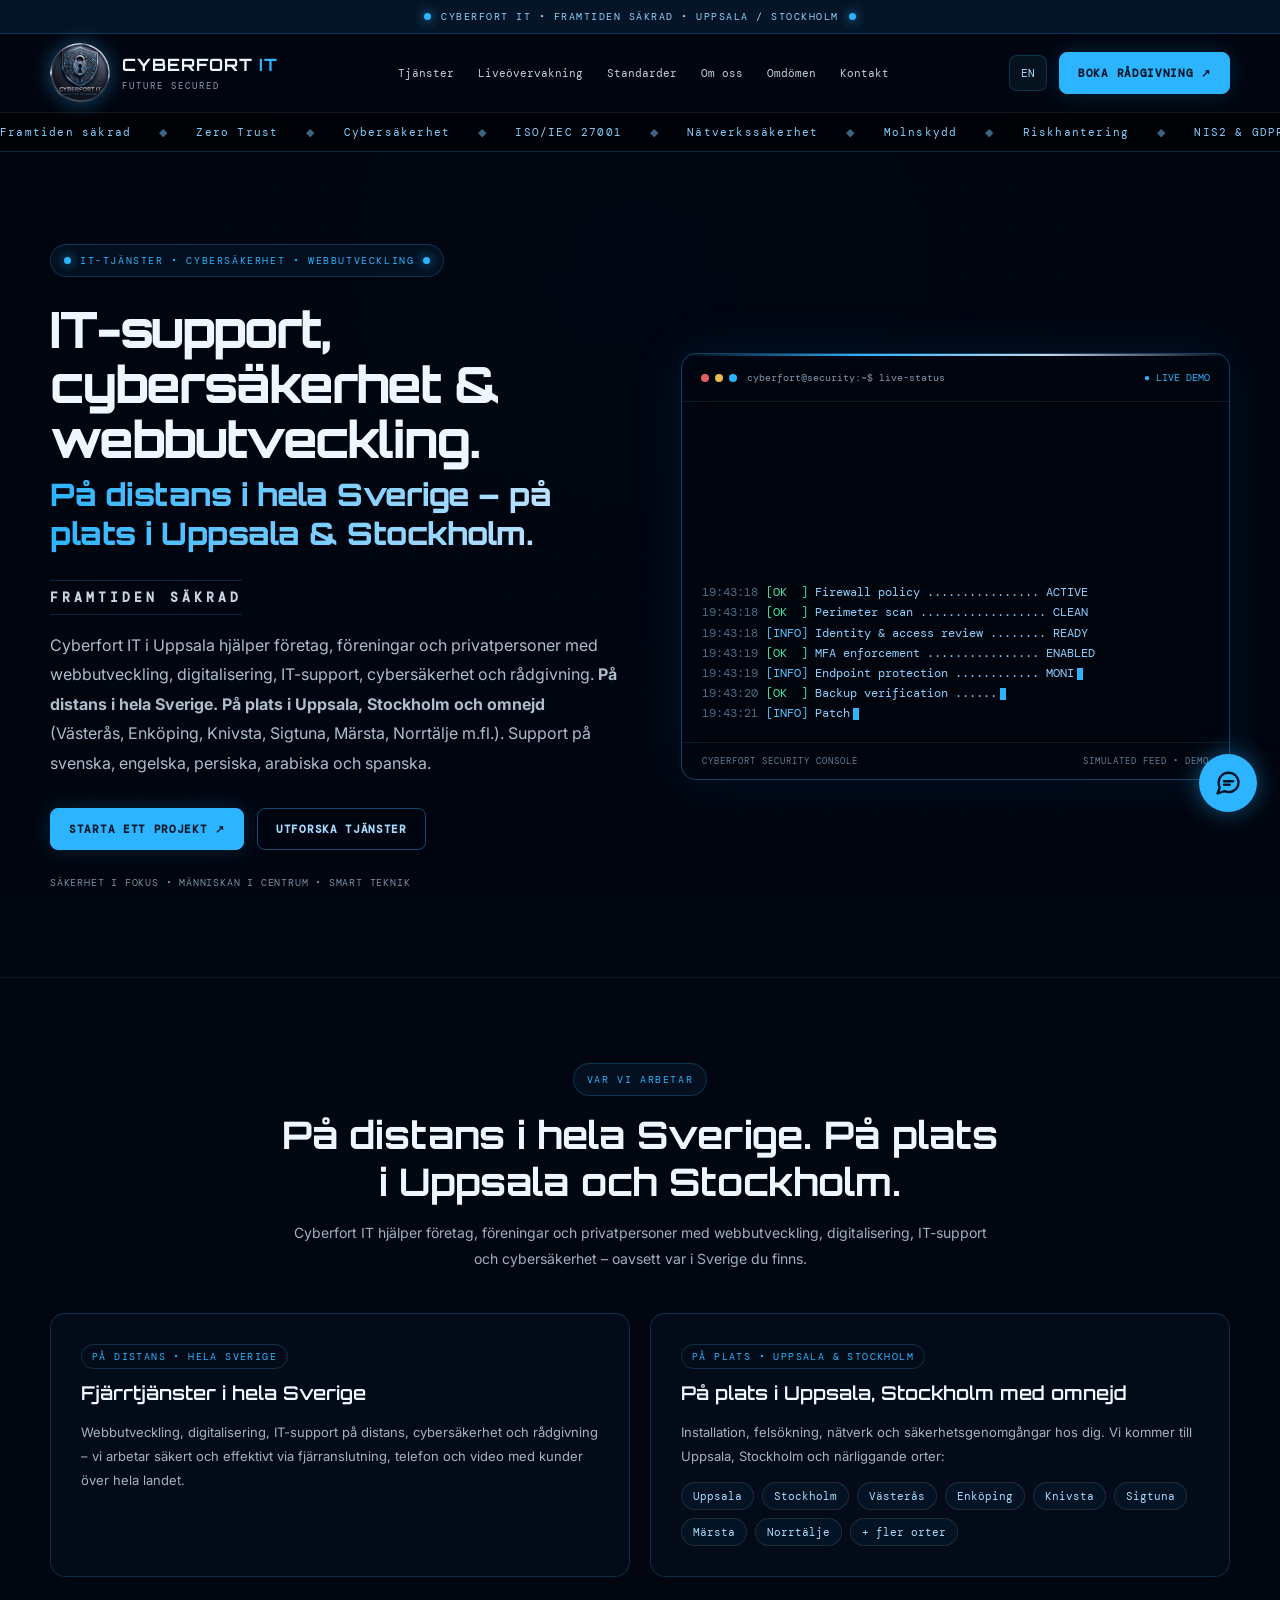
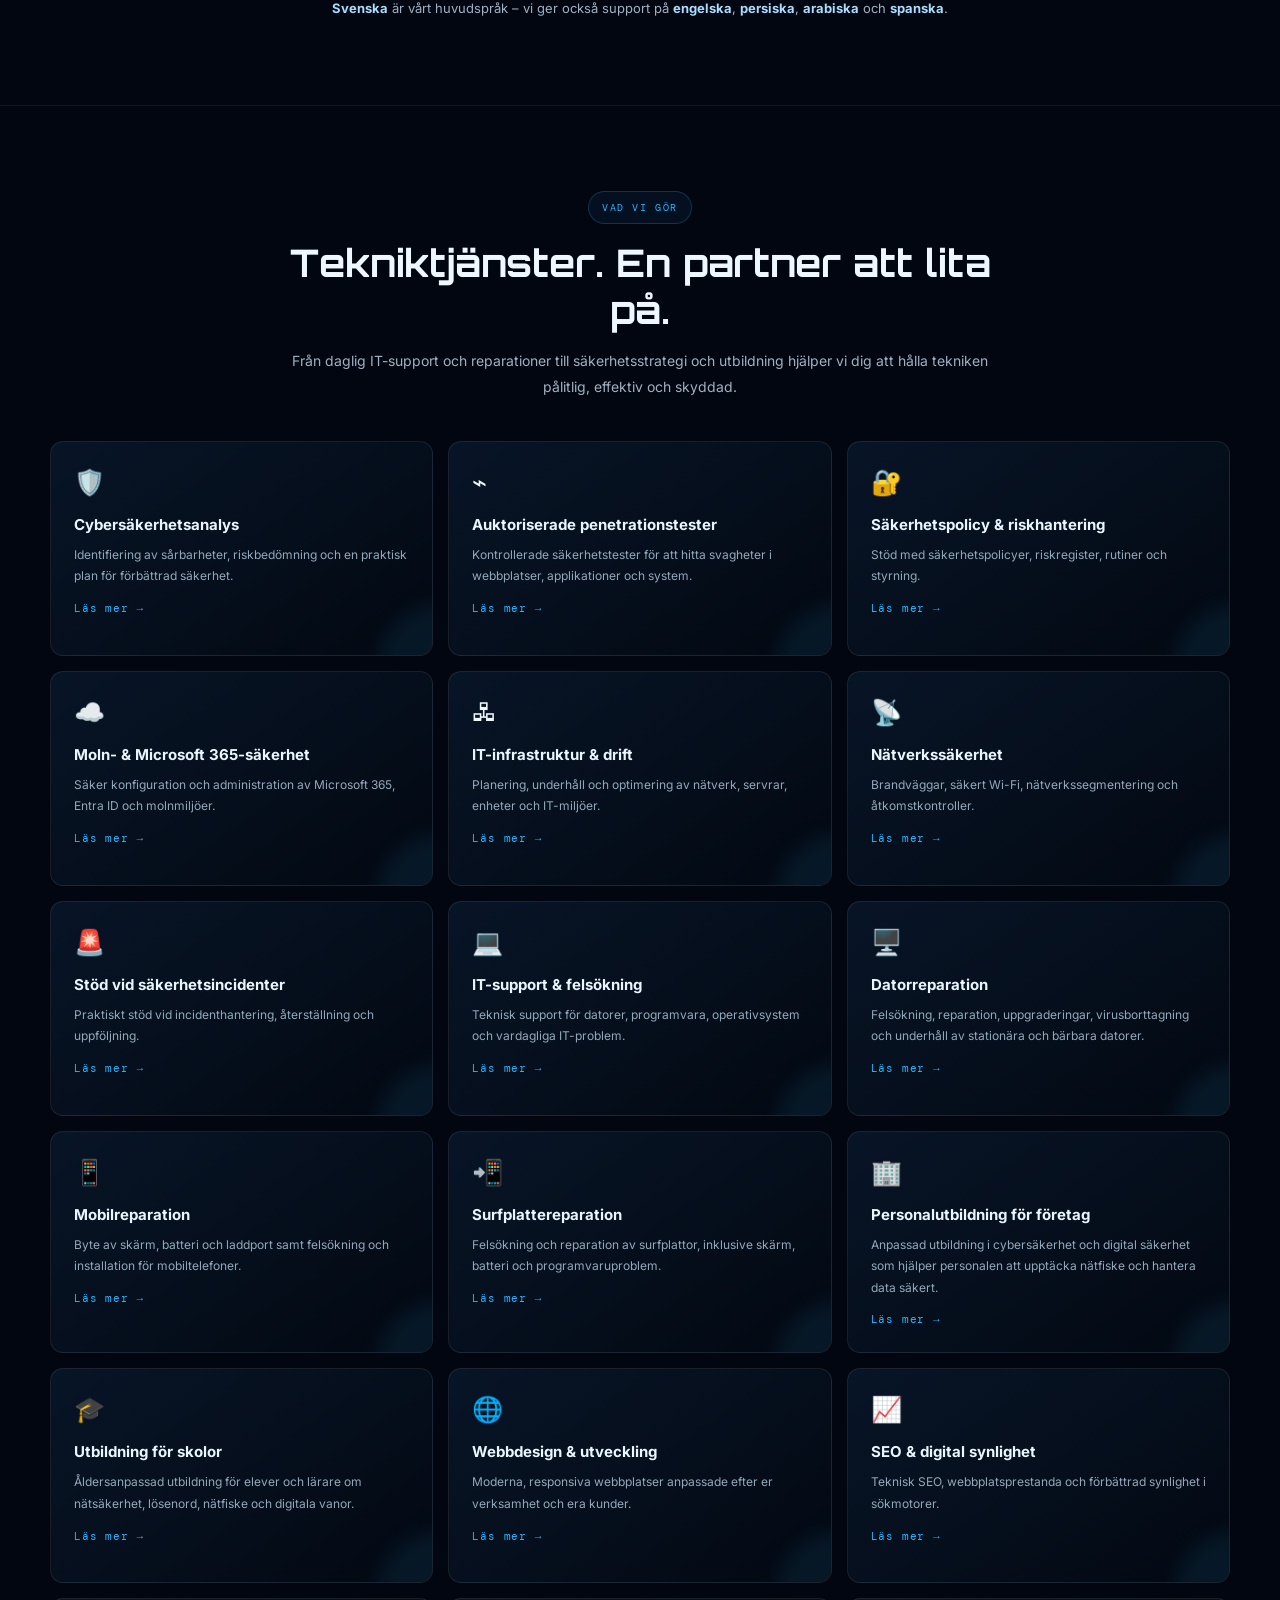
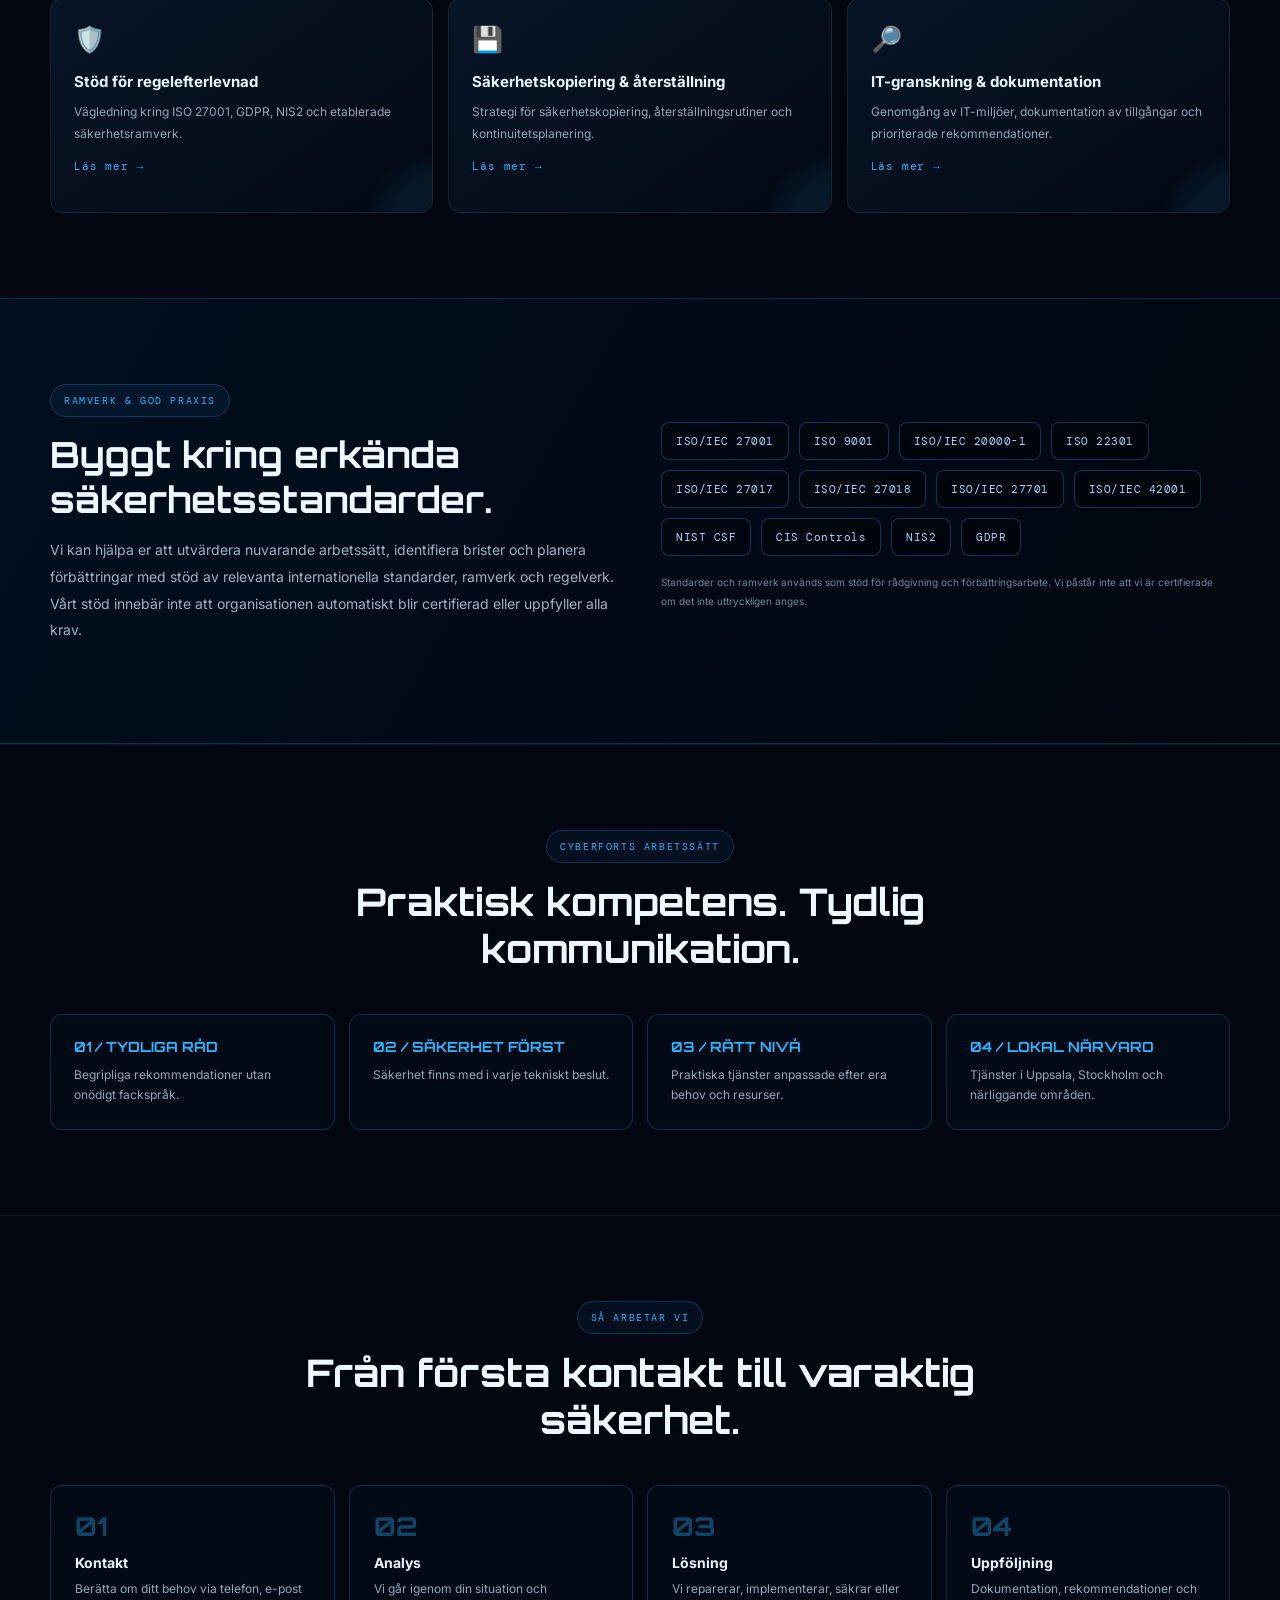
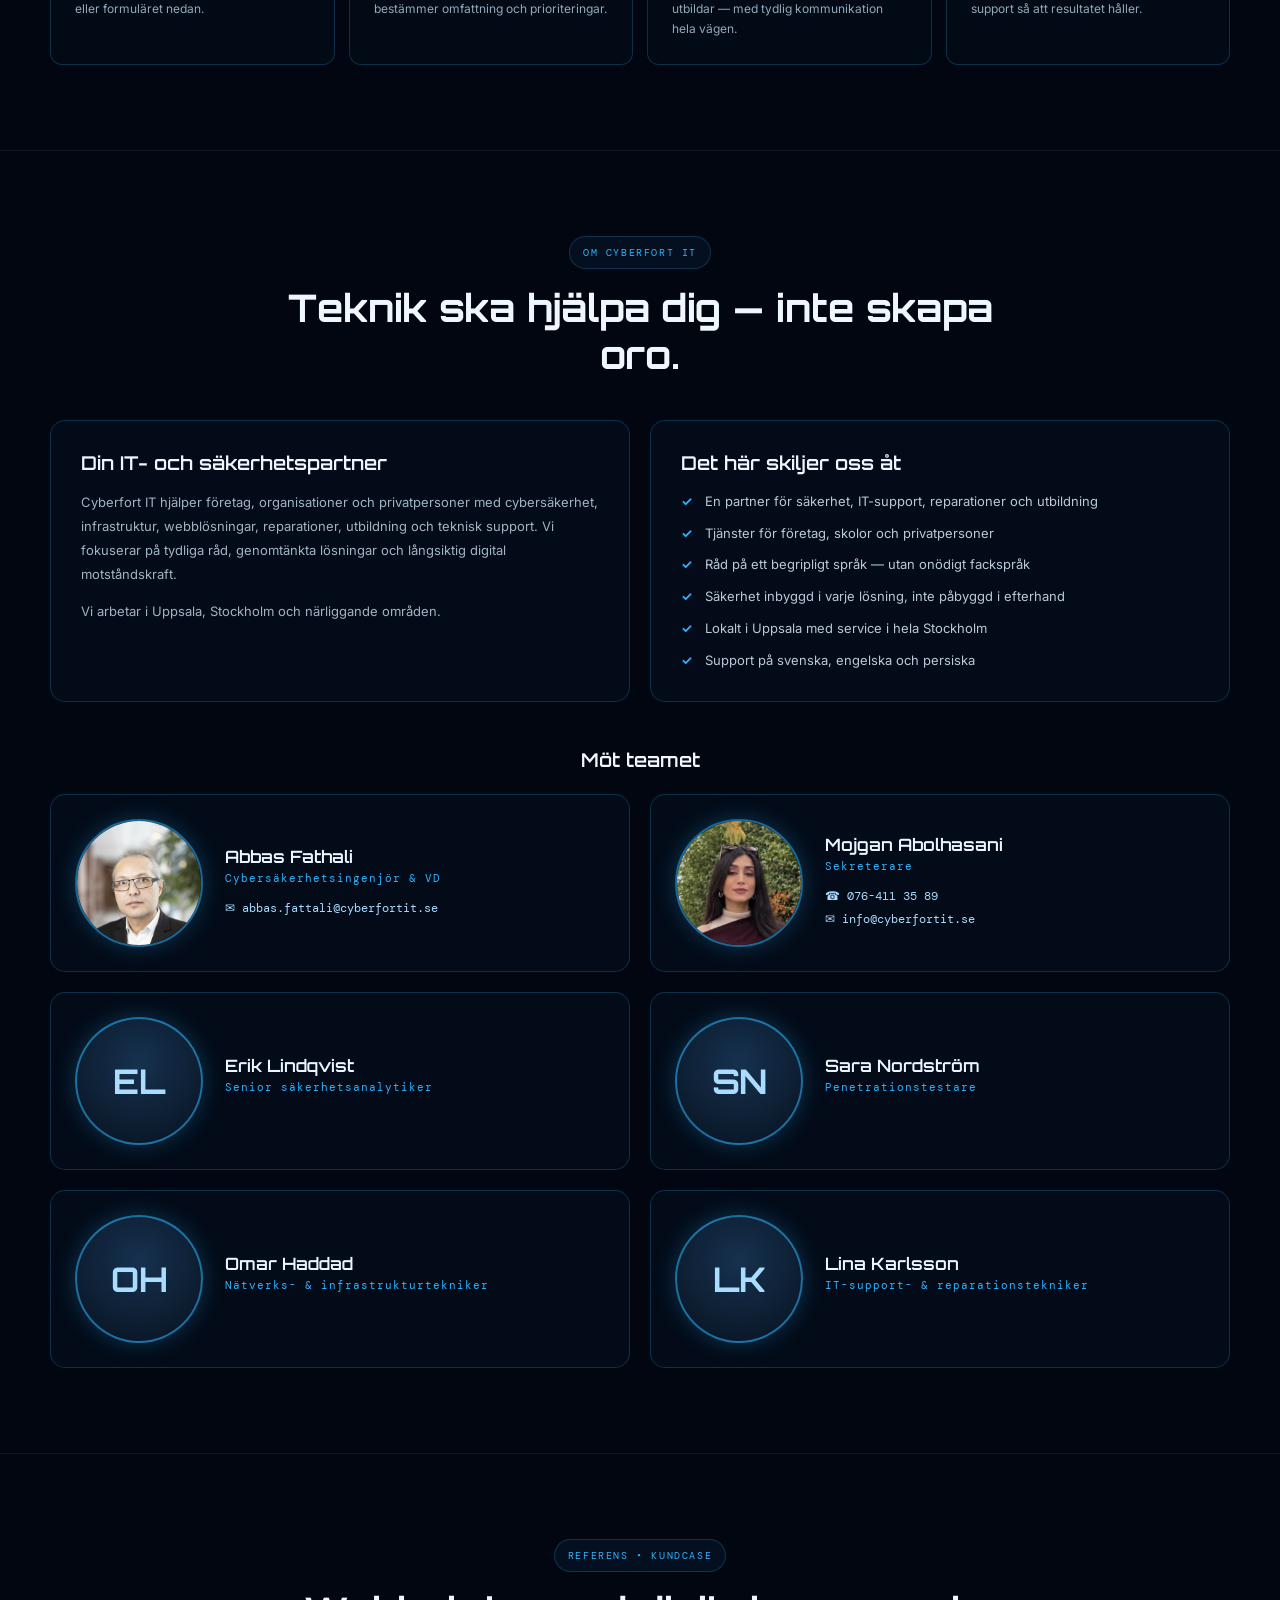
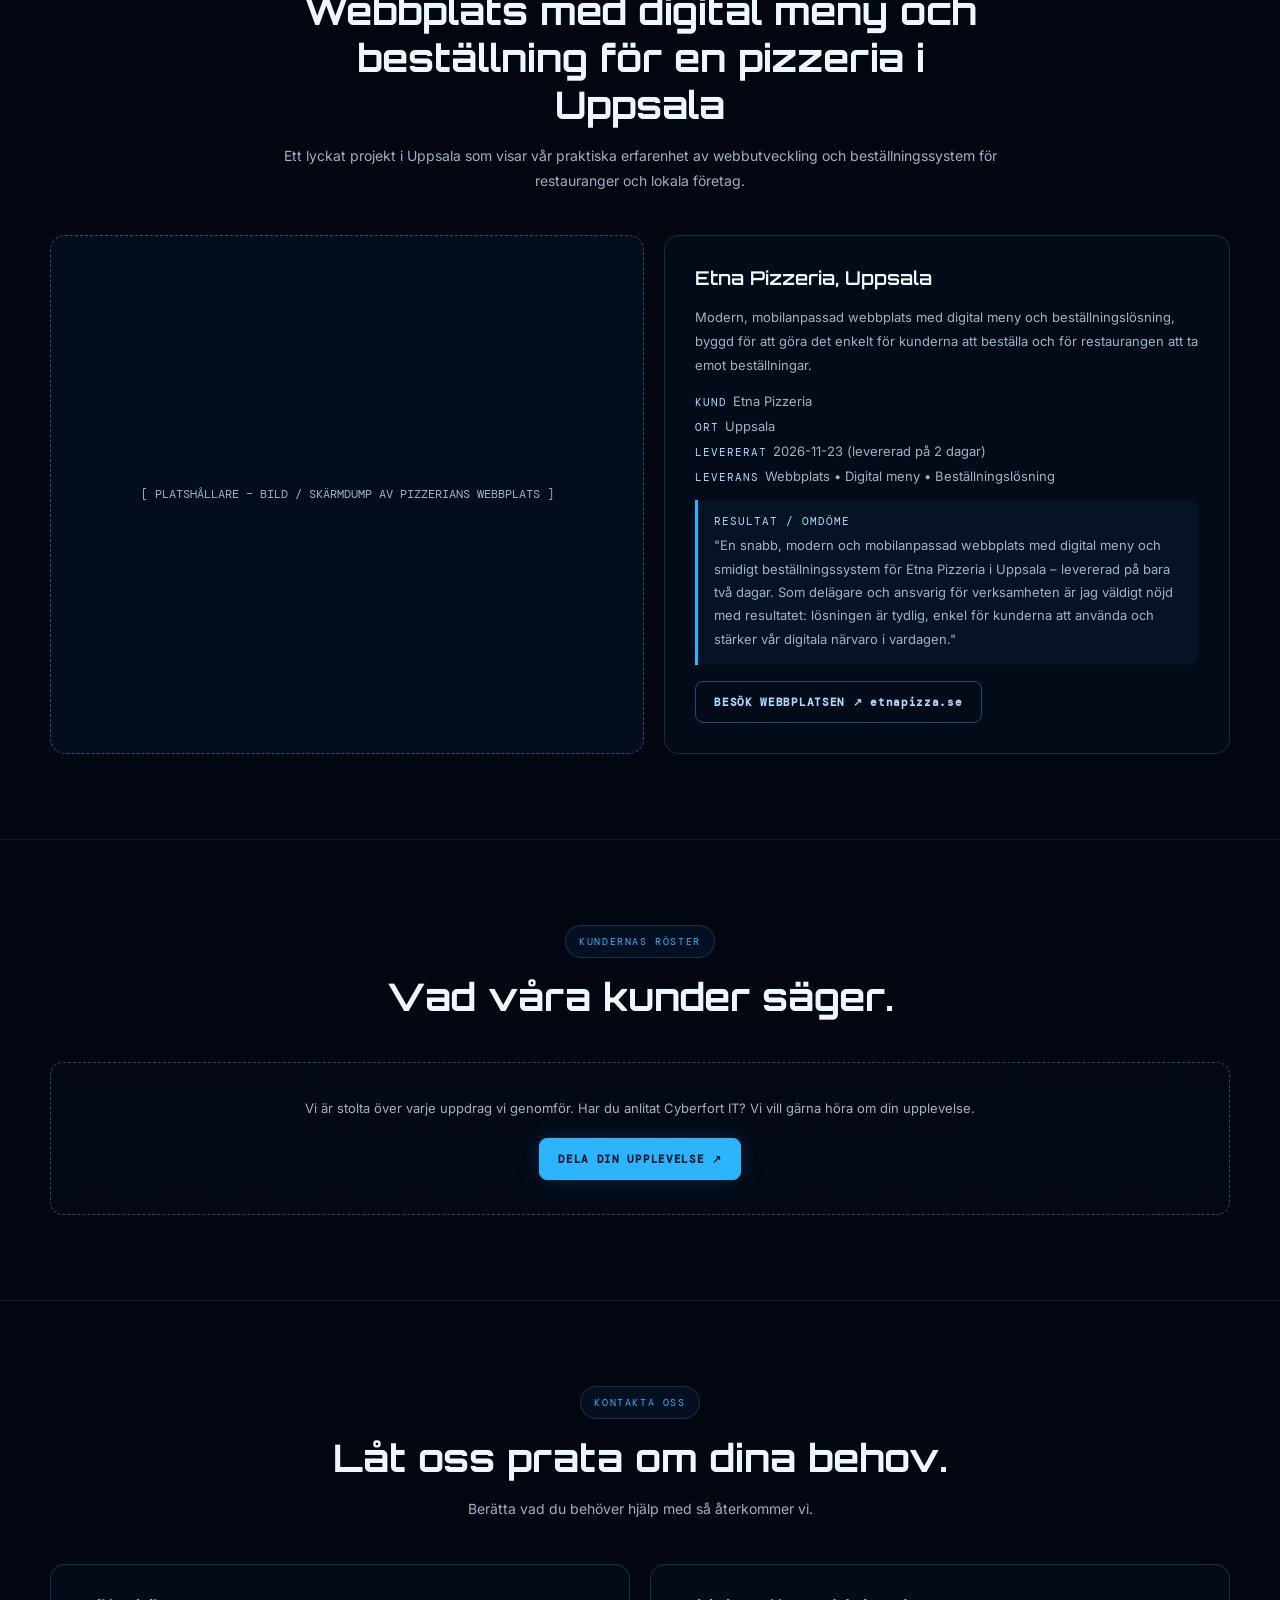
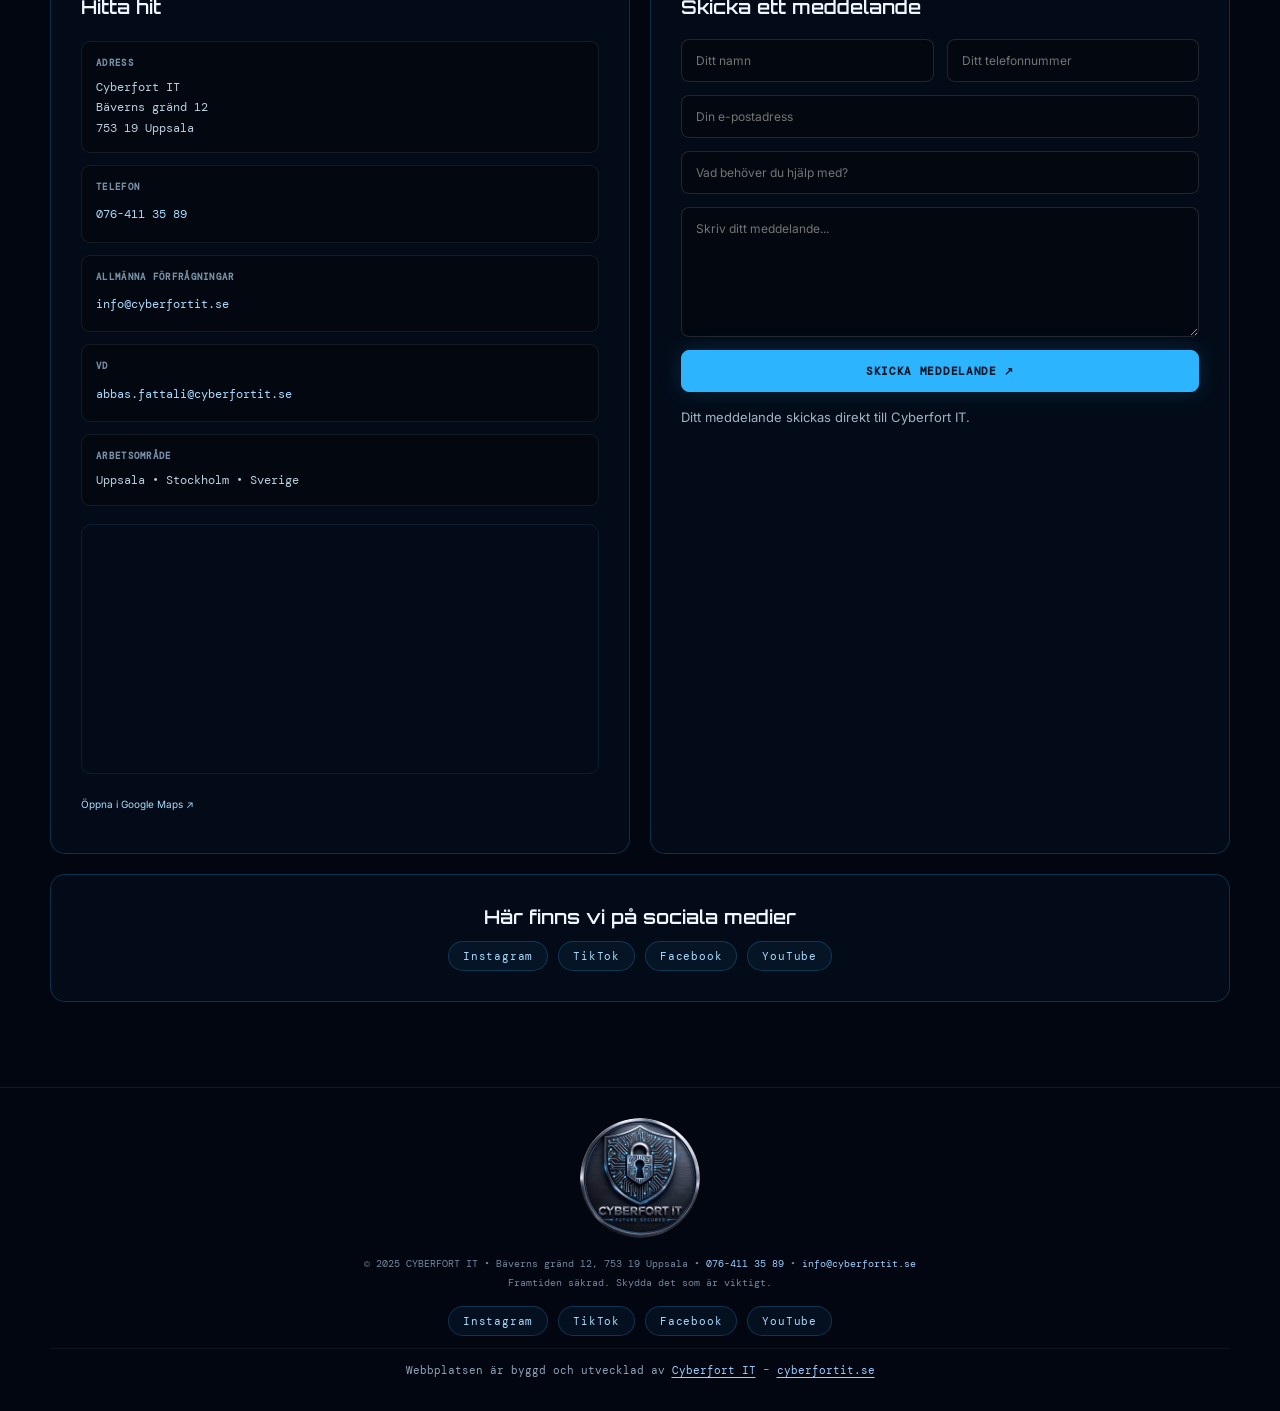
<file: index (34).html>
<!doctype html>
<html lang="sv">
<head>
<meta charset="utf-8"><meta name="viewport" content="width=device-width, initial-scale=1">
<meta name="theme-color" content="#020610"><meta name="description" content="Cyberfort IT i Uppsala: webbutveckling, digitalisering, IT-support på distans, cybersäkerhet och rådgivning i hela Sverige – samt på plats i Uppsala, Stockholm och omnejd. Support på svenska, engelska, persiska, arabiska och spanska.">
<link rel="canonical" href="https://cyberfortit.se/">
<meta property="og:type" content="website"><meta property="og:site_name" content="Cyberfort IT"><meta property="og:locale" content="sv_SE"><meta property="og:locale:alternate" content="en_US">
<meta property="og:title" content="Cyberfort IT – IT-support, cybersäkerhet & webbutveckling | Uppsala, Stockholm & hela Sverige"><meta property="og:description" content="Webbutveckling, digitalisering, IT-support och cybersäkerhet. På distans i hela Sverige och på plats i Uppsala, Stockholm med omnejd."><meta property="og:url" content="https://cyberfortit.se/"><meta property="og:image" content="https://cyberfortit.se/logo.png"><meta property="og:image:alt" content="Cyberfort IT – Future Secured">
<meta name="twitter:card" content="summary"><meta name="twitter:title" content="Cyberfort IT – IT-support, cybersäkerhet & webbutveckling | Uppsala, Stockholm & hela Sverige"><meta name="twitter:description" content="Webbutveckling, digitalisering, IT-support och cybersäkerhet. På distans i hela Sverige och på plats i Uppsala, Stockholm med omnejd."><meta name="twitter:image" content="https://cyberfortit.se/logo.png">
<title>Cyberfort IT – IT-support, cybersäkerhet & webbutveckling | Uppsala, Stockholm & hela Sverige</title>
<link rel="icon" id="favicon" type="image/png" sizes="512x512" href="/logo.png">
<link rel="apple-touch-icon" sizes="512x512" href="/logo.png">
<link rel="preconnect" href="https://fonts.googleapis.com"><link rel="preconnect" href="https://fonts.gstatic.com" crossorigin>
<link href="https://fonts.googleapis.com/css2?family=DM+Mono:wght@400;500&family=Inter:wght@400;500;600;700;800&family=Orbitron:wght@500;600;700;800&display=swap" rel="stylesheet">
<script type="application/ld+json">
{
 "@context": "https://schema.org",
 "@graph": [
  {
   "@type": "Organization",
   "@id": "https://cyberfortit.se/#organization",
   "name": "Cyberfort IT",
   "url": "https://cyberfortit.se",
   "logo": "https://cyberfortit.se/logo.png",
   "image": "https://cyberfortit.se/logo.png",
   "slogan": "Future Secured",
   "email": "info@cyberfortit.se",
   "telephone": "+46764113589",
   "address": {
    "@type": "PostalAddress",
    "streetAddress": "Bäverns gränd 12",
    "postalCode": "753 19",
    "addressLocality": "Uppsala",
    "addressRegion": "Uppsala län",
    "addressCountry": "SE"
   },
   "areaServed": [
    {
     "@type": "City",
     "name": "Uppsala"
    },
    {
     "@type": "City",
     "name": "Stockholm"
    },
    {
     "@type": "City",
     "name": "Västerås"
    },
    {
     "@type": "City",
     "name": "Enköping"
    },
    {
     "@type": "City",
     "name": "Knivsta"
    },
    {
     "@type": "City",
     "name": "Sigtuna"
    },
    {
     "@type": "City",
     "name": "Märsta"
    },
    {
     "@type": "City",
     "name": "Norrtälje"
    },
    {
     "@type": "Country",
     "name": "Sverige"
    }
   ],
   "knowsLanguage": [
    "sv",
    "en",
    "fa",
    "ar",
    "es"
   ],
   "sameAs": [
    "https://www.instagram.com/cyberfort_it.swedish?lqvp=Y3QyMWRncXQ2dTV4&utm_source=qr",
    "https://www.tiktok.com/@cyberfort.it.swedish?_r=1&_t=ZN-9BfdkWBqit4",
    "https://www.facebook.com/share/1dnYBNWk2E/?mibextid=wwXIfr",
    "https://youtube.com/@cyberfortit?si=KmVAo2_C7pKN9HIi"
   ]
  },
  {
   "@type": "ITService",
   "@id": "https://cyberfortit.se/#service",
   "name": "Cyberfort IT",
   "url": "https://cyberfortit.se",
   "logo": "https://cyberfortit.se/logo.png",
   "image": "https://cyberfortit.se/logo.png",
   "description": "Cyberfort IT i Uppsala: webbutveckling, digitalisering, IT-support på distans, cybersäkerhet och rådgivning i hela Sverige – samt på plats i Uppsala, Stockholm och omnejd. Support på svenska, engelska, persiska, arabiska och spanska.",
   "slogan": "Future Secured",
   "email": "info@cyberfortit.se",
   "telephone": "+46764113589",
   "address": {
    "@type": "PostalAddress",
    "streetAddress": "Bäverns gränd 12",
    "postalCode": "753 19",
    "addressLocality": "Uppsala",
    "addressRegion": "Uppsala län",
    "addressCountry": "SE"
   },
   "areaServed": [
    {
     "@type": "City",
     "name": "Uppsala"
    },
    {
     "@type": "City",
     "name": "Stockholm"
    },
    {
     "@type": "City",
     "name": "Västerås"
    },
    {
     "@type": "City",
     "name": "Enköping"
    },
    {
     "@type": "City",
     "name": "Knivsta"
    },
    {
     "@type": "City",
     "name": "Sigtuna"
    },
    {
     "@type": "City",
     "name": "Märsta"
    },
    {
     "@type": "City",
     "name": "Norrtälje"
    },
    {
     "@type": "Country",
     "name": "Sverige"
    }
   ],
   "availableLanguage": [
    "Svenska",
    "English",
    "فارسی",
    "العربية",
    "Español"
   ],
   "serviceType": [
    "Webbutveckling",
    "Digitalisering",
    "IT-support på distans",
    "Cybersäkerhet",
    "IT-rådgivning"
   ],
   "provider": {
    "@id": "https://cyberfortit.se/#organization"
   },
   "sameAs": [
    "https://www.instagram.com/cyberfort_it.swedish?lqvp=Y3QyMWRncXQ2dTV4&utm_source=qr",
    "https://www.tiktok.com/@cyberfort.it.swedish?_r=1&_t=ZN-9BfdkWBqit4",
    "https://www.facebook.com/share/1dnYBNWk2E/?mibextid=wwXIfr",
    "https://youtube.com/@cyberfortit?si=KmVAo2_C7pKN9HIi"
   ]
  }
 ]
}
</script>
<style>
/* Palette matched to the Cyberfort IT logo: deep navy, electric blue, steel silver */
:root{--bg:#020610;--panel:rgba(5,14,28,.88);--line:rgba(45,180,255,.22);--green:#2db4ff;--mint:#a9dcff;--muted:#9fb1c2;--white:#eef7ff;--silver:#c9d6e2;--max:1180px}
*{box-sizing:border-box}html{scroll-behavior:smooth;scroll-padding-top:90px}body{margin:0;background:var(--bg);color:var(--white);font-family:Inter,Arial,sans-serif;overflow-x:hidden}a{color:inherit;text-decoration:none}button,input,textarea{font:inherit}
.matrix{position:fixed;inset:0;z-index:0;pointer-events:none;overflow:hidden;opacity:.15;background:radial-gradient(ellipse at 50% 30%,rgba(0,60,120,.2),transparent 65%)}
.matrix-col{position:absolute;top:-110%;font:12px/1.35 'DM Mono',monospace;color:#00ff55;white-space:pre;text-align:center;text-shadow:0 0 8px rgba(0,255,85,.55);animation:rain linear infinite}
.matrix:after{content:"";position:absolute;inset:0;background:linear-gradient(90deg,rgba(0,0,0,.5),transparent 20%,transparent 80%,rgba(0,0,0,.5)),linear-gradient(180deg,rgba(0,0,0,.18),transparent 35%,rgba(0,0,0,.45))}
@keyframes rain{to{transform:translateY(220vh)}}
.grid-bg{position:fixed;inset:0;z-index:0;pointer-events:none;opacity:.45;background-image:linear-gradient(rgba(45,180,255,.03) 1px,transparent 1px),linear-gradient(90deg,rgba(45,180,255,.03) 1px,transparent 1px);background-size:46px 46px}
.page{position:relative;z-index:1}.wrap{width:min(var(--max),calc(100% - 42px));margin:auto}
.mono,.eyebrow,.nav,.btn,.tag{font-family:'DM Mono',monospace}
.topline{min-height:34px;display:flex;align-items:center;justify-content:center;gap:10px;background:rgba(6,24,44,.85);border-bottom:1px solid var(--line);color:#8fd3ff;font:10px 'DM Mono',monospace;letter-spacing:1.5px;text-align:center;padding:6px 12px}
.pulse{width:7px;height:7px;border-radius:50%;background:var(--green);box-shadow:0 0 12px var(--green);animation:pulse 1.5s infinite;flex:none}@keyframes pulse{50%{opacity:.3}}
header{position:sticky;top:0;z-index:20;background:rgba(2,6,16,.9);backdrop-filter:blur(16px);border-bottom:1px solid rgba(255,255,255,.07)}
.navrow{height:78px;display:flex;align-items:center;justify-content:space-between;gap:20px}
.brand{display:flex;align-items:center;gap:12px;min-width:220px}
.brand img.logo{width:60px;height:60px;border-radius:50%;object-fit:cover;filter:drop-shadow(0 0 10px rgba(45,180,255,.4))}
.brand svg.logo-fallback{display:none;width:56px;height:56px;filter:drop-shadow(0 0 10px rgba(45,180,255,.4))}
.footer svg.emblem{width:96px;height:96px;margin-bottom:10px;display:none}
.brandname{font:700 17px Orbitron,sans-serif;letter-spacing:1px}.brandname span{color:var(--green)}
.tagline{font:9px 'DM Mono';letter-spacing:2px;color:#8aa0b4;margin-top:5px}
.nav{display:flex;gap:24px;color:#c1d1dc;font-size:11px}.nav a:hover{color:var(--green)}
.actions{display:flex;align-items:center;gap:12px}
.lang{background:#07121f;border:1px solid var(--line);color:var(--mint);border-radius:8px;padding:10px 11px;font:11px 'DM Mono';cursor:pointer}
.btn{display:inline-flex;align-items:center;justify-content:center;gap:8px;background:var(--green);color:#001526;border:1px solid var(--green);padding:13px 18px;border-radius:8px;font-size:11px;font-weight:700;letter-spacing:.7px;transition:.2s;box-shadow:0 0 22px rgba(45,180,255,.18);cursor:pointer}
.btn:hover{transform:translateY(-2px);box-shadow:0 0 28px rgba(45,180,255,.4)}
.btn.outline{background:transparent;color:var(--mint);border-color:rgba(45,180,255,.4);box-shadow:none}
.mobile-menu{display:none;background:none;color:var(--mint);border:1px solid var(--line);padding:9px;border-radius:7px}
.ticker{overflow:hidden;border-bottom:1px solid var(--line);background:rgba(0,0,0,.55);padding:12px 0}
.ticker-track{display:flex;width:max-content;gap:28px;white-space:nowrap;animation:marquee 42s linear infinite;color:#86cfff;font:11px 'DM Mono';letter-spacing:1.2px}
.ticker-track span:after{content:'◆';padding-left:28px;color:#3f6483}@keyframes marquee{to{transform:translateX(-50%)}}
.hero{display:grid;grid-template-columns:1.02fr .98fr;gap:60px;align-items:center;padding:92px 0 88px;min-height:600px}
.eyebrow{display:inline-flex;align-items:center;gap:9px;color:var(--green);font-size:10px;letter-spacing:1.6px;text-transform:uppercase;border:1px solid var(--line);background:rgba(45,150,230,.07);border-radius:99px;padding:9px 13px}
.hero h1{font:800 clamp(38px,5.3vw,66px)/1.1 Orbitron,sans-serif;letter-spacing:-2px;margin:24px 0 20px}
.accent{background:linear-gradient(90deg,#2db4ff,#cfe9ff);-webkit-background-clip:text;background-clip:text;color:transparent}
.hero p{max-width:570px;color:#adbdcc;font-size:16px;line-height:1.85}
.slogan{display:inline-block;margin-top:6px;font:600 13px 'DM Mono';letter-spacing:4px;color:var(--silver);border-top:1px solid var(--line);border-bottom:1px solid var(--line);padding:8px 0}
.hero-buttons{display:flex;flex-wrap:wrap;gap:13px;margin-top:30px}
.hero-note{margin-top:26px;color:#7890a4;font:10px 'DM Mono';letter-spacing:.8px}
.terminal{border:1px solid rgba(45,180,255,.35);border-radius:15px;background:rgba(1,6,14,.94);box-shadow:0 0 55px rgba(0,130,230,.12),inset 0 0 30px rgba(0,60,120,.1);overflow:hidden;position:relative}
.terminal:before{content:"";position:absolute;top:0;left:0;right:0;height:2px;background:linear-gradient(90deg,transparent,var(--green),#c9d6e2,transparent)}
.termhead{display:flex;justify-content:space-between;align-items:center;padding:17px 19px;border-bottom:1px solid rgba(255,255,255,.08);font:10px 'DM Mono';color:#8197ab}
.dots{display:flex;gap:6px;margin-right:10px}.dots i{width:8px;height:8px;border-radius:50%;background:#e65d62}.dots i:nth-child(2){background:#e8bd4f}.dots i:nth-child(3){background:#2db4ff}
.termleft{display:flex;align-items:center}.live{color:var(--green)}
/* multi-line live feed: fixed-height box, new lines push old ones up */
.termcontent{padding:18px 20px;height:340px;font:11.5px/1.75 'DM Mono';color:#8fd0ff;display:flex;flex-direction:column;justify-content:flex-end;overflow:hidden}
.logline{white-space:nowrap;overflow:hidden;text-overflow:clip}
.logline .ts{color:#4e6c85;margin-right:8px}
.logline .tag-ok{color:#43e6a8}.logline .tag-info{color:#58c4ff}.logline .tag-warn{color:#ffcc66}
.logline.typing:after{content:"";display:inline-block;width:6px;height:12px;margin-left:3px;background:var(--green);vertical-align:middle;animation:blink .7s steps(2) infinite}
@keyframes blink{50%{opacity:0}}
.termfoot{border-top:1px solid rgba(255,255,255,.07);padding:12px 20px;display:flex;justify-content:space-between;color:#657d92;font:9px 'DM Mono';letter-spacing:1px}
.section{padding:85px 0;border-top:1px solid rgba(255,255,255,.07)}
.section-head{text-align:center;max-width:720px;margin:0 auto 42px}
.section-head h2{font:700 clamp(25px,3vw,38px) Orbitron,sans-serif;margin:15px 0}
.section-head p{color:var(--muted);line-height:1.8;font-size:14px}
.services{display:grid;grid-template-columns:repeat(3,1fr);gap:15px}
.card{background:linear-gradient(145deg,rgba(8,22,40,.94),rgba(3,9,18,.94));border:1px solid rgba(255,255,255,.085);border-radius:13px;padding:25px 23px;min-height:215px;transition:.25s;position:relative;overflow:hidden}
.card:after{content:"";position:absolute;width:130px;height:130px;right:-75px;bottom:-80px;border-radius:50%;background:rgba(45,180,255,.09);filter:blur(10px)}
.card:hover{transform:translateY(-5px);border-color:rgba(45,180,255,.5);box-shadow:0 14px 35px rgba(0,0,0,.25)}
.icon{font-size:25px;margin-bottom:18px}.card h3{font-size:15px;margin:0 0 10px;color:#eaf6ff}.card p{font-size:12px;line-height:1.8;color:#93a8ba;margin:0}
.standards{background:linear-gradient(120deg,rgba(0,34,66,.3),rgba(2,7,14,.4));border-top:1px solid var(--line);border-bottom:1px solid var(--line)}
.standards-grid{display:grid;grid-template-columns:1fr 1fr;gap:42px;align-items:center}
.standards h2{font:700 clamp(25px,3vw,36px) Orbitron;margin:15px 0}.standards p{color:#a1b3c3;font-size:14px;line-height:1.9}
.standard-tags{display:flex;flex-wrap:wrap;gap:10px}
.standard-tags span{padding:11px 14px;border:1px solid rgba(45,180,255,.28);background:rgba(0,0,0,.3);border-radius:8px;color:#a9dcff;font:11px 'DM Mono';letter-spacing:.5px}
.note{font-size:10px!important;color:#74899c!important;margin-top:17px}
.why-grid{display:grid;grid-template-columns:repeat(4,1fr);gap:14px}
.why{padding:23px;border:1px solid var(--line);border-radius:12px;background:rgba(4,13,26,.7)}
.why strong{display:block;color:var(--green);font:700 14px Orbitron;margin-bottom:10px}.why p{margin:0;color:#93a8ba;font-size:12px;line-height:1.7}
/* process steps */
.steps{display:grid;grid-template-columns:repeat(4,1fr);gap:14px;counter-reset:s}
.step{padding:24px;border:1px solid var(--line);border-radius:12px;background:rgba(4,13,26,.7);position:relative}
.step:before{counter-increment:s;content:"0" counter(s);font:700 26px Orbitron;color:rgba(45,180,255,.35);display:block;margin-bottom:12px}
.step h3{margin:0 0 8px;font-size:14px;color:#eaf6ff}.step p{margin:0;font-size:12px;line-height:1.7;color:#93a8ba}
.about-grid{display:grid;grid-template-columns:1fr 1fr;gap:20px}
.panel{background:rgba(4,13,26,.88);border:1px solid var(--line);border-radius:15px;padding:30px}
.panel h3{font:600 19px Orbitron;margin:0 0 15px}.panel p{color:#a1b3c3;font-size:13px;line-height:1.85}
.checks{list-style:none;margin:16px 0 0;padding:0;display:grid;gap:11px}
.checks li{font-size:13px;color:#b9c9d7;line-height:1.6;padding-left:24px;position:relative}
.checks li:before{content:"✓";position:absolute;left:0;color:var(--green);font-weight:700}
/* reviews */
.reviews{display:grid;grid-template-columns:repeat(3,1fr);gap:15px}
.review{padding:26px;border:1px solid var(--line);border-radius:13px;background:linear-gradient(145deg,rgba(8,22,40,.94),rgba(3,9,18,.94))}
.review q{display:block;font-size:13px;line-height:1.85;color:#c3d3e0;quotes:none}
.review q:before{content:"“";color:var(--green);font:700 30px Orbitron;display:block;line-height:.8;margin-bottom:8px}
.review .who{margin-top:16px;font:11px 'DM Mono';color:#7f97ab;letter-spacing:.8px}
.review-cta{grid-column:1/-1;text-align:center;padding:34px;border:1px dashed rgba(45,180,255,.4);border-radius:13px;background:rgba(4,13,26,.6)}
.review-cta p{color:#a1b3c3;font-size:13px;line-height:1.8;margin:0 0 18px}
/* contact */
.contact-grid{display:grid;grid-template-columns:1fr 1fr;gap:20px}
.contact-lines{display:grid;gap:12px;margin-top:22px}
.contact-line{padding:14px;border:1px solid rgba(255,255,255,.08);border-radius:9px;background:rgba(0,0,0,.28);font:12px/1.7 'DM Mono';color:#bcd0df}
.contact-line b{display:block;color:#7690a6;font-size:9px;letter-spacing:1.3px;margin-bottom:6px}
.contact-line a{color:var(--mint)}.contact-line a:hover{color:#fff}
.map{height:250px;width:100%;border:1px solid var(--line);border-radius:10px;filter:invert(.92) hue-rotate(180deg) saturate(.7) brightness(.95);opacity:.9;margin-top:18px}
.form{display:grid;gap:13px;margin-top:20px}
.form .two{display:grid;grid-template-columns:1fr 1fr;gap:13px}
.form input,.form textarea{width:100%;padding:13px 14px;background:#020710;border:1px solid rgba(255,255,255,.12);border-radius:8px;color:white;outline:none;font-size:12px}
.form input:focus,.form textarea:focus{border-color:var(--green)}.form textarea{min-height:130px;resize:vertical}
.form-note{font-size:10px;color:#74899c;line-height:1.6;margin:0}
.footer{border-top:1px solid rgba(255,255,255,.08);padding:30px 0;color:#7389a0;font:10px/1.9 'DM Mono';text-align:center}
.footer img{width:120px;height:120px;border-radius:50%;margin-bottom:10px}
.footer a{color:#9ccfff}
.chat-launch{position:fixed;right:23px;bottom:22px;z-index:50;width:58px;height:58px;border:0;border-radius:50%;background:var(--green);color:#001526;font-size:23px;box-shadow:0 0 25px rgba(45,180,255,.45);cursor:pointer}
.chatbox{position:fixed;right:23px;bottom:92px;width:min(360px,calc(100vw - 35px));z-index:50;background:#050d18;border:1px solid rgba(45,180,255,.45);border-radius:14px;overflow:hidden;box-shadow:0 15px 60px #000;display:none}
.chatbox.open{display:block}.chathead{padding:15px;background:#08213a;color:var(--mint);font:11px 'DM Mono';display:flex;justify-content:space-between}
.chathead button{background:none;border:0;color:white;font-size:20px;cursor:pointer}
.chatmsgs{height:250px;overflow:auto;padding:14px;display:flex;flex-direction:column;gap:10px;font-size:12px;line-height:1.65}
.msg{padding:10px 12px;border-radius:9px;background:#0f1e30;color:#c4d6e6;max-width:92%}.msg.user{align-self:flex-end;background:#124a78;color:white}
.chatinput{display:flex;padding:10px;border-top:1px solid var(--line);gap:7px}
.chatinput input{min-width:0;flex:1;background:#020710;border:1px solid #234563;color:white;padding:10px;border-radius:7px;font-size:12px}
.chatinput button{background:var(--green);border:0;border-radius:7px;padding:0 13px;font:11px 'DM Mono';cursor:pointer}
.mobile-nav{display:none;padding:0 0 16px}.mobile-nav.open{display:grid;gap:12px}.mobile-nav a{font:11px 'DM Mono';color:#c1d1dc}.mobile-nav a:hover{color:var(--green)}
@media(max-width:900px){.nav{display:none}.mobile-menu{display:block}.hero{grid-template-columns:1fr;gap:38px;padding:65px 0}.hero-copy{max-width:720px}.services{grid-template-columns:repeat(2,1fr)}.why-grid,.steps{grid-template-columns:repeat(2,1fr)}.standards-grid,.contact-grid{grid-template-columns:1fr;gap:20px}.reviews{grid-template-columns:1fr}}
@media(max-width:600px){.wrap{width:min(var(--max),calc(100% - 30px))}.brand{min-width:0}.brandname{font-size:14px}.brand img.logo{width:44px;height:44px}.tagline{font-size:8px}.actions{gap:7px}.lang{padding:9px}.actions .btn{padding:11px 10px;font-size:9px}.hero h1{letter-spacing:-1.2px}.hero p{font-size:14px}.services,.about-grid{grid-template-columns:1fr}.card{min-height:0}.why-grid,.steps{grid-template-columns:1fr 1fr}.section{padding:65px 0}.panel{padding:22px}.topline{font-size:8px;letter-spacing:.7px}.termcontent{height:300px;font-size:9.5px;padding:14px}.form .two{grid-template-columns:1fr}.chat-launch{right:14px;bottom:14px}.chatbox{right:12px;bottom:82px}}
@media(prefers-reduced-motion:reduce){*:not(.matrix-col):not(.pulse):not(.ticker-track),*:before,*:after{animation-duration:.01ms!important;animation-iteration-count:1!important;scroll-behavior:auto!important}}

/* team */
.team-title{font:600 19px Orbitron,sans-serif;text-align:center;margin:46px 0 22px}
.team{display:grid;grid-template-columns:1fr 1fr;gap:20px}
.member{display:flex;align-items:center;gap:22px;padding:24px;border:1px solid var(--line);border-radius:15px;background:rgba(4,13,26,.88)}
.member img{width:128px;height:128px;border-radius:50%;object-fit:cover;flex:none;border:2px solid rgba(45,180,255,.55);box-shadow:0 0 22px rgba(45,180,255,.25)}
.member h4{margin:0 0 4px;font:600 17px Orbitron,sans-serif;color:#eaf6ff}
.member .role{font:11px 'DM Mono',monospace;letter-spacing:1px;color:var(--green);margin-bottom:12px}
.member a{display:block;font:12px/1.9 'DM Mono',monospace;color:var(--mint);overflow-wrap:anywhere}
.member a:hover{color:#fff}
@media(max-width:900px){.team{grid-template-columns:1fr}}
@media(max-width:480px){.member{flex-direction:column;text-align:center;padding:22px}}

/* staff (name + role only) */
.staff{display:grid;grid-template-columns:1fr 1fr;gap:20px;margin-top:20px}
.staff:empty{display:none}
.staff-card{padding:18px 16px;border:1px solid var(--line);border-radius:12px;background:rgba(4,13,26,.7);text-align:center}
.staff-card h4{margin:0 0 6px;font:600 14px Orbitron,sans-serif;color:#eaf6ff}
.staff-card .role{font:10.5px/1.6 'DM Mono',monospace;letter-spacing:.8px;color:var(--green)}
@media(max-width:900px){.staff{grid-template-columns:1fr}}
.avatar{width:128px;height:128px;border-radius:50%;flex:none;display:flex;align-items:center;justify-content:center;font:700 34px Orbitron,sans-serif;color:var(--mint);background:radial-gradient(circle at 50% 35%,#16314f,#07121f);border:2px solid rgba(45,180,255,.55);box-shadow:0 0 22px rgba(45,180,255,.25)}

/* service cards: clickable + modal */
.card{cursor:pointer}
.card:focus-visible{outline:2px solid var(--green);outline-offset:3px}
.card .more{position:relative;z-index:1;display:inline-block;margin-top:14px;font:11px 'DM Mono',monospace;letter-spacing:.8px;color:var(--green)}
.modal{position:fixed;inset:0;z-index:100;display:flex;align-items:center;justify-content:center;padding:20px;background:rgba(1,4,10,.8);backdrop-filter:blur(6px)}
.modal[hidden]{display:none}
.modal-box{position:relative;width:min(720px,100%);max-height:calc(100vh - 40px);overflow:auto;background:linear-gradient(145deg,#081a2e,#030a14);border:1px solid rgba(45,180,255,.4);border-radius:16px;padding:34px 34px 28px;box-shadow:0 20px 80px #000}
.modal-close{position:absolute;top:12px;right:14px;width:38px;height:38px;border-radius:50%;border:1px solid var(--line);background:#07121f;color:#fff;font-size:22px;line-height:1;cursor:pointer}
.modal-close:hover{border-color:var(--green);color:var(--green)}
.modal-icon{font-size:34px;margin-bottom:10px}
.modal-box h3{font:700 clamp(20px,3vw,26px) Orbitron,sans-serif;margin:0 0 14px;padding-right:40px;color:#eef7ff}
.modal-box .lead{color:#b9c9d7;font-size:14px;line-height:1.85;margin:0}
.modal-box h4{font:600 11px 'DM Mono',monospace;letter-spacing:1.6px;text-transform:uppercase;color:var(--green);margin:24px 0 10px}
.modal-box p{color:#a1b3c3;font-size:13px;line-height:1.8;margin:0}
.modal-cta{display:flex;flex-wrap:wrap;gap:12px;margin-top:26px;padding-top:20px;border-top:1px solid rgba(255,255,255,.08)}
@media(max-width:600px){.modal{padding:10px;align-items:flex-end}.modal-box{padding:26px 20px 22px;max-height:92vh}.modal-cta .btn{flex:1 1 100%}}

/* forms, status boxes, email/review modals */
.modal-box.small{width:min(560px,100%)}
.modal-box .form{margin-top:16px}
.modal-box .form .two{display:grid;grid-template-columns:1fr 1fr;gap:13px}
.to-line{color:#a1b3c3;font-size:13px;line-height:1.7;margin:0}
.to-line b{color:var(--mint);font-family:'DM Mono',monospace;font-weight:500;overflow-wrap:anywhere}
.form select{width:100%;padding:13px 14px;background:#020710;border:1px solid rgba(255,255,255,.12);border-radius:8px;color:white;outline:none;font-size:12px}
.form select:focus{border-color:var(--green)}
.form select option{background:#020710;color:#fff}
.form .chk{display:flex;gap:10px;align-items:flex-start;font-size:11.5px;line-height:1.6;color:#a1b3c3;cursor:pointer}
.form .chk input{width:auto;padding:0;margin-top:3px;accent-color:var(--green);flex:none}
.form-status{padding:14px 16px;border-radius:10px;font-size:13px;line-height:1.7;margin-top:14px}
.form-status[hidden]{display:none}
.form[hidden]{display:none}
.form-status.ok{border:1px solid rgba(67,230,168,.5);background:rgba(20,80,60,.25);color:#c8f7e4}
.form-status.err{border:1px solid rgba(255,120,120,.5);background:rgba(90,20,20,.25);color:#ffd0d0}
.form-status a{color:#fff;text-decoration:underline}
.modal-done{margin-top:18px}
.modal-done[hidden]{display:none}
.form button[disabled]{opacity:.6;cursor:wait}
/* links: comfortable tap targets, clear hover */
.contact-line a{display:inline-block;padding:3px 0}
a[href^="tel:"],a[href^="mailto:"]{cursor:pointer}
a[href^="tel:"]:hover,a[href^="mailto:"]:hover{text-decoration:underline;text-underline-offset:3px}
/* rain: light, never blocks touch or scroll */
.matrix,.matrix-col{pointer-events:none;-webkit-user-select:none;user-select:none}
.matrix-col{will-change:transform}
@media(max-width:600px){.modal-box .form .two{grid-template-columns:1fr}}

/* chat button sits above the floating Netlify badge (bottom-right) */
.chat-launch{bottom:calc(88px + env(safe-area-inset-bottom,0px))}
.chatbox{bottom:calc(158px + env(safe-area-inset-bottom,0px));max-height:calc(100vh - 178px);display:none;flex-direction:column}
.chatbox.open{display:flex}
.chatbox .chatmsgs{height:250px;min-height:90px;flex:1 1 auto}
@media(max-width:600px){.chat-launch{right:14px;bottom:calc(88px + env(safe-area-inset-bottom,0px))}.chatbox{right:12px;bottom:calc(158px + env(safe-area-inset-bottom,0px))}}
/* top ticker: moves on every screen size and never widens the page */
.ticker{max-width:100%;overflow:hidden}
.ticker-track{will-change:transform}
.ticker:hover .ticker-track{animation-play-state:paused}
/* hero badge: symmetric blinking dots, fits small phones */
.hero-copy .eyebrow{white-space:nowrap;max-width:100%}
@media(max-width:420px){.hero-copy .eyebrow{letter-spacing:.7px;font-size:9px;gap:7px;padding:8px 10px}}

/* ===== Added: coverage, reference, social, signature, Netlify badge guard ===== */
.hero h1{font-size:clamp(30px,4vw,50px)}.hero h1 .accent{display:block;font-size:.62em;line-height:1.25;letter-spacing:-.5px;margin-top:10px}
.cov-grid{display:grid;grid-template-columns:1fr 1fr;gap:20px}
.cov-grid .panel h3{display:flex;align-items:center;gap:10px}
.cov-tag{display:inline-block;font:10px 'DM Mono',monospace;letter-spacing:1.4px;color:var(--green);border:1px solid var(--line);border-radius:99px;padding:5px 10px;margin-bottom:12px}
.cov-list{list-style:none;margin:14px 0 0;padding:0;display:flex;flex-wrap:wrap;gap:8px}
.cov-list li{font:11px 'DM Mono',monospace;color:var(--mint);border:1px solid rgba(255,255,255,.1);border-radius:99px;padding:6px 11px;background:rgba(45,150,230,.06)}
.lang-strip{margin-top:20px;text-align:center;color:var(--muted);font-size:13px;line-height:1.8}
.lang-strip b{color:var(--mint)}
.ref-grid{display:grid;grid-template-columns:1.05fr 1fr;gap:20px;align-items:stretch}
.ref-img{min-height:280px;border:1px dashed rgba(45,180,255,.45);border-radius:15px;background:rgba(45,150,230,.05);display:flex;align-items:center;justify-content:center;text-align:center;color:var(--muted);font:12px/1.8 'DM Mono',monospace;padding:20px;overflow:hidden}
.ref-img img{width:100%;height:100%;object-fit:cover;border-radius:12px;display:block}
.ref-list{list-style:none;margin:16px 0;padding:0;display:grid;gap:9px;font-size:13px;color:#a1b3c3}
.ref-list b{color:var(--mint);font:11px 'DM Mono',monospace;letter-spacing:1px;margin-right:6px}
.socials{display:flex;flex-wrap:wrap;justify-content:center;gap:10px;margin:14px 0 6px}
.socials a{font:11px 'DM Mono',monospace;letter-spacing:.8px;color:var(--mint);border:1px solid var(--line);border-radius:99px;padding:7px 14px;background:rgba(45,150,230,.07);transition:.2s}
.socials a:hover{border-color:var(--green);transform:translateY(-2px)}
.contact-line .socials{justify-content:flex-start;margin:6px 0 0}
.ref-quote{margin:16px 0;padding:14px 16px;border-left:3px solid var(--green);background:rgba(45,150,230,.06);border-radius:0 10px 10px 0;font-size:13px;line-height:1.8;color:#a1b3c3}.ref-quote b{display:block;color:var(--mint);font:11px 'DM Mono',monospace;letter-spacing:1px;margin-bottom:6px}
.social-box{margin-top:20px;text-align:center}.social-box h3{margin-bottom:6px}.social-box .socials{margin:12px 0 0}
.footer-sign{margin-top:12px;padding-top:12px;border-top:1px solid rgba(255,255,255,.06);font:11px/1.8 'DM Mono',monospace;color:#8fa3b8}
.footer-sign a{color:#9ccfff;text-decoration:underline;text-underline-offset:3px}
@media(max-width:820px){.cov-grid,.ref-grid{grid-template-columns:1fr}}
/* Hide the "Powered by Netlify" badge in case it is injected */
.netlify-badge,#netlify-badge,[class*="netlify-badge"],[id*="netlify-badge"],a[href*="netlify.com/?utm"],a[href*="app.netlify.com/drop"],a[href^="https://www.netlify.com"][target="_blank"]:not(.keep),iframe[src*="netlify"],iframe[title*="Netlify" i],div[style*="netlify" i]{display:none!important;visibility:hidden!important;opacity:0!important;pointer-events:none!important;width:0!important;height:0!important}
</style></head>
<body>
<!-- Built-in Cyberfort IT emblem (used automatically if logo.png is not found) -->
<svg width="0" height="0" style="position:absolute" aria-hidden="true"><defs>
<linearGradient id="cfRing" x1="0" y1="0" x2="1" y2="1"><stop offset="0" stop-color="#e8eef5"/><stop offset=".45" stop-color="#6f7f90"/><stop offset=".7" stop-color="#d5dde6"/><stop offset="1" stop-color="#55657a"/></linearGradient>
<linearGradient id="cfLock" x1="0" y1="0" x2="0" y2="1"><stop offset="0" stop-color="#dfe8f1"/><stop offset="1" stop-color="#7d8ea2"/></linearGradient>
<radialGradient id="cfBg" cx=".5" cy=".4" r=".7"><stop offset="0" stop-color="#16263d"/><stop offset="1" stop-color="#050a14"/></radialGradient>
<symbol id="cf-emblem" viewBox="0 0 200 200">
<circle cx="100" cy="100" r="97" fill="url(#cfRing)"/><circle cx="100" cy="100" r="91" fill="url(#cfBg)"/><circle cx="100" cy="100" r="91" fill="none" stroke="#2db4ff" stroke-opacity=".25" stroke-width="1"/>
<path d="M100 22 150 41V92C150 126 129 148 100 162 71 148 50 126 50 92V41Z" fill="rgba(25,70,125,.35)" stroke="#9fc9ec" stroke-width="3"/>
<g stroke="#2db4ff" stroke-width="1.6" fill="none" stroke-linecap="round" opacity=".9">
<path d="M64 62h12l6 6M60 78h14M64 94h10l6-6M66 110h12l6 6M74 126h10"/>
<path d="M136 62h-12l-6 6M140 78h-14M136 94h-10l-6-6M134 110h-12l-6 6M126 126h-10"/>
<path d="M88 40v10M100 36v12M112 40v10M92 140v8M108 140v8"/></g>
<g fill="#58c4ff"><circle cx="64" cy="62" r="2.4"/><circle cx="60" cy="78" r="2.4"/><circle cx="64" cy="94" r="2.4"/><circle cx="66" cy="110" r="2.4"/><circle cx="136" cy="62" r="2.4"/><circle cx="140" cy="78" r="2.4"/><circle cx="136" cy="94" r="2.4"/><circle cx="134" cy="110" r="2.4"/><circle cx="88" cy="40" r="2.2"/><circle cx="100" cy="36" r="2.2"/><circle cx="112" cy="40" r="2.2"/></g>
<path d="M85 88V76a15 15 0 0 1 30 0v12" fill="none" stroke="url(#cfLock)" stroke-width="7" stroke-linecap="round"/>
<rect x="76" y="86" width="48" height="40" rx="6" fill="url(#cfLock)" stroke="#2db4ff" stroke-opacity=".5"/>
<circle cx="100" cy="102" r="6.5" fill="#06101d"/><path d="M97 106h6l2 12h-10z" fill="#06101d"/>
<text x="100" y="178" text-anchor="middle" font-family="Orbitron,Arial,sans-serif" font-weight="700" font-size="15" fill="#dbe6f0" letter-spacing=".5">CYBERFORT iT</text>
<text x="100" y="190" text-anchor="middle" font-family="DM Mono,monospace" font-size="6.2" fill="#58c4ff" letter-spacing="2.4">FUTURE SECURED</text>
</symbol></defs></svg>
<div class="matrix" id="matrix"></div><div class="grid-bg"></div><div class="page">
<div class="topline"><i class="pulse"></i><span data-i18n="topline">CYBERFORT IT • FUTURE SECURED • UPPSALA / STOCKHOLM</span><i class="pulse"></i></div>
<header><div class="wrap"><div class="navrow">
<a class="brand" href="#home" aria-label="Cyberfort IT home">
<!-- Logo is embedded in the script below (LOGO_SRC) -->
<img class="logo" alt="Cyberfort IT logo">
<svg class="logo-fallback" viewBox="0 0 200 200" role="img" aria-label="Cyberfort IT"><use href="#cf-emblem"/></svg>
<div><div class="brandname">CYBERFORT <span>IT</span></div><div class="tagline">FUTURE SECURED</div></div></a>
<nav class="nav"><a href="#services" data-i18n="navServices">Services</a><a href="#monitoring" data-i18n="navMonitoring">Live monitoring</a><a href="#standards" data-i18n="navStandards">Standards</a><a href="#about" data-i18n="navAbout">About</a><a href="#reviews" data-i18n="navReviews">Reviews</a><a href="#contact" data-i18n="navContact">Contact</a></nav>
<div class="actions"><button class="lang" id="langBtn" aria-label="Change language">EN</button><a class="btn" href="#contact" data-i18n="booking">BOOK A CONSULTATION ↗</a><button class="mobile-menu" id="menuBtn" aria-label="Open menu">☰</button></div></div>
<nav class="mobile-nav" id="mobileNav"><a href="#services" data-i18n="navServices">Services</a><a href="#monitoring" data-i18n="navMonitoring">Live monitoring</a><a href="#standards" data-i18n="navStandards">Standards</a><a href="#about" data-i18n="navAbout">About</a><a href="#reviews" data-i18n="navReviews">Reviews</a><a href="#contact" data-i18n="navContact">Contact</a></nav></div></header>
<div class="ticker"><div class="ticker-track" id="ticker"></div></div>
<main>
<section class="wrap hero" id="home"><div class="hero-copy"><div class="eyebrow"><i class="pulse"></i><span data-i18n="eyebrow">IT-TJÄNSTER • CYBERSÄKERHET • WEBBUTVECKLING</span><i class="pulse"></i></div><h1 data-i18n="heroTitle">IT-support, cybersäkerhet &amp; webbutveckling.<br><span class="accent">På distans i hela Sverige – på plats i Uppsala &amp; Stockholm.</span></h1><div class="slogan" data-i18n="slogan">FUTURE SECURED</div><p data-i18n="heroText">Cyberfort IT i Uppsala hjälper företag, föreningar och privatpersoner med webbutveckling, digitalisering, IT-support, cybersäkerhet och rådgivning. <b>På distans i hela Sverige.</b> <b>På plats i Uppsala, Stockholm och omnejd</b> (Västerås, Enköping, Knivsta, Sigtuna, Märsta, Norrtälje m.fl.). Support på svenska, engelska, persiska, arabiska och spanska.</p><div class="hero-buttons"><a class="btn" href="#contact" data-i18n="startProject">START A PROJECT ↗</a><a class="btn outline" href="#services" data-i18n="exploreServices">EXPLORE SERVICES</a></div><div class="hero-note" data-i18n="heroNote">SECURITY-MINDED • HUMAN-FOCUSED • TECHNOLOGY-DRIVEN</div></div>
<div class="terminal" id="monitoring"><div class="termhead"><div class="termleft"><span class="dots"><i></i><i></i><i></i></span>cyberfort@security:~$ live-status</div><span class="live">● LIVE DEMO</span></div><div class="termcontent" id="terminalOutput" aria-live="off"></div><div class="termfoot"><span>CYBERFORT SECURITY CONSOLE</span><span>SIMULATED FEED • DEMO</span></div></div></section>

<section class="section" id="coverage"><div class="wrap"><div class="section-head"><div class="eyebrow" data-i18n="covEyebrow">WHERE WE WORK</div><h2 data-i18n="covTitle">På distans i hela Sverige. På plats i Uppsala och Stockholm.</h2><p data-i18n="covText">Cyberfort IT hjälper företag, föreningar och privatpersoner med webbutveckling, digitalisering, IT-support och cybersäkerhet – oavsett var i Sverige du finns.</p></div>
<div class="cov-grid">
<div class="panel"><span class="cov-tag" data-i18n="covRemoteTag">PÅ DISTANS • HELA SVERIGE</span><h3 data-i18n="covRemoteTitle">Fjärrtjänster i hela Sverige</h3><p data-i18n="covRemoteText">Webbutveckling, digitalisering, IT-support på distans, cybersäkerhet och rådgivning – vi arbetar säkert och effektivt via fjärranslutning, telefon och video med kunder över hela landet.</p></div>
<div class="panel"><span class="cov-tag" data-i18n="covOnsiteTag">PÅ PLATS • UPPSALA &amp; STOCKHOLM</span><h3 data-i18n="covOnsiteTitle">På plats i Uppsala, Stockholm med omnejd</h3><p data-i18n="covOnsiteText">Installation, felsökning, nätverk och säkerhetsgenomgångar hos dig. Vi kommer till Uppsala, Stockholm och närliggande orter:</p><ul class="cov-list"><li>Uppsala</li><li>Stockholm</li><li>Västerås</li><li>Enköping</li><li>Knivsta</li><li>Sigtuna</li><li>Märsta</li><li>Norrtälje</li><li data-i18n="covMore">+ fler orter</li></ul></div>
</div>
<div class="lang-strip" data-i18n="covLang"><b>Svenska</b> är vårt huvudspråk – vi ger också support på <b>engelska</b>, <b>persiska</b>, <b>arabiska</b> och <b>spanska</b>.</div>
</div></section>
<section class="section" id="services"><div class="wrap"><div class="section-head"><div class="eyebrow" data-i18n="servicesEyebrow">WHAT WE DO</div><h2 data-i18n="servicesTitle">Technology services. One trusted partner.</h2><p data-i18n="servicesText">From everyday IT support and repairs to security strategy and training, we help keep your technology dependable, efficient and protected.</p></div><div class="services" id="serviceGrid"></div></div></section>

<section class="section standards" id="standards"><div class="wrap standards-grid"><div><div class="eyebrow" data-i18n="standardsEyebrow">FRAMEWORKS & BEST PRACTICE</div><h2 data-i18n="standardsTitle">Built around recognised security standards.</h2><p data-i18n="standardsText">We can help assess your current practices, identify gaps and plan improvements with reference to relevant international standards, frameworks and regulatory requirements. Support does not mean that your organisation is automatically certified or compliant.</p></div><div><div class="standard-tags"><span>ISO/IEC 27001</span><span>ISO 9001</span><span>ISO/IEC 20000-1</span><span>ISO 22301</span><span>ISO/IEC 27017</span><span>ISO/IEC 27018</span><span>ISO/IEC 27701</span><span>ISO/IEC 42001</span><span>NIST CSF</span><span>CIS Controls</span><span>NIS2</span><span>GDPR</span></div><p class="note" data-i18n="standardsNote">Standards and frameworks are reference points for advisory and implementation work. We do not claim certification unless explicitly stated.</p></div></div></section>

<section class="section"><div class="wrap"><div class="section-head"><div class="eyebrow" data-i18n="whyEyebrow">THE CYBERFORT APPROACH</div><h2 data-i18n="whyTitle">Practical expertise. Clear communication.</h2></div><div class="why-grid" id="whyGrid"></div></div></section>

<section class="section"><div class="wrap"><div class="section-head"><div class="eyebrow" data-i18n="processEyebrow">HOW WE WORK</div><h2 data-i18n="processTitle">From first contact to lasting security.</h2></div><div class="steps" id="stepGrid"></div></div></section>

<section class="section" id="about"><div class="wrap"><div class="section-head"><div class="eyebrow" data-i18n="aboutEyebrow">ABOUT CYBERFORT IT</div><h2 data-i18n="aboutTitle">Technology should empower you — not worry you.</h2></div><div class="about-grid"><div class="panel"><h3 data-i18n="aboutPanelTitle">Your IT and security partner</h3><p data-i18n="aboutText">Cyberfort IT supports organisations and individuals with cybersecurity, infrastructure, web solutions, repairs, training and technical support. We focus on understandable advice, sensible solutions and building long-term digital resilience.</p><p data-i18n="areaText">Working across Uppsala, Stockholm and nearby areas in Sweden.</p></div><div class="panel"><h3 data-i18n="strengthTitle">What makes us different</h3><ul class="checks" id="strengthList"></ul></div></div>
<h3 class="team-title" data-i18n="teamTitle">Meet the team</h3>
<div class="team">
<article class="member"><img src="[data-uri]" alt="Abbas Fathali"><div><h4>Abbas Fathali</h4><div class="role" data-i18n="roleCeo">Cyber Security Engineer &amp; CEO</div><a href="mailto:abbas.fattali@cyberfortit.se">✉ abbas.fattali@cyberfortit.se</a></div></article>
<article class="member"><img src="[data-uri]" alt="Mojgan Abolhasani"><div><h4>Mojgan Abolhasani</h4><div class="role" data-i18n="roleSecretary">Company Secretary</div><a href="tel:+46764113589">☎ 076-411 35 89</a><a href="mailto:info@cyberfortit.se">✉ info@cyberfortit.se</a></div></article>
</div><div class="staff" id="staffGrid"></div>
</div></section>

<section class="section" id="references"><div class="wrap"><div class="section-head"><div class="eyebrow" data-i18n="refEyebrow">REFERENS • KUNDCASE</div><h2 data-i18n="refTitle">Webbplats med digital meny och beställning för en pizzeria i Uppsala</h2><p data-i18n="refText">Ett lyckat projekt i Uppsala som visar vår praktiska erfarenhet av webbutveckling och beställningssystem för restauranger och lokala företag.</p></div>
<div class="ref-grid">
<!-- Bild: byt ut innehållet i .ref-img mot t.ex. <img src="/pizzeria.jpg" alt="Etna Pizzeria – webbplats och digital meny"> -->
<div class="ref-img" id="refImage"><span data-i18n="refImgPlaceholder">[ PLATSHÅLLARE – BILD / SKÄRMDUMP AV PIZZERIANS WEBBPLATS ]</span></div>
<div class="panel"><h3 data-i18n="refCaseTitle">Etna Pizzeria, Uppsala</h3>
<p data-i18n="refCaseText">Modern, mobilanpassad webbplats med digital meny och beställningslösning, byggd för att göra det enkelt för kunderna att beställa och för restaurangen att ta emot beställningar.</p>
<ul class="ref-list">
<li><b data-i18n="refClient">KUND</b><span data-i18n="refClientVal">Etna Pizzeria</span></li>
<li><b data-i18n="refPlace">ORT</b>Uppsala</li>
<li><b data-i18n="refDelivered">LEVERERAT</b><span data-i18n="refDeliveredVal">2026-11-23 (levererad på 2 dagar)</span></li>
<li><b data-i18n="refWhat">LEVERANS</b><span data-i18n="refWhatVal">Webbplats • Digital meny • Beställningslösning</span></li>
</ul>
<blockquote class="ref-quote"><b data-i18n="refResult">RESULTAT / OMDÖME</b><span data-i18n="refResultVal">"En snabb, modern och mobilanpassad webbplats med digital meny och smidigt beställningssystem för Etna Pizzeria i Uppsala – levererad på bara två dagar. Som delägare och ansvarig för verksamheten är jag väldigt nöjd med resultatet: lösningen är tydlig, enkel för kunderna att använda och stärker vår digitala närvaro i vardagen."</span></blockquote>
<a class="btn outline" id="refLink" href="https://etnapizza.se" target="_blank" rel="noopener" data-i18n="refLinkText">BESÖK WEBBPLATSEN ↗ etnapizza.se</a></div>
</div></div></section>
<section class="section" id="reviews"><div class="wrap"><div class="section-head"><div class="eyebrow" data-i18n="reviewsEyebrow">CUSTOMER VOICES</div><h2 data-i18n="reviewsTitle">What our customers say.</h2></div><div class="reviews" id="reviewGrid"></div></div></section>

<section class="section" id="contact"><div class="wrap"><div class="section-head"><div class="eyebrow" data-i18n="contactEyebrow">GET IN TOUCH</div><h2 data-i18n="contactTitle">Let’s talk about your needs.</h2><p data-i18n="contactText">Tell us what you need help with and we’ll get back to you.</p></div>
<div class="contact-grid">
<div class="panel"><h3 data-i18n="findUs">Find us</h3>
<div class="contact-lines">
<div class="contact-line"><b data-i18n="addressLabel">ADDRESS</b>Cyberfort IT<br>Bäverns gränd 12<br>753 19 Uppsala</div>
<div class="contact-line"><b data-i18n="phoneLabel">PHONE</b><a href="tel:+46764113589">076-411 35 89</a></div>
<div class="contact-line"><b data-i18n="emailLabel">GENERAL ENQUIRIES</b><a href="mailto:info@cyberfortit.se">info@cyberfortit.se</a></div>
<div class="contact-line"><b data-i18n="ceoLabel">CEO</b><a href="mailto:abbas.fattali@cyberfortit.se">abbas.fattali@cyberfortit.se</a></div>
<div class="contact-line"><b data-i18n="locationLabel">SERVICE AREA</b><span data-i18n="locationText">Uppsala • Stockholm • Sweden</span></div>
</div>
<iframe class="map" title="Cyberfort IT – Bäverns gränd 12, Uppsala" loading="lazy" referrerpolicy="no-referrer-when-downgrade" src="https://maps.google.com/maps?q=B%C3%A4verns%20gr%C3%A4nd%2012%2C%2075319%20Uppsala%2C%20Sweden&amp;z=15&amp;output=embed"></iframe>
<p class="note"><a href="https://www.google.com/maps/search/?api=1&query=B%C3%A4verns%20gr%C3%A4nd%2012%2C%2075319%20Uppsala" target="_blank" rel="noopener" style="color:var(--mint)" data-i18n="openMaps">Open in Google Maps ↗</a></p></div>
<div class="panel"><h3 data-i18n="writeUs">Send us a message</h3>
<form class="form" id="contactForm" name="contact-form" method="POST" data-netlify="true" data-netlify-honeypot="bot-field">
<input type="hidden" name="form-name" value="contact-form">
<p hidden><label>Do not fill this out: <input name="bot-field" tabindex="-1" autocomplete="off"></label></p>
<div class="two"><input name="name" required data-placeholder="namePlaceholder" placeholder="Your name"><input name="phone" type="tel" data-placeholder="phonePlaceholder" placeholder="Your phone"></div>
<input name="email" type="email" required data-placeholder="emailPlaceholder" placeholder="Your email">
<input name="subject" data-placeholder="subjectPlaceholder" placeholder="What can we help with?">
<textarea name="message" required data-placeholder="messagePlaceholder" placeholder="Write your message..."></textarea>
<button class="btn" type="submit" data-i18n="sendMessage">SEND MESSAGE ↗</button>
<p class="form-note" data-i18n="formNote">Your message is sent directly to Cyberfort IT.</p>
<div class="form-status" id="contactStatus" role="status" aria-live="polite" hidden></div>
</form></div>
</div>
<div class="panel social-box" id="social"><h3 data-i18n="socialTitle">Här finns vi på sociala medier</h3><div class="socials" aria-label="Sociala medier"><a href="https://www.instagram.com/cyberfort_it.swedish?lqvp=Y3QyMWRncXQ2dTV4&utm_source=qr" target="_blank" rel="noopener me">Instagram</a><a href="https://www.tiktok.com/@cyberfort.it.swedish?_r=1&_t=ZN-9BfdkWBqit4" target="_blank" rel="noopener me">TikTok</a><a href="https://www.facebook.com/share/1dnYBNWk2E/?mibextid=wwXIfr" target="_blank" rel="noopener me">Facebook</a><a href="https://youtube.com/@cyberfortit?si=KmVAo2_C7pKN9HIi" target="_blank" rel="noopener me">YouTube</a></div></div>
</div></section>
</main>
<footer class="footer"><div class="wrap">
<img alt="Cyberfort IT"><svg class="emblem" viewBox="0 0 200 200" role="img" aria-label="Cyberfort IT"><use href="#cf-emblem"/></svg><br>
© 2025 CYBERFORT IT • Bäverns gränd 12, 753 19 Uppsala • <a href="tel:+46764113589">076-411 35 89</a> • <a href="mailto:info@cyberfortit.se">info@cyberfortit.se</a><br>
<span data-i18n="footerLine">Future Secured. Protect What Matters.</span>
<div class="socials" aria-label="Social media"><a href="https://www.instagram.com/cyberfort_it.swedish?lqvp=Y3QyMWRncXQ2dTV4&utm_source=qr" target="_blank" rel="noopener me">Instagram</a><a href="https://www.tiktok.com/@cyberfort.it.swedish?_r=1&_t=ZN-9BfdkWBqit4" target="_blank" rel="noopener me">TikTok</a><a href="https://www.facebook.com/share/1dnYBNWk2E/?mibextid=wwXIfr" target="_blank" rel="noopener me">Facebook</a><a href="https://youtube.com/@cyberfortit?si=KmVAo2_C7pKN9HIi" target="_blank" rel="noopener me">YouTube</a></div>
<div class="footer-sign" data-i18n="footerSign">Webbplatsen är byggd och utvecklad av <a href="https://cyberfortit.se">Cyberfort IT</a> – <a href="https://cyberfortit.se">cyberfortit.se</a></div></div></footer></div>

<div class="modal" id="svcModal" role="dialog" aria-modal="true" aria-labelledby="svcTitle" hidden>
<div class="modal-box"><button class="modal-close" id="svcClose" type="button">×</button>
<div class="modal-icon" id="svcIcon" aria-hidden="true"></div><h3 id="svcTitle"></h3><div id="svcBody"></div>
<div class="modal-cta"><a class="btn" id="svcConsult" href="#contact"></a><a class="btn outline" id="svcCall" href="tel:+46764113589"></a></div></div></div>

<div class="modal" id="emailModal" role="dialog" aria-modal="true" aria-labelledby="emailTitle" hidden>
<div class="modal-box small"><button class="modal-close" data-close type="button">×</button>
<div class="modal-icon" aria-hidden="true">✉️</div><h3 id="emailTitle" data-i18n="emailModalTitle">Write to us</h3>
<p class="to-line"><span data-i18n="toLabel">To</span>: <b id="emailTo"></b></p>
<form class="form" id="emailForm" name="email-modal-form" method="POST" data-netlify="true" data-netlify-honeypot="bot-field">
<input type="hidden" name="form-name" value="email-modal-form">
<input type="hidden" name="recipient" id="emailRecipient" value="">
<p hidden><label>Do not fill this out: <input name="bot-field" tabindex="-1" autocomplete="off"></label></p>
<input name="name" required data-placeholder="namePlaceholder" placeholder="Your name">
<input name="email" type="email" required data-placeholder="emailPlaceholder" placeholder="Your email">
<textarea name="message" required data-placeholder="messagePlaceholder" placeholder="Write your message..."></textarea>
<button class="btn" type="submit" data-i18n="sendMessage">SEND MESSAGE ↗</button>
</form>
<div class="form-status" id="emailStatus" role="status" aria-live="polite" hidden></div>
<div class="modal-done" id="emailDone" hidden><button class="btn" data-close type="button" data-i18n="closeBtn">CLOSE</button></div>
</div></div>

<div class="modal" id="reviewModal" role="dialog" aria-modal="true" aria-labelledby="reviewTitle" hidden>
<div class="modal-box small"><button class="modal-close" data-close type="button">×</button>
<div class="modal-icon" aria-hidden="true">⭐</div><h3 id="reviewTitle" data-i18n="reviewModalTitle">Share your experience</h3>
<p class="to-line" data-i18n="reviewIntro">Tell us about your experience with Cyberfort IT. Reviews are checked before they are published.</p>
<form class="form" id="reviewForm" name="review-form" method="POST" data-netlify="true" data-netlify-honeypot="bot-field">
<input type="hidden" name="form-name" value="review-form">
<p hidden><label>Do not fill this out: <input name="bot-field" tabindex="-1" autocomplete="off"></label></p>
<div class="two"><input name="name" required data-placeholder="namePlaceholder" placeholder="Your name"><input name="company_or_city" data-placeholder="revCompanyPh" placeholder="Company or city (optional)"></div>
<div class="two">
<select name="rating" required><option value="" disabled selected data-i18n="ratingPh">Rating</option><option value="5">★★★★★ (5/5)</option><option value="4">★★★★☆ (4/5)</option><option value="3">★★★☆☆ (3/5)</option><option value="2">★★☆☆☆ (2/5)</option><option value="1">★☆☆☆☆ (1/5)</option></select>
<select name="service" required><option value="" disabled selected data-i18n="servicePh">Service received</option><option value="Cybersecurity and security testing" data-i18n="optSec">Cybersecurity &amp; security testing</option><option value="IT support and infrastructure" data-i18n="optSupport">IT support &amp; infrastructure</option><option value="Repair" data-i18n="optRepair">Computer, phone or tablet repair</option><option value="Training" data-i18n="optTraining">Training</option><option value="Web design and SEO" data-i18n="optWeb">Web design &amp; SEO</option><option value="Compliance, standards and backup" data-i18n="optCompliance">Compliance, standards &amp; backup</option><option value="Other" data-i18n="optOther">Other</option></select>
</div>
<textarea name="review" required data-placeholder="revMsgPh" placeholder="Your review or experience…"></textarea>
<label class="chk"><input type="checkbox" name="consent" value="yes" required><span data-i18n="consentTxt">I agree that my review (with my name) may be published on this website after approval.</span></label>
<button class="btn" type="submit" data-i18n="sendReview">SUBMIT REVIEW ↗</button>
</form>
<div class="form-status" id="reviewStatus" role="status" aria-live="polite" hidden></div>
<div class="modal-done" id="reviewDone" hidden><button class="btn" data-close type="button" data-i18n="closeBtn">CLOSE</button></div>
</div></div>

<div class="chatbox" id="chatbox"><div class="chathead"><span>CYBERFORT ASSISTANT • SV / EN</span><button id="closeChat" aria-label="Stäng">×</button></div><div class="chatmsgs" id="chatmsgs"><div class="msg">Hej! Välkommen till Cyberfort IT. Fråga mig om våra tjänster.<br>Hi! Welcome to Cyberfort IT. Ask me about our services.</div></div><div class="chatinput"><input id="chatInput" placeholder="Skriv / Type your question…"><button id="chatSend">Skicka / Send</button></div></div><button class="chat-launch" id="chatLaunch" aria-label="Öppna chat"><svg width="28" height="28" viewBox="0 0 24 24" fill="none" stroke="currentColor" stroke-width="2" stroke-linecap="round" stroke-linejoin="round" aria-hidden="true" style="display:block;margin:auto"><path d="M21 11.5a8.4 8.4 0 0 1-8.5 8.3 8.9 8.9 0 0 1-3.6-.8L3 21l1.9-5A8.1 8.1 0 0 1 4 11.5 8.4 8.4 0 0 1 12.5 3.2 8.4 8.4 0 0 1 21 11.5Z"/><path d="M8.5 10.5h8M8.5 13.5h5"/></svg></button>

<script>
const LOGO_SRC='[data-uri]';
document.querySelectorAll('img[alt^="Cyberfort IT"]').forEach(i=>{i.src=LOGO_SRC});
/* ============ CUSTOMER REVIEWS ============
   Add only REAL customer reviews here (with their permission), e.g.
   {en:'Text in English', sv:'Text på svenska', who:'Name, Company'}
   While this list is empty, the page shows an invitation instead. */
const REVIEWS=[];

const translations={en:{socialTitle:'Find us on social media',eyebrow:'IT SERVICES • CYBERSECURITY • WEB DEVELOPMENT',heroTitle:'IT support, cybersecurity &amp; web development.<br><span class="accent">Remote across Sweden – on site in Uppsala &amp; Stockholm.</span>',heroText:'Cyberfort IT in Uppsala helps businesses, associations and individuals with web development, digitalisation, IT support, cybersecurity and advice. <b>Remote across all of Sweden.</b> <b>On site in Uppsala, Stockholm and surrounding areas</b> (Västerås, Enköping, Knivsta, Sigtuna, Märsta, Norrtälje and more). Support in Swedish, English, Persian, Arabic and Spanish.',covEyebrow:'WHERE WE WORK',covTitle:'Remote across Sweden. On site in Uppsala and Stockholm.',covText:'Cyberfort IT helps businesses, associations and individuals with web development, digitalisation, IT support and cybersecurity – wherever in Sweden you are.',covRemoteTag:'REMOTE • ALL OF SWEDEN',covRemoteTitle:'Remote services across Sweden',covRemoteText:'Web development, digitalisation, remote IT support, cybersecurity and advice – we work securely and efficiently by remote access, phone and video with customers all over the country.',covOnsiteTag:'ON SITE • UPPSALA &amp; STOCKHOLM',covOnsiteTitle:'On site in Uppsala, Stockholm and surroundings',covOnsiteText:'Installation, troubleshooting, networks and security reviews at your location. We come to Uppsala, Stockholm and nearby towns:',covMore:'+ more towns',covLang:'<b>Swedish</b> is our main language – we also support you in <b>English</b>, <b>Persian</b>, <b>Arabic</b> and <b>Spanish</b>.',refEyebrow:'REFERENCE • CASE STUDY',refTitle:'Website with digital menu and online ordering for a pizzeria in Uppsala',refText:'A successful project in Uppsala showing our hands-on experience with web development and ordering systems for restaurants and local businesses.',refImgPlaceholder:'[ PLACEHOLDER – IMAGE / SCREENSHOT OF THE PIZZERIA WEBSITE ]',refCaseTitle:'Etna Pizzeria, Uppsala',refCaseText:'A modern, mobile-friendly website with a digital menu and ordering solution, built to make it easy for customers to order and for the restaurant to receive orders.',refClient:'CLIENT',refClientVal:'Etna Pizzeria',refPlace:'LOCATION',refDelivered:'DELIVERED',refDeliveredVal:'2026-11-23 (delivered in 2 days)',refWhat:'DELIVERY',refWhatVal:'Website • Digital menu • Ordering solution',refResult:'RESULT / TESTIMONIAL',refResultVal:'"A fast, modern and mobile-friendly website with a digital menu and smooth ordering flow for Etna Pizzeria in Uppsala – delivered in just two days. As co-owner and part of the operations, I am very pleased with the result: it is clear, easy for customers to use, and strengthens our daily digital presence."',refLinkText:'VISIT THE WEBSITE ↗ etnapizza.se',socialLabel:'SOCIAL MEDIA',footerSign:'This website is built and developed by <a href="https://cyberfortit.se">Cyberfort IT</a> – <a href="https://cyberfortit.se">cyberfortit.se</a>',topline:'CYBERFORT IT • FUTURE SECURED • UPPSALA / STOCKHOLM',navServices:'Services',navMonitoring:'Live monitoring',navStandards:'Standards',navAbout:'About',navReviews:'Reviews',navContact:'Contact',booking:'BOOK A CONSULTATION ↗',slogan:'FUTURE SECURED',startProject:'START A PROJECT ↗',exploreServices:'EXPLORE SERVICES',heroNote:'SECURITY-MINDED • HUMAN-FOCUSED • TECHNOLOGY-DRIVEN',servicesEyebrow:'WHAT WE DO',servicesTitle:'Technology services. One trusted partner.',servicesText:'From everyday IT support and repairs to security strategy and training, we help keep your technology dependable, efficient and protected.',standardsEyebrow:'FRAMEWORKS & BEST PRACTICE',standardsTitle:'Built around recognised security standards.',standardsText:'We can help assess your current practices, identify gaps and plan improvements with reference to relevant international standards, frameworks and regulatory requirements. Support does not mean that your organisation is automatically certified or compliant.',standardsNote:'Standards and frameworks are reference points for advisory and implementation work. We do not claim certification unless explicitly stated.',whyEyebrow:'THE CYBERFORT APPROACH',whyTitle:'Practical expertise. Clear communication.',processEyebrow:'HOW WE WORK',processTitle:'From first contact to lasting security.',aboutEyebrow:'ABOUT CYBERFORT IT',aboutTitle:'Technology should empower you — not worry you.',aboutPanelTitle:'Your IT and security partner',aboutText:'Cyberfort IT supports organisations and individuals with cybersecurity, infrastructure, web solutions, repairs, training and technical support. We focus on understandable advice, sensible solutions and building long-term digital resilience.',areaText:'Working across Uppsala, Stockholm and nearby areas in Sweden.',strengthTitle:'What makes us different',teamTitle:'Meet the team',moreLabel:'Read more',inclTitle:'What is included',benTitle:'Benefits',idealTitle:'Who it is for',consultBtn:'REQUEST A CONSULTATION ↗',callBtn:'CALL 076-411 35 89',closeLabel:'Close',emailModalTitle:'Write to us',toLabel:'To',sending:'SENDING…',msgOk:'Thank you! Your message has been sent. We will get back to you as soon as possible.',formErr:'Sorry, something went wrong and your message was not sent. Please try again or call <a href="tel:+46764113589">076-411 35 89</a>.',closeBtn:'CLOSE',reviewModalTitle:'Share your experience',reviewIntro:'Tell us about your experience with Cyberfort IT. Reviews are checked before they are published.',revCompanyPh:'Company or city (optional)',ratingPh:'Rating',servicePh:'Service received',optSec:'Cybersecurity &amp; security testing',optSupport:'IT support &amp; infrastructure',optRepair:'Computer, phone or tablet repair',optTraining:'Training',optWeb:'Web design &amp; SEO',optCompliance:'Compliance, standards &amp; backup',optOther:'Other',revMsgPh:'Your review or experience…',consentTxt:'I agree that my review (with my name) may be published on this website after approval.',sendReview:'SUBMIT REVIEW ↗',reviewOk:'Thank you for sharing your experience! We have received your review. It will be published after it has been reviewed.',roleCeo:'Cyber Security Engineer &amp; CEO',roleSecretary:'Company Secretary',reviewsEyebrow:'CUSTOMER VOICES',reviewsTitle:'What our customers say.',reviewsEmpty:'We are proud of every project we deliver. Have you worked with Cyberfort IT? We would love to hear about your experience.',reviewsBtn:'SHARE YOUR EXPERIENCE ↗',contactEyebrow:'GET IN TOUCH',contactTitle:'Let’s talk about your needs.',contactText:'Tell us what you need help with and we’ll get back to you.',findUs:'Find us',writeUs:'Send us a message',addressLabel:'ADDRESS',phoneLabel:'PHONE',emailLabel:'GENERAL ENQUIRIES',ceoLabel:'CEO',locationLabel:'SERVICE AREA',locationText:'Uppsala • Stockholm • Sweden',openMaps:'Open in Google Maps ↗',namePlaceholder:'Your name',phonePlaceholder:'Your phone',emailPlaceholder:'Your email',subjectPlaceholder:'What can we help with?',messagePlaceholder:'Write your message...',sendMessage:'SEND MESSAGE ↗',formNote:'Your message is sent directly to Cyberfort IT.',footerLine:'Future Secured. Protect What Matters.'},
sv:{socialTitle:'Här finns vi på sociala medier',eyebrow:'IT-TJÄNSTER • CYBERSÄKERHET • WEBBUTVECKLING',heroTitle:'IT-support, cybersäkerhet &amp; webbutveckling.<br><span class="accent">På distans i hela Sverige – på plats i Uppsala &amp; Stockholm.</span>',heroText:'Cyberfort IT i Uppsala hjälper företag, föreningar och privatpersoner med webbutveckling, digitalisering, IT-support, cybersäkerhet och rådgivning. <b>På distans i hela Sverige.</b> <b>På plats i Uppsala, Stockholm och omnejd</b> (Västerås, Enköping, Knivsta, Sigtuna, Märsta, Norrtälje m.fl.). Support på svenska, engelska, persiska, arabiska och spanska.',covEyebrow:'VAR VI ARBETAR',covTitle:'På distans i hela Sverige. På plats i Uppsala och Stockholm.',covText:'Cyberfort IT hjälper företag, föreningar och privatpersoner med webbutveckling, digitalisering, IT-support och cybersäkerhet – oavsett var i Sverige du finns.',covRemoteTag:'PÅ DISTANS • HELA SVERIGE',covRemoteTitle:'Fjärrtjänster i hela Sverige',covRemoteText:'Webbutveckling, digitalisering, IT-support på distans, cybersäkerhet och rådgivning – vi arbetar säkert och effektivt via fjärranslutning, telefon och video med kunder över hela landet.',covOnsiteTag:'PÅ PLATS • UPPSALA &amp; STOCKHOLM',covOnsiteTitle:'På plats i Uppsala, Stockholm med omnejd',covOnsiteText:'Installation, felsökning, nätverk och säkerhetsgenomgångar hos dig. Vi kommer till Uppsala, Stockholm och närliggande orter:',covMore:'+ fler orter',covLang:'<b>Svenska</b> är vårt huvudspråk – vi ger också support på <b>engelska</b>, <b>persiska</b>, <b>arabiska</b> och <b>spanska</b>.',refEyebrow:'REFERENS • KUNDCASE',refTitle:'Webbplats med digital meny och beställning för en pizzeria i Uppsala',refText:'Ett lyckat projekt i Uppsala som visar vår praktiska erfarenhet av webbutveckling och beställningssystem för restauranger och lokala företag.',refImgPlaceholder:'[ PLATSHÅLLARE – BILD / SKÄRMDUMP AV PIZZERIANS WEBBPLATS ]',refCaseTitle:'Etna Pizzeria, Uppsala',refCaseText:'Modern, mobilanpassad webbplats med digital meny och beställningslösning, byggd för att göra det enkelt för kunderna att beställa och för restaurangen att ta emot beställningar.',refClient:'KUND',refClientVal:'Etna Pizzeria',refPlace:'ORT',refDelivered:'LEVERERAT',refDeliveredVal:'2026-11-23 (levererad på 2 dagar)',refWhat:'LEVERANS',refWhatVal:'Webbplats • Digital meny • Beställningslösning',refResult:'RESULTAT / OMDÖME',refResultVal:'"En snabb, modern och mobilanpassad webbplats med digital meny och smidigt beställningssystem för Etna Pizzeria i Uppsala – levererad på bara två dagar. Som delägare och ansvarig för verksamheten är jag väldigt nöjd med resultatet: lösningen är tydlig, enkel för kunderna att använda och stärker vår digitala närvaro i vardagen."',refLinkText:'BESÖK WEBBPLATSEN ↗ etnapizza.se',socialLabel:'SOCIALA MEDIER',footerSign:'Webbplatsen är byggd och utvecklad av <a href="https://cyberfortit.se">Cyberfort IT</a> – <a href="https://cyberfortit.se">cyberfortit.se</a>',topline:'CYBERFORT IT • FRAMTIDEN SÄKRAD • UPPSALA / STOCKHOLM',navServices:'Tjänster',navMonitoring:'Liveövervakning',navStandards:'Standarder',navAbout:'Om oss',navReviews:'Omdömen',navContact:'Kontakt',booking:'BOKA RÅDGIVNING ↗',slogan:'FRAMTIDEN SÄKRAD',startProject:'STARTA ETT PROJEKT ↗',exploreServices:'UTFORSKA TJÄNSTER',heroNote:'SÄKERHET I FOKUS • MÄNNISKAN I CENTRUM • SMART TEKNIK',servicesEyebrow:'VAD VI GÖR',servicesTitle:'Tekniktjänster. En partner att lita på.',servicesText:'Från daglig IT-support och reparationer till säkerhetsstrategi och utbildning hjälper vi dig att hålla tekniken pålitlig, effektiv och skyddad.',standardsEyebrow:'RAMVERK & GOD PRAXIS',standardsTitle:'Byggt kring erkända säkerhetsstandarder.',standardsText:'Vi kan hjälpa er att utvärdera nuvarande arbetssätt, identifiera brister och planera förbättringar med stöd av relevanta internationella standarder, ramverk och regelverk. Vårt stöd innebär inte att organisationen automatiskt blir certifierad eller uppfyller alla krav.',standardsNote:'Standarder och ramverk används som stöd för rådgivning och förbättringsarbete. Vi påstår inte att vi är certifierade om det inte uttryckligen anges.',whyEyebrow:'CYBERFORTS ARBETSSÄTT',whyTitle:'Praktisk kompetens. Tydlig kommunikation.',processEyebrow:'SÅ ARBETAR VI',processTitle:'Från första kontakt till varaktig säkerhet.',aboutEyebrow:'OM CYBERFORT IT',aboutTitle:'Teknik ska hjälpa dig — inte skapa oro.',aboutPanelTitle:'Din IT- och säkerhetspartner',aboutText:'Cyberfort IT hjälper företag, organisationer och privatpersoner med cybersäkerhet, infrastruktur, webblösningar, reparationer, utbildning och teknisk support. Vi fokuserar på tydliga råd, genomtänkta lösningar och långsiktig digital motståndskraft.',areaText:'Vi arbetar i Uppsala, Stockholm och närliggande områden.',strengthTitle:'Det här skiljer oss åt',teamTitle:'Möt teamet',moreLabel:'Läs mer',inclTitle:'Det här ingår',benTitle:'Fördelar',idealTitle:'Passar för',consultBtn:'BEGÄR RÅDGIVNING ↗',callBtn:'RING 076-411 35 89',closeLabel:'Stäng',emailModalTitle:'Skriv till oss',toLabel:'Till',sending:'SKICKAR…',msgOk:'Tack! Ditt meddelande har skickats. Vi återkommer så snart vi kan.',formErr:'Tyvärr gick något fel och meddelandet skickades inte. Försök igen eller ring <a href="tel:+46764113589">076-411 35 89</a>.',closeBtn:'STÄNG',reviewModalTitle:'Dela din upplevelse',reviewIntro:'Berätta om din upplevelse av Cyberfort IT. Omdömen granskas innan de publiceras.',revCompanyPh:'Företag eller ort (valfritt)',ratingPh:'Betyg',servicePh:'Tjänst du fick',optSec:'Cybersäkerhet &amp; säkerhetstester',optSupport:'IT-support &amp; infrastruktur',optRepair:'Reparation av dator, mobil eller surfplatta',optTraining:'Utbildning',optWeb:'Webbdesign &amp; SEO',optCompliance:'Regelefterlevnad, standarder &amp; backup',optOther:'Annat',revMsgPh:'Ditt omdöme eller din upplevelse…',consentTxt:'Jag godkänner att mitt omdöme (med mitt namn) får publiceras på webbplatsen efter granskning.',sendReview:'SKICKA OMDÖME ↗',reviewOk:'Tack för att du delar din upplevelse! Vi har tagit emot ditt omdöme. Det publiceras efter granskning.',roleCeo:'Cybersäkerhetsingenjör &amp; VD',roleSecretary:'Sekreterare',reviewsEyebrow:'KUNDERNAS RÖSTER',reviewsTitle:'Vad våra kunder säger.',reviewsEmpty:'Vi är stolta över varje uppdrag vi genomför. Har du anlitat Cyberfort IT? Vi vill gärna höra om din upplevelse.',reviewsBtn:'DELA DIN UPPLEVELSE ↗',contactEyebrow:'KONTAKTA OSS',contactTitle:'Låt oss prata om dina behov.',contactText:'Berätta vad du behöver hjälp med så återkommer vi.',findUs:'Hitta hit',writeUs:'Skicka ett meddelande',addressLabel:'ADRESS',phoneLabel:'TELEFON',emailLabel:'ALLMÄNNA FÖRFRÅGNINGAR',ceoLabel:'VD',locationLabel:'ARBETSOMRÅDE',locationText:'Uppsala • Stockholm • Sverige',openMaps:'Öppna i Google Maps ↗',namePlaceholder:'Ditt namn',phonePlaceholder:'Ditt telefonnummer',emailPlaceholder:'Din e-postadress',subjectPlaceholder:'Vad behöver du hjälp med?',messagePlaceholder:'Skriv ditt meddelande...',sendMessage:'SKICKA MEDDELANDE ↗',formNote:'Ditt meddelande skickas direkt till Cyberfort IT.',footerLine:'Framtiden säkrad. Skydda det som är viktigt.'}};

const services={en:[
['🛡️','Cybersecurity Assessment','Identify vulnerabilities, evaluate risks and build a practical security improvement plan.'],
['⌁','Authorised Penetration Testing','Controlled security testing to uncover weaknesses in websites, applications and systems.'],
['🔐','Security Policies & Risk Management','Security policies, risk registers, procedures and governance support.'],
['☁️','Cloud & Microsoft 365 Security','Secure configuration and administration for Microsoft 365, Entra ID and cloud environments.'],
['🖧','IT Infrastructure Management','Planning, maintenance and optimisation of networks, servers, devices and IT environments.'],
['📡','Network Security','Firewall configuration, secure Wi-Fi, network segmentation and access controls.'],
['🚨','Incident Response Guidance','Practical support with incident handling, recovery planning and lessons learned.'],
['💻','IT Support & Troubleshooting','Technical support for computers, software, operating systems and everyday IT issues.'],
['🖥️','Computer Repair','Diagnostics, repair, upgrades, virus removal and maintenance for desktop and laptop computers.'],
['📱','Mobile Phone Repair','Screen, battery and charging-port repairs, plus troubleshooting and setup for mobile phones.'],
['📲','Tablet Repair','Diagnostics and repair of tablets, including screens, batteries and software problems.'],
['🏢','Employee Training for Companies','Tailored cybersecurity and digital-safety training that helps your staff spot phishing and handle data safely.'],
['🎓','Training for Schools','Age-appropriate education for students and teachers on online safety, passwords, phishing and digital habits.'],
['🌐','Web Design & Development','Modern, responsive websites designed around your organisation and customers.'],
['📈','SEO & Digital Visibility','Technical SEO, website performance and improvements to search visibility.'],
['🛡️','Compliance & Standards Support','Guidance related to ISO 27001, GDPR, NIS2 and recognised security frameworks.'],
['💾','Backup & Recovery Planning','Backup strategy, recovery procedures and business continuity preparation.'],
['🔎','IT Audit & Documentation','Review of IT environments, asset documentation and prioritised recommendations.']],
sv:[
['🛡️','Cybersäkerhetsanalys','Identifiering av sårbarheter, riskbedömning och en praktisk plan för förbättrad säkerhet.'],
['⌁','Auktoriserade penetrationstester','Kontrollerade säkerhetstester för att hitta svagheter i webbplatser, applikationer och system.'],
['🔐','Säkerhetspolicy & riskhantering','Stöd med säkerhetspolicyer, riskregister, rutiner och styrning.'],
['☁️','Moln- & Microsoft 365-säkerhet','Säker konfiguration och administration av Microsoft 365, Entra ID och molnmiljöer.'],
['🖧','IT-infrastruktur & drift','Planering, underhåll och optimering av nätverk, servrar, enheter och IT-miljöer.'],
['📡','Nätverkssäkerhet','Brandväggar, säkert Wi-Fi, nätverkssegmentering och åtkomstkontroller.'],
['🚨','Stöd vid säkerhetsincidenter','Praktiskt stöd vid incidenthantering, återställning och uppföljning.'],
['💻','IT-support & felsökning','Teknisk support för datorer, programvara, operativsystem och vardagliga IT-problem.'],
['🖥️','Datorreparation','Felsökning, reparation, uppgraderingar, virusborttagning och underhåll av stationära och bärbara datorer.'],
['📱','Mobilreparation','Byte av skärm, batteri och laddport samt felsökning och installation för mobiltelefoner.'],
['📲','Surfplattereparation','Felsökning och reparation av surfplattor, inklusive skärm, batteri och programvaruproblem.'],
['🏢','Personalutbildning för företag','Anpassad utbildning i cybersäkerhet och digital säkerhet som hjälper personalen att upptäcka nätfiske och hantera data säkert.'],
['🎓','Utbildning för skolor','Åldersanpassad utbildning för elever och lärare om nätsäkerhet, lösenord, nätfiske och digitala vanor.'],
['🌐','Webbdesign & utveckling','Moderna, responsiva webbplatser anpassade efter er verksamhet och era kunder.'],
['📈','SEO & digital synlighet','Teknisk SEO, webbplatsprestanda och förbättrad synlighet i sökmotorer.'],
['🛡️','Stöd för regelefterlevnad','Vägledning kring ISO 27001, GDPR, NIS2 och etablerade säkerhetsramverk.'],
['💾','Säkerhetskopiering & återställning','Strategi för säkerhetskopiering, återställningsrutiner och kontinuitetsplanering.'],
['🔎','IT-granskning & dokumentation','Genomgång av IT-miljöer, dokumentation av tillgångar och prioriterade rekommendationer.']]};

const why={en:[['01 / CLEAR ADVICE','Understandable recommendations without unnecessary jargon.'],['02 / SECURITY FIRST','Security considered as part of every technology decision.'],['03 / RIGHT-SIZED SOLUTIONS','Practical services shaped around your needs and resources.'],['04 / LOCAL PRESENCE','Support in Uppsala, Stockholm and surrounding areas.']],sv:[['01 / TYDLIGA RÅD','Begripliga rekommendationer utan onödigt fackspråk.'],['02 / SÄKERHET FÖRST','Säkerhet finns med i varje tekniskt beslut.'],['03 / RÄTT NIVÅ','Praktiska tjänster anpassade efter era behov och resurser.'],['04 / LOKAL NÄRVARO','Tjänster i Uppsala, Stockholm och närliggande områden.']]};

const steps={en:[['Contact','Tell us about your needs by phone, email or the form below.'],['Assessment','We review your situation and agree on scope and priorities.'],['Solution','We repair, implement, secure or train — with clear communication throughout.'],['Follow-up','Documentation, recommendations and support so the result lasts.']],sv:[['Kontakt','Berätta om ditt behov via telefon, e-post eller formuläret nedan.'],['Analys','Vi går igenom din situation och bestämmer omfattning och prioriteringar.'],['Lösning','Vi reparerar, implementerar, säkrar eller utbildar — med tydlig kommunikation hela vägen.'],['Uppföljning','Dokumentation, rekommendationer och support så att resultatet håller.']]};

const strengths={en:['One partner for security, IT support, repairs and training','Services for businesses, schools and private customers','Advice in plain language — no unnecessary jargon','Security built into every solution, not added afterwards','Local presence in Uppsala with service across Stockholm','Support in Swedish, English and Persian'],sv:['En partner för säkerhet, IT-support, reparationer och utbildning','Tjänster för företag, skolor och privatpersoner','Råd på ett begripligt språk — utan onödigt fackspråk','Säkerhet inbyggd i varje lösning, inte påbyggd i efterhand','Lokalt i Uppsala med service i hela Stockholm','Support på svenska, engelska och persiska']};

/* Full service texts for the pop-up window (same order as `services`) */
const DETAILS={"en": [["A cybersecurity assessment gives you a clear, honest picture of how well your organisation is protected today. We review your systems, settings and working habits, identify the weaknesses that matter most and turn them into a practical, prioritised improvement plan.", ["Review of networks, servers, workstations and cloud services", "Vulnerability identification and risk rating", "Check of passwords, access rights and multi-factor authentication", "Review of backups, updates and protection against malware", "Assessment of staff awareness and everyday security routines"], ["A written report in plain language, not just technical findings", "Priorities ordered by risk, so the most important things are fixed first", "A realistic roadmap that fits your budget and resources"], "Businesses, schools and organisations that want to know where they stand before an incident, an audit or a major IT change."], ["Penetration testing means safely simulating an attack to find weaknesses before a real attacker does. All testing is carried out only with your written authorisation, within an agreed scope and time window, and in a way designed to avoid disrupting your operations.", ["Web application and website testing", "External and internal network testing", "Wi-Fi and remote-access testing", "Written scope, rules of engagement and authorisation before any test starts", "Report with findings, evidence and step-by-step remediation advice", "Optional retest to confirm that issues have been fixed"], ["Real-world evidence of what an attacker could reach", "Findings explained with clear fixes, ranked by severity", "A stronger position when customers, partners or auditors ask questions"], "Organisations with websites, customer portals or networks that handle sensitive data."], ["Good security starts with clear rules and a clear view of risk. We help you write practical policies and procedures that people will actually follow, and set up a simple way to identify, record and manage risks over time.", ["Information security and acceptable-use policies", "Risk register with owners, likelihood and impact", "Procedures for access, onboarding and offboarding, backup and incident handling", "Roles, responsibilities and governance structure", "Alignment with relevant frameworks such as ISO/IEC 27001, NIST CSF and GDPR requirements"], ["Everyone knows what is expected and who is responsible", "Risks are visible and managed instead of discovered by surprise", "A solid foundation if you later pursue certification or meet customer requirements"], "Growing companies and organisations with no formal security documentation, or with documents that are out of date."], ["Microsoft 365 and cloud services hold much of your organisation's data, so a few weak settings can create large risks. We secure and administer your cloud environment so that it is both safe and easy for your staff to use.", ["Review and hardening of Microsoft 365 and Entra ID (Azure AD)", "Multi-factor authentication and conditional access", "Device management and security with Intune", "Email protection against phishing and spoofing, including SPF, DKIM and DMARC", "User, group and permission management", "Data-sharing controls for Teams, SharePoint and OneDrive"], ["Fewer account takeovers and phishing incidents", "Company data protected on laptops and phones, also when working remotely", "Clean, well-organised administration that is easier to maintain"], "Any organisation that uses Microsoft 365 or other cloud services."], ["Reliable infrastructure is the foundation of everyday work. We plan, set up and maintain your networks, servers, devices and IT environment so that everything runs smoothly, securely and with as little downtime as possible.", ["Planning and installation of networks, servers and workstations", "Regular updates, patching and maintenance", "Monitoring of availability and performance", "Administration of user accounts, printers, shared files and software", "Documentation of your equipment and configuration", "Advice on upgrades and lifecycle planning"], ["Fewer interruptions and faster fixes", "Predictable IT costs without unpleasant surprises", "Your own staff can focus on their work instead of IT problems"], "Small and medium-sized businesses, schools and organisations without a full-time IT department."], ["Your network is the front door to your systems. We design and secure it so that the right people can get in, and nobody else can.", ["Firewall configuration and rule review", "Secure Wi-Fi setup, including separate guest networks", "Network segmentation to limit how far a problem can spread", "VPN and secure remote access", "Access control and device authentication", "Review of network equipment settings and firmware"], ["Reduced risk of intrusion and unauthorised access", "Problems on one device or area stay contained", "Safe and stable connectivity for staff, guests and remote workers"], "Offices, schools, clinics and shops that rely on a stable and secure network."], ["When something goes wrong, calm and structured action matters. We guide you through the critical steps — containing the problem, recovering your systems and learning from what happened — and help you prepare so that you are ready next time.", ["Initial assessment and advice on containing the problem", "Guidance on investigation and preserving evidence", "Recovery planning and return to normal operation", "Advice on notification obligations, such as GDPR reporting requirements", "Incident response plan and contact checklists", "Post-incident review with improvement actions"], ["Less panic and a clear order of action", "Faster return to normal operation", "Fewer repeat incidents thanks to lessons learned"], "Organisations dealing with a suspected breach, malware or ransomware, and those who want a plan in place before it happens. If an attack is happening right now, call us straight away."], ["Everyday IT problems cost time and patience. We provide friendly, practical technical support that gets you working again and explains what went wrong in plain language.", ["Troubleshooting of computers, software and operating systems", "Email, printer and network problems", "Installation, setup and configuration of new equipment and software", "Virus and malware removal", "Data transfer when you change computer", "Remote or on-site assistance by agreement"], ["Problems solved quickly, with clear explanations", "Less downtime for you and your staff", "One familiar contact instead of searching for help every time"], "Private customers, small businesses and organisations of all sizes."], ["We diagnose and repair desktop and laptop computers, from slow performance to hardware failures. We tell you honestly what is wrong and what your options are before any work begins.", ["Fault diagnosis for hardware and software", "Replacement of parts such as storage drives, memory, batteries, screens and keyboards", "Operating system reinstallation and system recovery", "Virus and malware removal", "Performance upgrades such as SSD and extra memory", "Cleaning, maintenance and data transfer"], ["A clear assessment before you decide", "A longer life for the computer you already own", "Careful handling of your data"], "Private customers, students and companies with desktop or laptop computers. We always recommend having a backup before a repair."], ["A cracked screen or a battery that will not last should not mean buying a new phone. We repair mobile phones and help with setup and troubleshooting.", ["Screen replacement", "Battery replacement", "Charging-port repair", "Software problems, updates and troubleshooting", "Setup of a new phone and transfer of data", "Advice on protecting your phone and accounts"], ["Often more affordable than replacing the phone", "Honest advice if a repair is not worthwhile", "Your data and privacy handled with care"], "Private customers and companies with staff phones. Parts availability depends on the model, so contact us with your model for details."], ["Tablets are used everywhere, from classrooms to counters, and a broken one slows everyone down. We diagnose and repair tablets and help get them working properly again.", ["Screen and glass replacement", "Battery replacement", "Charging and connection problems", "Software, update and account problems", "Setup, configuration and data transfer", "Advice on securing tablets used by staff or students"], ["Often a lower cost than a new device", "A clear diagnosis before any work begins", "Less downtime for the people who rely on the device"], "Families, schools and organisations that use tablets in daily work. Parts availability depends on the model."], ["Your staff are your first line of defence — and, without training, an easy target. We deliver clear, practical training that helps employees recognise phishing and other threats and handle data safely, adapted to your organisation and industry.", ["Recognising phishing, fake invoices and social-engineering attempts", "Strong passwords, password managers and multi-factor authentication", "Safe use of email, cloud services and public Wi-Fi", "Handling personal and confidential data, including GDPR basics", "Secure remote working and device use", "What to do, and who to tell, when something looks suspicious", "Live sessions on site or online, with practical exercises"], ["Fewer successful phishing attempts and mistakes", "A security-aware culture at every level", "Training material and routines you can reuse"], "Companies of any size, from small teams to larger organisations."], ["Young people and teachers live online, so digital safety is a core skill. We offer age-appropriate sessions for students and teachers on staying safe, protecting privacy and using technology responsibly.", ["Online safety and privacy for students, adapted to age group", "Passwords, accounts and two-step verification", "Recognising phishing, scams and fake messages", "Responsible behaviour on social media, including cyberbullying awareness", "Security guidance for teachers and school staff, including handling of student data", "Sessions at school or online, planned together with the school"], ["Students who make safer choices online", "Teachers who feel confident handling digital risks", "A shared language for digital safety across the school"], "Primary and secondary schools and other educational organisations."], ["Your website is often the first impression customers get. We design and build modern, fast, responsive websites that look professional on every screen and are built with security in mind.", ["Design tailored to your brand and audience", "Responsive layout for phones, tablets and computers", "Contact forms, maps and multilingual content", "Fast loading and clean, maintainable code", "Basic security measures and privacy-friendly practices", "Guidance on hosting, domain and publishing"], ["A professional online presence that builds trust", "A site that works well for customers on any device", "Easy for you to keep up to date"], "New and established businesses, associations and organisations."], ["A good website only helps if people can find it. We improve the technical and content foundations that help your site show up in search results.", ["Technical SEO review: speed, mobile-friendliness and structure", "Page titles, descriptions and headings", "Structured data and local business information", "Guidance on Google Business Profile and local visibility", "Content recommendations based on what your customers search for", "Straightforward performance reporting"], ["More relevant visitors finding your site", "A better user experience as a side effect", "A solid base for long-term growth"], "Businesses with a website that want to be more visible locally or in their field. We cannot guarantee specific rankings, because search engines decide those; we focus on proven, honest improvements."], ["Regulations and standards can feel complicated. We help you understand which ones apply to you, see where you stand and plan the steps to move closer. Our support is advisory: it does not by itself make your organisation certified or compliant.", ["Gap analysis against ISO/IEC 27001, NIST CSF and CIS Controls", "GDPR guidance: records, data handling and security measures", "NIS2 awareness and readiness", "Help preparing policies, procedures and supporting evidence", "Preparation for customer security questionnaires and audits", "Improvement plan with priorities"], ["Clarity about what is actually required", "Less time lost on unclear requirements", "Stronger documentation and greater customer trust"], "Companies that supply larger customers, handle personal data or fall under new regulations."], ["Backups only matter if they work when you need them. We design a backup strategy that fits your data and test that you can really restore it.", ["Identification of critical data and systems", "Backup solution design, including offline or separate copies", "Automated schedules and monitoring", "Restore testing", "Written recovery procedures and responsibilities", "Business continuity basics: what to do if systems are unavailable"], ["Protection against hardware failure, mistakes and ransomware", "Faster recovery and less downtime", "Peace of mind that your data is safe"], "Anyone who depends on their data: companies, schools and private customers."], ["You cannot protect or manage what you do not know you have. We review your IT environment, document it and give you a prioritised list of recommendations.", ["Inventory of devices, software, accounts and services", "Review of configuration, licences and security settings", "Network diagrams and system documentation", "Identification of risks, single points of failure and outdated systems", "Prioritised recommendations with effort and impact", "Handover documentation that anyone can understand"], ["A complete overview of your IT", "Easier support, upgrades and staff changes", "Better decisions about IT investment"], "Organisations taking over IT, preparing for growth or lacking documentation."]], "sv": [["En cybersäkerhetsanalys ger dig en tydlig och ärlig bild av hur väl skyddad din verksamhet är i dag. Vi går igenom system, inställningar och arbetssätt, identifierar de svagheter som är viktigast och omvandlar dem till en praktisk, prioriterad förbättringsplan.", ["Genomgång av nätverk, servrar, arbetsstationer och molntjänster", "Identifiering av sårbarheter och riskbedömning", "Kontroll av lösenord, behörigheter och multifaktorautentisering", "Genomgång av säkerhetskopiering, uppdateringar och skydd mot skadlig kod", "Bedömning av personalens medvetenhet och dagliga säkerhetsrutiner"], ["En skriftlig rapport på begripligt språk, inte bara tekniska fynd", "Prioriteringar efter risk, så att det viktigaste åtgärdas först", "En realistisk färdplan som passar din budget och dina resurser"], "Företag, skolor och organisationer som vill veta var de står innan en incident, en granskning eller en större IT-förändring."], ["Penetrationstest innebär att vi på ett säkert sätt simulerar ett angrepp för att hitta svagheter innan en verklig angripare gör det. Allt testarbete utförs endast med ditt skriftliga godkännande, inom en överenskommen omfattning och tidsram, och på ett sätt som är utformat för att inte störa din verksamhet.", ["Test av webbapplikationer och webbplatser", "Test av externa och interna nätverk", "Test av Wi-Fi och fjärråtkomst", "Skriftlig omfattning, spelregler och godkännande innan något test startar", "Rapport med fynd, underlag och steg-för-steg-råd för åtgärder", "Möjlighet till omtest för att bekräfta att bristerna är åtgärdade"], ["Verkligt underlag för vad en angripare skulle kunna nå", "Fynd som förklaras med tydliga åtgärder, rangordnade efter allvarlighetsgrad", "Starkare underlag när kunder, partners eller revisorer ställer frågor"], "Organisationer med webbplatser, kundportaler eller nätverk som hanterar känsliga uppgifter."], ["God säkerhet börjar med tydliga regler och en klar bild av riskerna. Vi hjälper dig ta fram praktiska policyer och rutiner som människor faktiskt följer, och bygger upp ett enkelt sätt att identifiera, dokumentera och hantera risker över tid.", ["Informationssäkerhetspolicy och riktlinjer för acceptabel användning", "Riskregister med ansvariga, sannolikhet och konsekvens", "Rutiner för behörigheter, nyanställning och avslut, säkerhetskopiering och incidenthantering", "Roller, ansvar och styrning", "Anpassning till relevanta ramverk som ISO/IEC 27001, NIST CSF och GDPR-krav"], ["Alla vet vad som förväntas och vem som ansvarar för vad", "Risker är synliga och hanteras i stället för att upptäckas av en slump", "En stabil grund om du senare vill certifiera dig eller möta kundkrav"], "Växande företag och organisationer som saknar formell säkerhetsdokumentation eller har föråldrade dokument."], ["Microsoft 365 och molntjänster innehåller en stor del av verksamhetens data, så några svaga inställningar kan skapa stora risker. Vi säkrar och administrerar din molnmiljö så att den både är trygg och enkel för personalen att använda.", ["Genomgång och härdning av Microsoft 365 och Entra ID (Azure AD)", "Multifaktorautentisering och villkorsstyrd åtkomst", "Enhetshantering och säkerhet med Intune", "E-postskydd mot nätfiske och förfalskade avsändare, inklusive SPF, DKIM och DMARC", "Hantering av användare, grupper och behörigheter", "Kontroll över delning av data i Teams, SharePoint och OneDrive"], ["Färre kontoövertaganden och nätfiskeincidenter", "Företagsdata skyddas på datorer och mobiler, även vid distansarbete", "Ordnad administration som är lättare att underhålla"], "Alla verksamheter som använder Microsoft 365 eller andra molntjänster."], ["Pålitlig infrastruktur är grunden för det dagliga arbetet. Vi planerar, installerar och underhåller nätverk, servrar, enheter och IT-miljön så att allt fungerar smidigt, säkert och med så lite driftstopp som möjligt.", ["Planering och installation av nätverk, servrar och arbetsstationer", "Regelbundna uppdateringar, patchning och underhåll", "Övervakning av tillgänglighet och prestanda", "Administration av användarkonton, skrivare, delade filer och programvara", "Dokumentation av utrustning och konfiguration", "Rådgivning om uppgraderingar och livscykelplanering"], ["Färre avbrott och snabbare felavhjälpning", "Förutsägbara IT-kostnader utan obehagliga överraskningar", "Din egen personal kan fokusera på sitt arbete i stället för på IT-problem"], "Små och medelstora företag, skolor och organisationer utan egen IT-avdelning."], ["Ditt nätverk är ingången till dina system. Vi utformar och säkrar det så att rätt personer kommer in – och ingen annan.", ["Konfiguration och granskning av brandväggsregler", "Säker Wi-Fi-installation, inklusive separata gästnätverk", "Nätverkssegmentering för att begränsa hur långt ett problem kan spridas", "VPN och säker fjärråtkomst", "Åtkomstkontroll och autentisering av enheter", "Genomgång av inställningar och firmware i nätverksutrustning"], ["Lägre risk för intrång och obehörig åtkomst", "Problem på en enhet eller i ett område hålls avgränsade", "Säker och stabil uppkoppling för personal, gäster och distansarbetare"], "Kontor, skolor, kliniker och butiker som är beroende av ett stabilt och säkert nätverk."], ["När något går fel är lugna och strukturerade åtgärder avgörande. Vi vägleder dig genom de kritiska stegen – att begränsa problemet, återställa systemen och lära av det som hänt – och hjälper dig att förbereda dig så att ni är redo nästa gång.", ["Första bedömning och råd om hur problemet avgränsas", "Vägledning kring utredning och säkrande av bevis", "Återställningsplanering och återgång till normal drift", "Råd om anmälningsskyldighet, till exempel krav på GDPR-rapportering", "Incidenthanteringsplan och kontaktlistor", "Uppföljning efter incidenten med förbättringsåtgärder"], ["Mindre panik och en tydlig ordning på åtgärderna", "Snabbare återgång till normal drift", "Färre upprepade incidenter tack vare lärdomar"], "Organisationer som hanterar ett misstänkt intrång, skadlig kod eller ransomware, och de som vill ha en plan på plats innan det händer. Pågår ett angrepp just nu – ring oss direkt."], ["Vardagliga IT-problem kostar tid och tålamod. Vi erbjuder vänlig och praktisk teknisk support som får dig att arbeta igen och förklarar vad som gick fel på ett begripligt sätt.", ["Felsökning av datorer, programvara och operativsystem", "Problem med e-post, skrivare och nätverk", "Installation, inställning och konfiguration av ny utrustning och programvara", "Borttagning av virus och skadlig kod", "Flytt av data vid byte av dator", "Support på distans eller på plats enligt överenskommelse"], ["Problem som löses snabbt med tydliga förklaringar", "Mindre stillestånd för dig och din personal", "En välbekant kontakt i stället för att leta hjälp varje gång"], "Privatpersoner, småföretag och organisationer av alla storlekar."], ["Vi felsöker och reparerar stationära och bärbara datorer, från sega system till hårdvarufel. Vi berättar ärligt vad som är fel och vilka alternativ som finns innan något arbete påbörjas.", ["Felsökning av hård- och mjukvara", "Byte av delar som hårddiskar, minne, batterier, skärmar och tangentbord", "Ominstallation av operativsystem och systemåterställning", "Borttagning av virus och skadlig kod", "Prestandauppgraderingar som SSD och mer minne", "Rengöring, underhåll och flytt av data"], ["En tydlig bedömning innan du bestämmer dig", "Längre livslängd för datorn du redan äger", "Varsam hantering av dina uppgifter"], "Privatpersoner, studenter och företag med stationära eller bärbara datorer. Vi rekommenderar alltid att du har en säkerhetskopia innan en reparation."], ["En sprucken skärm eller ett batteri som inte håller ska inte behöva innebära att du köper en ny telefon. Vi reparerar mobiltelefoner och hjälper till med installation och felsökning.", ["Byte av skärm", "Byte av batteri", "Reparation av laddport", "Programvaruproblem, uppdateringar och felsökning", "Installation av ny telefon och överföring av data", "Råd om hur du skyddar telefonen och dina konton"], ["Ofta billigare än att byta telefon", "Ärliga råd om en reparation inte är lönsam", "Dina uppgifter och din integritet hanteras varsamt"], "Privatpersoner och företag med mobiler till personalen. Tillgången på delar beror på modell, så kontakta oss med din modell för mer information."], ["Surfplattor används överallt, från klassrum till kassor, och en trasig surfplatta bromsar alla. Vi felsöker och reparerar surfplattor och hjälper dig att få dem att fungera som de ska igen.", ["Byte av skärm och glas", "Byte av batteri", "Problem med laddning och anslutning", "Problem med programvara, uppdateringar och konton", "Installation, konfiguration och överföring av data", "Råd om hur surfplattor som används av personal eller elever kan skyddas"], ["Ofta lägre kostnad än en ny enhet", "En tydlig diagnos innan något arbete påbörjas", "Mindre stillestånd för dem som är beroende av enheten"], "Familjer, skolor och organisationer som använder surfplattor i det dagliga arbetet. Tillgången på delar beror på modell."], ["Din personal är den första försvarslinjen – och utan utbildning ett lätt mål. Vi håller tydliga, praktiska utbildningar som hjälper medarbetare att känna igen nätfiske och andra hot och hantera data på ett säkert sätt, anpassade efter din verksamhet och bransch.", ["Att känna igen nätfiske, falska fakturor och försök till social manipulation", "Starka lösenord, lösenordshanterare och multifaktorautentisering", "Säker användning av e-post, molntjänster och öppet Wi-Fi", "Hantering av personuppgifter och konfidentiell information, med GDPR-grunder", "Säkert distansarbete och säker användning av enheter", "Vad man gör – och vem man berättar för – när något ser misstänkt ut", "Utbildning på plats eller online, med praktiska övningar"], ["Färre lyckade nätfiskeförsök och misstag", "En säkerhetsmedveten kultur på alla nivåer", "Utbildningsmaterial och rutiner som du kan återanvända"], "Företag i alla storlekar, från små team till större organisationer."], ["Unga och lärare lever på nätet, så digital säkerhet är en grundläggande färdighet. Vi erbjuder åldersanpassade pass för elever och lärare om hur man håller sig säker, skyddar sin integritet och använder tekniken ansvarsfullt.", ["Nätsäkerhet och integritet för elever, anpassat efter åldersgrupp", "Lösenord, konton och tvåstegsverifiering", "Att känna igen nätfiske, bedrägerier och falska meddelanden", "Ansvarsfullt beteende i sociala medier, inklusive medvetenhet om nätmobbning", "Säkerhetsvägledning för lärare och skolpersonal, inklusive hantering av elevuppgifter", "Pass i skolan eller online, planerade tillsammans med skolan"], ["Elever som gör tryggare val på nätet", "Lärare som känner sig säkra på att hantera digitala risker", "Ett gemensamt språk för digital säkerhet i hela skolan"], "Grundskolor, gymnasier och andra utbildningsorganisationer."], ["Din webbplats är ofta det första intrycket kunderna får. Vi utformar och bygger moderna, snabba och responsiva webbplatser som ser professionella ut på alla skärmar och som är byggda med säkerhet i åtanke.", ["Design anpassad efter ditt varumärke och din målgrupp", "Responsiv layout för mobil, surfplatta och dator", "Kontaktformulär, kartor och flerspråkigt innehåll", "Snabb laddning och ren, lättunderhållen kod", "Grundläggande säkerhetsåtgärder och integritetsvänliga lösningar", "Vägledning om webbhotell, domän och publicering"], ["En professionell närvaro på nätet som skapar förtroende", "En webbplats som fungerar bra för kunder på alla enheter", "Enkel för dig att hålla uppdaterad"], "Nya och etablerade företag, föreningar och organisationer."], ["En bra webbplats gör bara nytta om människor hittar den. Vi förbättrar de tekniska och innehållsmässiga grunderna som hjälper din webbplats att synas i sökresultaten.", ["Teknisk SEO-genomgång: hastighet, mobilanpassning och struktur", "Sidtitlar, beskrivningar och rubriker", "Strukturerad data och information om lokal verksamhet", "Vägledning om Google Business Profile och lokal synlighet", "Innehållsrekommendationer utifrån vad dina kunder söker efter", "Enkel rapportering av resultat"], ["Fler relevanta besökare som hittar din webbplats", "Bättre användarupplevelse som en bonus", "En stabil grund för långsiktig tillväxt"], "Företag med en webbplats som vill synas bättre lokalt eller inom sin bransch. Vi kan inte garantera specifika placeringar, eftersom sökmotorerna avgör dessa, utan fokuserar på beprövade och ärliga förbättringar."], ["Regelverk och standarder kan kännas krångliga. Vi hjälper dig att förstå vilka som gäller för dig, se var du står och planera stegen för att komma närmare. Vårt stöd är rådgivande: det gör inte i sig att din organisation blir certifierad eller uppfyller kraven.", ["Gapanalys mot ISO/IEC 27001, NIST CSF och CIS Controls", "Vägledning om GDPR: register, datahantering och säkerhetsåtgärder", "Medvetenhet och beredskap inför NIS2", "Hjälp att ta fram policyer, rutiner och underlag", "Förberedelse inför kunders säkerhetsenkäter och granskningar", "Förbättringsplan med prioriteringar"], ["Tydlighet kring vad som faktiskt krävs", "Mindre tid som går åt till oklara krav", "Bättre dokumentation och ökat kundförtroende"], "Företag som levererar till större kunder, hanterar personuppgifter eller omfattas av nya regelverk."], ["Säkerhetskopior är värdelösa om de inte fungerar när du behöver dem. Vi utformar en backupstrategi som passar din data och testar att du verkligen kan återställa den.", ["Identifiering av kritiska data och system", "Utformning av backuplösning, inklusive offline- eller separata kopior", "Automatiska scheman och övervakning", "Test av återställning", "Skriftliga återställningsrutiner och ansvarsfördelning", "Grunder i kontinuitetsplanering: vad man gör om systemen inte är tillgängliga"], ["Skydd mot hårdvarufel, misstag och ransomware", "Snabbare återställning och mindre driftstopp", "Trygghet i att din data är säker"], "Alla som är beroende av sin data: företag, skolor och privatpersoner."], ["Du kan inte skydda eller förvalta det du inte vet att du har. Vi går igenom din IT-miljö, dokumenterar den och ger dig en prioriterad lista med rekommendationer.", ["Inventering av enheter, programvara, konton och tjänster", "Granskning av konfiguration, licenser och säkerhetsinställningar", "Nätverksscheman och systemdokumentation", "Identifiering av risker, kritiska enskilda felkällor och föråldrade system", "Prioriterade rekommendationer med insats och effekt", "Överlämningsdokumentation som vem som helst kan förstå"], ["Full överblick över din IT", "Enklare support, uppgraderingar och personalbyten", "Bättre beslut om IT-investeringar"], "Organisationer som tar över IT, förbereder tillväxt eller saknar dokumentation."]]};

let lang='sv';
function renderCards(){
 document.getElementById('serviceGrid').innerHTML=services[lang].map((x,i)=>`<article class="card" role="button" tabindex="0" data-i="${i}" aria-haspopup="dialog"><div class="icon">${x[0]}</div><h3>${x[1]}</h3><p>${x[2]}</p><span class="more">${translations[lang].moreLabel} →</span></article>`).join('');
 document.getElementById('whyGrid').innerHTML=why[lang].map(x=>`<article class="why"><strong>${x[0]}</strong><p>${x[1]}</p></article>`).join('');
 document.getElementById('stepGrid').innerHTML=steps[lang].map(x=>`<article class="step"><h3>${x[0]}</h3><p>${x[1]}</p></article>`).join('');
 document.getElementById('strengthList').innerHTML=strengths[lang].map(x=>`<li>${x}</li>`).join('');
 const rg=document.getElementById('reviewGrid');
 const cta=`<div class="review-cta"><p>${translations[lang].reviewsEmpty}</p><button type="button" class="btn" data-open-review>${translations[lang].reviewsBtn}</button></div>`;
 if(REVIEWS.length){rg.innerHTML=REVIEWS.map(r=>`<article class="review"><q>${r[lang]||r.en}</q><div class="who">— ${r.who}</div></article>`).join('')+cta}
 else{rg.innerHTML=cta}
}
function setLang(next){lang=next;document.documentElement.lang=lang;
 document.querySelectorAll('[data-i18n]').forEach(el=>{const k=el.dataset.i18n;if(translations[lang][k])el.innerHTML=translations[lang][k]});
 document.querySelectorAll('[data-placeholder]').forEach(el=>el.placeholder=translations[lang][el.dataset.placeholder]);
 document.getElementById('langBtn').textContent=lang==='en'?'SV':'EN';renderCards();buildTicker();}
document.getElementById('langBtn').addEventListener('click',()=>setLang(lang==='en'?'sv':'en'));
function buildTicker(){const words=lang==='en'?['Future Secured','Zero Trust','Cybersecurity','ISO/IEC 27001','Network Security','Cloud Protection','Risk Management','NIS2 & GDPR','Phone, Tablet & PC Repair','Staff & School Training','Secure by Design']:['Framtiden säkrad','Zero Trust','Cybersäkerhet','ISO/IEC 27001','Nätverkssäkerhet','Molnskydd','Riskhantering','NIS2 & GDPR','Mobil-, surfplatte- & datorreparation','Utbildning för personal & skolor','Säkerhet från grunden'];const row=words.map(w=>`<span>${w}</span>`).join('');document.getElementById('ticker').innerHTML=row+row}

// Matrix-style falling code: subtle and decorative, not a real activity feed.
const matrix=document.getElementById('matrix'),chars='01ABCDEFGHIJKLMNOPQRSTUVWXYZ#$%';
let matrixW=0;
function buildMatrix(){const w=document.documentElement.clientWidth||innerWidth;if(w===matrixW)return;matrixW=w;
 matrix.querySelectorAll('.matrix-col').forEach(c=>c.remove());
 for(let i=0;i<Math.ceil(w/17);i++){let c=document.createElement('div');c.className='matrix-col';c.style.left=(i*17)+'px';c.style.animationDuration=(13+Math.random()*18)+'s';c.style.animationDelay=(-Math.random()*25)+'s';let t='';for(let j=0;j<34;j++)t+=chars[Math.floor(Math.random()*chars.length)]+'\n';c.textContent=t;matrix.appendChild(c)}}
buildMatrix();let matrixTimer;addEventListener('resize',()=>{clearTimeout(matrixTimer);matrixTimer=setTimeout(buildMatrix,250)});

// Multi-line live monitoring feed (SIMULATED / demo). Several lines are typed at the same time while older lines scroll up.
const term=document.getElementById('terminalOutput');
const feed=[
['ok','Firewall policy ................ ACTIVE'],['ok','Perimeter scan .................. CLEAN'],['info','Identity & access review ........ READY'],
['ok','MFA enforcement ................ ENABLED'],['info','Endpoint protection ............ MONITORED'],['ok','Backup verification ............ CHECKED'],
['info','Patch status .................. REVIEWING'],['ok','TLS certificates ............... VALID'],['info','DNS filtering .................. ACTIVE'],
['ok','VPN tunnels .................... SECURE'],['warn','Phishing simulation ............ SCHEDULED'],['ok','Wi-Fi segmentation ............. ENFORCED'],
['info','Log correlation ................ RUNNING'],['ok','Cloud configuration ............ HARDENED'],['info','Risk register ................... UPDATED'],
['ok','Device inventory ................ SYNCED'],['info','Awareness training ............. AVAILABLE'],['ok','Incident response plan .......... READY']];
let fi=0;const MAXLINES=14;
const pad=n=>String(n).padStart(2,'0');
function typeLog(){
 const [lvl,text]=feed[fi%feed.length];fi++;
 const d=new Date(),ts=`${pad(d.getHours())}:${pad(d.getMinutes())}:${pad(d.getSeconds())}`;
 const row=document.createElement('div');row.className='logline typing';
 const tsEl=document.createElement('span');tsEl.className='ts';tsEl.textContent=ts;
 const tag=document.createElement('span');tag.className='tag-'+lvl;tag.textContent='['+lvl.toUpperCase().padEnd(4,'\u00a0')+'] ';
 const body=document.createElement('span');
 row.append(tsEl,tag,body);term.appendChild(row);
 while(term.children.length>MAXLINES)term.removeChild(term.firstChild);
 let i=0;const iv=setInterval(()=>{body.textContent=text.slice(0,++i);if(i>=text.length){clearInterval(iv);row.classList.remove('typing')}},22+Math.random()*18);
}
// start with a few lines, then add a new one every ~650ms (previous lines are still typing => several lines at once)
for(let k=0;k<3;k++)setTimeout(typeLog,k*220);
setInterval(typeLog,650);

// (Contact form is sent through Netlify Forms - see the FORMS section at the end of the script.)
document.getElementById('menuBtn').onclick=()=>document.getElementById('mobileNav').classList.toggle('open');
document.querySelectorAll('#mobileNav a').forEach(a=>a.addEventListener('click',()=>document.getElementById('mobileNav').classList.remove('open')));

// Bilingual (SV/EN) rule-based chatbot that answers from the services list (not a connected AI service).
const chatbox=document.getElementById('chatbox');
document.getElementById('chatLaunch').onclick=()=>chatbox.classList.toggle('open');
document.getElementById('closeChat').onclick=()=>chatbox.classList.remove('open');
/* ===== Chatbot knowledge base (rule-based, bilingual SV/EN) =====
   Each entry = keywords (accent-free, lowercase) for the service at the same position in `services`. */
const KB_KEYS=[
 ['assessment','vulnerab','sarbarhet','sakerhetsanalys','riskbedom','security check','sakerhetskoll','cybersakerhetsanalys'],
 ['penetration','pentest','pen test','hack','ethical','sakerhetstest','penetrationstest'],
 ['policy','policies','policyer','risk management','riskhantering','governance','riskregister','styrning','rutiner'],
 ['microsoft','365','office','entra','azure','cloud','moln','intune','m365'],
 ['infrastructure','infrastruktur','server','it-miljo','it environment','drift'],
 ['network','natverk','firewall','brandvagg','wifi','wi-fi','vpn','segmentering','router'],
 ['incident','breach','attack','hacked','hackad','ransomware','intrang','dataintrang','angrepp','sakerhetsincident'],
 ['it support','it-support','support','troubleshoot','felsok','help desk','helpdesk','teknisk hjalp','technical help','problem'],
 ['computer','laptop','pc','dator','datorer','bardbar','repair','reparation','reparera','repair','fix','broken','trasig','virus','upgrade','uppgrader','windows','macbook','repareras'],
 ['mobile','phone','iphone','android','smartphone','mobil','mobiler','mobiltelefon','telefon','skarm','screen','battery','batteri','laddport','charging','repair','reparation','reparera','trasig','broken'],
 ['tablet','ipad','surfplatta','surfplattor','repair','reparation','reparera','trasig','broken'],
 ['employee','staff','personal','company training','corporate','anstallda','medarbetare','awareness','phishing','natfiske','foretag','company','training','utbildning','course','kurs','education'],
 ['school','skola','skolor','student','elev','larare','teacher','pupil','training','utbildning','course','kurs','education'],
 ['website','web design','webbdesign','webbplats','hemsida','homepage','web','site','webbsida'],
 ['seo','search engine','sokmotor','google ranking','visibility','synlighet'],
 ['iso','nis2','gdpr','compliance','standard','regelefterlevnad','certif','nist','27001'],
 ['backup','sakerhetskopi','recovery','aterstall','restore','continuity','kontinuitet','data loss','dataforlust'],
 ['audit','granskning','documentation','dokumentation','inventory','it review']
];
const norm=s=>s.toLowerCase().normalize('NFD').replace(/[̀-ͯ]/g,'');
const hasKey=(m,k)=>k.length<=3?new RegExp('(^|[^a-z0-9])'+k.replace(/[.*+?^${}()|[\]\\]/g,'\\$&')+'([^a-z0-9]|$)').test(m):m.includes(k);
const anyKey=(m,arr)=>arr.some(k=>hasKey(m,k));
const SEC={
 en:'our secretary Mojgan Abolhasani – <a href="tel:+46764113589">076-411 35 89</a> · <a href="mailto:info@cyberfortit.se">info@cyberfortit.se</a>',
 sv:'vår sekreterare Mojgan Abolhasani – <a href="tel:+46764113589">076-411 35 89</a> · <a href="mailto:info@cyberfortit.se">info@cyberfortit.se</a>'};
const SV_W=['och','jag','ar','inte','vad','hur','kan','ni','har','behover','vill','hej','hejsan','tack','min','mitt','din','ert','ett','det','med','pa','till','tjanst','tjanster','erbjuder','hjalp','vilka','finns','er','oss','mig','vilken','nar','kostar','gor'];
const EN_W=['the','and','you','what','how','can','do','does','is','are','have','need','want','my','your','with','hello','hi','please','services','offer','help','which','where','when','much','does','price','cost','of','for','a'];
function detectLang(raw){
 const m=norm(raw),w=m.split(/[^a-z]+/).filter(Boolean);
 let sv=/[åäö]/i.test(raw)?2:0,en=0;
 w.forEach(x=>{if(SV_W.includes(x))sv++;if(EN_W.includes(x))en++});
 return sv>en?'sv':en>sv?'en':lang;
}
function botReply(raw){
 const m=norm(raw),L=detectLang(raw),sec=SEC[L];
 const t=(en,sv)=>L==='sv'?sv:en;
 const svc=services[L];
 // 1) direct contact / address questions
 if(anyKey(m,['phone number','telefonnummer','your number','ditt nummer','ert nummer','e-post','epost','email','mejl','e-mail','contact','kontakt','call you','ring er','nummer','number']))
  return t('You can reach us here:<br>☎ <a href="tel:+46764113589">076-411 35 89</a><br>✉ <a href="mailto:info@cyberfortit.se">info@cyberfortit.se</a><br>Secretary: Mojgan Abolhasani. CEO: Abbas Fathali.',
          'Så här når du oss:<br>☎ <a href="tel:+46764113589">076-411 35 89</a><br>✉ <a href="mailto:info@cyberfortit.se">info@cyberfortit.se</a><br>Sekreterare: Mojgan Abolhasani. VD: Abbas Fathali.');
 if(anyKey(m,['address','adress','where are you','var finns','var ligger','location','hitta hit','karta','map','visit']))
  return t('We are at Bäverns gränd 12, 753 19 Uppsala, and we also work in Stockholm and nearby areas. See the map in the Contact section.',
          'Vi finns på Bäverns gränd 12, 753 19 Uppsala och arbetar även i Stockholm och närliggande områden. Se kartan under Kontakt.');
 // 2) service match
 const sc=KB_KEYS.map((ks,i)=>({i,s:ks.filter(k=>hasKey(m,k)).length})).filter(x=>x.s>0).sort((a,b)=>b.s-a.s);
 if(sc.length){
  const top=sc.filter(x=>x.s===sc[0].s).slice(0,3);
  const lines=top.map(x=>`${svc[x.i][0]} <b>${svc[x.i][1]}</b> – ${svc[x.i][2]}`).join('<br><br>');
  return t('Yes, this is something we help with:<br><br>','Ja, det här hjälper vi till med:<br><br>')+lines+'<br><br>'+t('For a quote or to book, contact ','För offert eller bokning, kontakta ')+sec+'.';
 }
 // 3) general intents
 if(/^\s*(hi|hello|hey|hej|hejsan|tjena|hallo|god (dag|morgon|kvall)|good (morning|afternoon|evening)|salam)\b/.test(m))
  return t('Hello! Welcome to Cyberfort IT. Ask me about our services – for example cybersecurity, repairs of computers, phones and tablets, or training for companies and schools.',
          'Hej! Välkommen till Cyberfort IT. Fråga mig gärna om våra tjänster – till exempel cybersäkerhet, reparation av datorer, mobiler och surfplattor eller utbildning för företag och skolor.');
 if(anyKey(m,['thank','tack','thanks','tnx','mersi','merci']))
  return t('You are welcome! Let us know if you need anything else.','Varsågod! Hör av dig om du behöver något mer.');
 if(anyKey(m,['service','tjanst','what do you','vad gor ni','erbjuder','offer','what can you','vad kan ni','help with','hjalp med'])){
  return t('Our services:<br>','Våra tjänster:<br>')+svc.map(s=>`${s[0]} ${s[1]}`).join('<br>')+'<br><br>'+t('Ask me about any of them for details.','Fråga om någon av dem för mer information.');
 }
 if(anyKey(m,['price','pris','cost','kostnad','kostar','quote','offert','how much','hur mycket','fee','avgift','rate']))
  return t('Prices depend on the job, so we do not list them on the site. For a quote, contact ','Priset beror på uppdraget, så vi anger inga priser på sidan. För offert, kontakta ')+sec+'.';
 if(anyKey(m,['hours','open','oppet','oppettid','opening','when are you','nar har ni']))
  return t('For opening hours, please contact ','För öppettider, kontakta ')+sec+'.';
 if(anyKey(m,['book','boka','appointment','consult','radgivning','meeting','mote','tid']))
  return t('You can book a consultation using the form in the Contact section or through ','Du kan boka rådgivning via formuläret under Kontakt eller via ')+sec+'.';
 if(anyKey(m,['who are you','vilka ar ni','about','om oss','ceo','vd','boss','team','abbas','mojgan','founder']))
  return t('Cyberfort IT – Future Secured. We are an independent IT and cybersecurity company in Uppsala. The CEO is Abbas Fathali (Cyber Security Engineer) and our secretary is Mojgan Abolhasani. See the About section for the team.',
          'Cyberfort IT – Framtiden säkrad. Vi är ett oberoende IT- och cybersäkerhetsföretag i Uppsala. VD är Abbas Fathali (cybersäkerhetsingenjör) och sekreterare är Mojgan Abolhasani. Se Om oss för teamet.');
 if(anyKey(m,['language','sprak','persian','farsi','svenska','swedish','english','engelska','persiska']))
  return t('We can help in Swedish, English and Persian.','Vi hjälper dig på svenska, engelska och persiska.');
 // 4) fallback → secretary
 return t('I could not find that among our services, so I do not want to guess. Please contact ','Jag hittar inte det bland våra tjänster och vill inte gissa. Kontakta gärna ')+sec+t('. You can also ask me what services we offer.','. Du kan också fråga mig vilka tjänster vi erbjuder.');
}
function chatSend(){const input=document.getElementById('chatInput'),v=input.value.trim();if(!v)return;
 const msgs=document.getElementById('chatmsgs');const u=document.createElement('div');u.className='msg user';u.textContent=v;msgs.appendChild(u);input.value='';
 const b=document.createElement('div');b.className='msg';b.innerHTML=botReply(v);
 setTimeout(()=>{msgs.appendChild(b);msgs.scrollTop=msgs.scrollHeight},450);msgs.scrollTop=msgs.scrollHeight}
document.getElementById('chatSend').onclick=chatSend;
document.getElementById('chatInput').addEventListener('keydown',e=>{if(e.key==='Enter')chatSend()});
setLang('sv');

/* ============ STAFF (name + role only) ============
   Add each new employee as one line below, then save. Example format:
   {name:'Firstname Lastname', en:'Role in English', sv:'Roll på svenska', photo:'photo.jpg', phone:'076-000 00 00', email:'name@cyberfortit.se'},
   (photo, phone and email are OPTIONAL - leave them out until you have them; photo can be a file name or a data: URL.)
   The 4 names below are PLACEHOLDERS: replace them with real employees (or delete the lines).
*/
const STAFF=[
{name:'Erik Lindqvist',en:'Senior Security Analyst',sv:'Senior säkerhetsanalytiker'},
{name:'Sara Nordström',en:'Penetration Tester',sv:'Penetrationstestare'},
{name:'Omar Haddad',en:'Network & Infrastructure Engineer',sv:'Nätverks- & infrastrukturtekniker'},
{name:'Lina Karlsson',en:'IT Support & Repair Technician',sv:'IT-support- & reparationstekniker'}
];
function renderStaff(){const g=document.getElementById('staffGrid');
 g.innerHTML=STAFF.map(s=>{
  const ini=s.name.split(' ').map(w=>w[0]).slice(0,2).join('').toUpperCase();
  const pic=s.photo?`<img src="${s.photo}" alt="${s.name}">`:`<div class="avatar" aria-hidden="true">${ini}</div>`;
  const tel=s.phone?`<a href="tel:${s.phone.replace(/[^+\d]/g,'').replace(/^0/,'+46')}">☎ ${s.phone}</a>`:'';
  const mail=s.email?`<a href="mailto:${s.email}">✉ ${s.email}</a>`:'';
  return `<article class="member">${pic}<div><h4>${s.name}</h4><div class="role">${s[lang]||s.en}</div>${tel}${mail}</div></article>`}).join('')}
document.getElementById('langBtn').addEventListener('click',renderStaff);
renderStaff();

/* ===== Service detail pop-up ===== */
const svcModal=document.getElementById('svcModal');let svcIdx=-1,svcLastFocus=null;
function fillSvcModal(){if(svcIdx<0)return;const T=translations[lang],s=services[lang][svcIdx],d=DETAILS[lang][svcIdx];
 document.getElementById('svcIcon').textContent=s[0];document.getElementById('svcTitle').textContent=s[1];
 const ul=a=>`<ul class="checks">${a.map(x=>`<li>${x}</li>`).join('')}</ul>`;
 document.getElementById('svcBody').innerHTML=`<p class="lead">${d[0]}</p><h4>${T.inclTitle}</h4>${ul(d[1])}<h4>${T.benTitle}</h4>${ul(d[2])}<h4>${T.idealTitle}</h4><p>${d[3]}</p>`;
 document.getElementById('svcConsult').textContent=T.consultBtn;document.getElementById('svcCall').textContent=T.callBtn;
 document.getElementById('svcClose').setAttribute('aria-label',T.closeLabel);document.getElementById('svcClose').title=T.closeLabel;}
function openSvc(i,from){svcIdx=i;svcLastFocus=from||null;fillSvcModal();svcModal.hidden=false;document.body.style.overflow='hidden';svcModal.querySelector('.modal-box').scrollTop=0;document.getElementById('svcClose').focus()}
function closeSvc(){if(svcModal.hidden)return;svcModal.hidden=true;document.body.style.overflow='';svcIdx=-1;if(svcLastFocus&&svcLastFocus.focus)svcLastFocus.focus()}
const grid=document.getElementById('serviceGrid');
grid.addEventListener('click',e=>{const c=e.target.closest('.card');if(c)openSvc(+c.dataset.i,c)});
grid.addEventListener('keydown',e=>{if(e.key==='Enter'||e.key===' '){const c=e.target.closest('.card');if(c){e.preventDefault();openSvc(+c.dataset.i,c)}}});
document.getElementById('svcClose').addEventListener('click',closeSvc);
svcModal.addEventListener('click',e=>{if(e.target===svcModal)closeSvc()});
document.addEventListener('keydown',e=>{if(svcModal.hidden)return;
 if(e.key==='Escape'){closeSvc();return}
 if(e.key==='Tab'){const f=[...svcModal.querySelectorAll('button,a[href]')];const first=f[0],last=f[f.length-1];
  if(e.shiftKey&&document.activeElement===first){e.preventDefault();last.focus()}else if(!e.shiftKey&&document.activeElement===last){e.preventDefault();first.focus()}}});
document.getElementById('svcConsult').addEventListener('click',()=>{const i=svcIdx;const f=document.querySelector('#contactForm [name=subject]');
 if(f&&i>=0)f.value=(lang==='sv'?'Förfrågan: ':'Enquiry: ')+services[lang][i][1];svcLastFocus=null;closeSvc()});
document.getElementById('svcCall').addEventListener('click',()=>{svcLastFocus=null;closeSvc()});
document.getElementById('langBtn').addEventListener('click',fillSvcModal);

/* ============ FORMS (Netlify Forms, sent with fetch - no email app opens) ============ */
function setStatus(el,key,kind){el.dataset.i18n=key;el.innerHTML=translations[lang][key];el.className='form-status '+kind;el.hidden=false}
function clearStatus(el){el.hidden=true;el.removeAttribute('data-i18n');el.innerHTML=''}
async function postForm(form){
 const body=new URLSearchParams(new FormData(form)).toString();
 const r=await fetch('/',{method:'POST',headers:{'Content-Type':'application/x-www-form-urlencoded'},body});
 if(!r.ok)throw new Error('HTTP '+r.status);
}
function wireForm(form,status,okKey,onOk){
 form.addEventListener('submit',async e=>{e.preventDefault();
  const btn=form.querySelector('button[type=submit]'),key=btn.dataset.i18n;
  btn.disabled=true;btn.textContent=translations[lang].sending;clearStatus(status);
  try{await postForm(form);onOk();setStatus(status,okKey,'ok')}
  catch(err){setStatus(status,'formErr','err')}
  finally{btn.disabled=false;btn.innerHTML=translations[lang][key]}
 });
}
// 1) main contact form (stays on the page, shows a thank-you message)
const contactForm=document.getElementById('contactForm'),contactStatus=document.getElementById('contactStatus');
wireForm(contactForm,contactStatus,'msgOk',()=>contactForm.reset());

// shared modal helpers for the email and review windows
const emailModal=document.getElementById('emailModal'),reviewModal=document.getElementById('reviewModal');
function showModal(el,from){el._from=from||null;el.hidden=false;document.body.style.overflow='hidden';el.querySelector('.modal-box').scrollTop=0;
 const first=el.querySelector('input:not([type=hidden]):not([tabindex="-1"]),select,textarea')||el.querySelector('.modal-close');first.focus()}
function hideModal(el){if(el.hidden)return;el.hidden=true;document.body.style.overflow='';const f=el._from;if(f&&f.focus&&document.contains(f))f.focus();el._from=null}
function resetModal(form,status,done){form.hidden=false;form.reset();clearStatus(status);done.hidden=true}
[emailModal,reviewModal].forEach(m=>{
 m.addEventListener('click',e=>{if(e.target===m||e.target.closest('[data-close]'))hideModal(m)});
});
document.addEventListener('keydown',e=>{
 const open=[emailModal,reviewModal].find(m=>!m.hidden);if(!open)return;
 if(e.key==='Escape'){hideModal(open);return}
 if(e.key==='Tab'){const f=[...open.querySelectorAll('button,a[href],input:not([type=hidden]),select,textarea')].filter(x=>!x.disabled&&x.offsetParent!==null&&x.tabIndex>=0);
  if(!f.length)return;const first=f[0],last=f[f.length-1];
  if(e.shiftKey&&document.activeElement===first){e.preventDefault();last.focus()}else if(!e.shiftKey&&document.activeElement===last){e.preventDefault();first.focus()}}
});

// 2) email window: opens when any email address on the page is clicked
const emailForm=document.getElementById('emailForm'),emailStatus=document.getElementById('emailStatus'),emailDone=document.getElementById('emailDone');
function openEmail(addr,from){resetModal(emailForm,emailStatus,emailDone);
 document.getElementById('emailTo').textContent=addr;document.getElementById('emailRecipient').value=addr;showModal(emailModal,from)}
wireForm(emailForm,emailStatus,'msgOk',()=>{emailForm.hidden=true;emailDone.hidden=false});
document.addEventListener('click',e=>{
 const a=e.target.closest('a[href^="mailto:" i]');
 if(a){e.preventDefault();openEmail(decodeURIComponent(a.getAttribute('href').replace(/^mailto:/i,'').split('?')[0]),a)}
});

// 3) review window: opens from the "Share your experience" button
const reviewForm=document.getElementById('reviewForm'),reviewStatus=document.getElementById('reviewStatus'),reviewDone=document.getElementById('reviewDone');
wireForm(reviewForm,reviewStatus,'reviewOk',()=>{reviewForm.hidden=true;reviewDone.hidden=false});
document.addEventListener('click',e=>{const b=e.target.closest('[data-open-review]');if(b){resetModal(reviewForm,reviewStatus,reviewDone);showModal(reviewModal,b)}});

// keep accessible labels in the active language
function applyAria(){document.querySelectorAll('[data-placeholder]').forEach(el=>el.setAttribute('aria-label',el.placeholder));
 document.querySelectorAll('[data-close]').forEach(b=>{if(b.classList.contains('modal-close')){b.setAttribute('aria-label',translations[lang].closeLabel);b.title=translations[lang].closeLabel}});
 reviewForm.querySelectorAll('select').forEach(s=>s.setAttribute('aria-label',s.options[0].textContent))}
document.getElementById('langBtn').addEventListener('click',applyAria);
applyAria();
</script>
<script>
/* Guard: remove a "Powered by Netlify" badge if one is ever injected */
(function(){function kill(n){try{if(n.nodeType!==1)return;var t=(n.id||'')+' '+(n.className&&n.className.baseVal===undefined?n.className:'')+' '+(n.getAttribute('href')||'')+' '+(n.getAttribute('src')||'');if(/netlify-badge|netlify\.com\/\?utm|netlify\.com\/drop/i.test(t)||(n.tagName==='IFRAME'&&/netlify/i.test(t)))n.remove();}catch(e){}}
function sweep(){document.querySelectorAll('[id*="netlify-badge"],[class*="netlify-badge"],iframe[src*="netlify"],a[href*="netlify.com/?utm"]').forEach(function(n){n.remove()})}
try{new MutationObserver(function(m){m.forEach(function(r){r.addedNodes.forEach(kill)});sweep()}).observe(document.documentElement,{childList:true,subtree:true})}catch(e){}
sweep();})();
</script></body></html>
</file>
<file: assets/business-pages.css>
@import url('https://fonts.googleapis.com/css2?family=DM+Mono:wght@400;500&family=Inter:wght@400;500;600;700;800&family=Orbitron:wght@500;600;700;800&display=swap');
:root{color-scheme:dark;--bg:#020610;--panel:#071322;--panel2:#0a1a2c;--line:rgba(95,177,225,.2);--text:#eaf4fc;--muted:#a9bdcf;--cyan:#58c4ff;--green:#55e6a5;--shadow:0 20px 60px rgba(0,0,0,.32)}
*{box-sizing:border-box}html{scroll-behavior:smooth}body{margin:0;background:radial-gradient(ellipse at 75% 0%,rgba(15,87,135,.22),transparent 36%),linear-gradient(180deg,#020610,#04101d 55%,#020610);color:var(--text);font-family:Inter,Arial,sans-serif;line-height:1.65}a{color:inherit;text-decoration:none}button{font:inherit}.shell{width:min(1160px,calc(100% - 40px));margin:auto}.topline{padding:10px 20px;text-align:center;border-bottom:1px solid var(--line);font:11px 'DM Mono',monospace;letter-spacing:1.5px;color:#8fb4ce}.topline b{color:var(--green);font-weight:500}.site-header{position:sticky;top:0;z-index:20;background:rgba(2,8,17,.88);backdrop-filter:blur(16px);border-bottom:1px solid var(--line)}.navrow{min-height:82px;display:flex;align-items:center;justify-content:space-between;gap:24px}.brand{display:flex;align-items:center;gap:12px;min-width:220px}.brand img{width:48px;height:48px;object-fit:contain}.brand strong{display:block;font:700 17px Orbitron,sans-serif;letter-spacing:1px}.brand strong span{color:var(--cyan)}.brand small{display:block;color:#86a8c1;font:10px 'DM Mono',monospace;letter-spacing:2px}.navlinks{display:flex;align-items:center;gap:23px;color:#c3d4e2;font-size:13px}.navlinks a:hover,.text-link:hover{color:var(--cyan)}.nav-actions{display:flex;align-items:center;gap:10px}.lang{border:1px solid var(--line);background:#081728;color:var(--cyan);border-radius:8px;padding:9px 12px;cursor:pointer;font:600 12px 'DM Mono',monospace}.btn{display:inline-flex;align-items:center;justify-content:center;gap:9px;padding:13px 18px;border-radius:8px;background:linear-gradient(110deg,#1685bd,#1b9b9b);color:white;font-size:12px;font-weight:800;letter-spacing:.5px;border:1px solid rgba(115,219,255,.35);box-shadow:0 8px 26px rgba(16,137,180,.17);transition:.2s}.btn:hover{transform:translateY(-2px);filter:brightness(1.12)}.btn.secondary{background:rgba(8,24,41,.75);border-color:var(--line);box-shadow:none}.mobile-toggle{display:none;background:none;border:1px solid var(--line);color:var(--text);padding:8px 11px;border-radius:8px}.hero{padding:88px 0 70px;display:grid;grid-template-columns:1.08fr .92fr;gap:55px;align-items:center}.eyebrow{font:11px 'DM Mono',monospace;letter-spacing:2px;color:var(--green);text-transform:uppercase}.hero h1{font:700 clamp(38px,5.3vw,64px)/1.1 Orbitron,Inter,sans-serif;letter-spacing:-1.7px;margin:18px 0}.hero h1 span{color:var(--cyan)}.lead{font-size:17px;color:#bfd0de;max-width:670px}.hero-actions{display:flex;flex-wrap:wrap;gap:12px;margin:28px 0}.micro{font:11px 'DM Mono',monospace;color:#7895aa;letter-spacing:.7px}.visual{position:relative;padding:22px;border:1px solid rgba(88,196,255,.28);border-radius:18px;background:linear-gradient(145deg,rgba(13,37,59,.92),rgba(4,14,26,.95));box-shadow:var(--shadow);overflow:hidden}.visual:before{content:'';position:absolute;inset:-1px;background:linear-gradient(130deg,transparent 25%,rgba(88,196,255,.08),transparent 70%);pointer-events:none}.browser{border:1px solid rgba(130,190,224,.2);border-radius:12px;overflow:hidden;background:#06101c;position:relative}.browserbar{height:34px;background:#0d2032;display:flex;align-items:center;gap:6px;padding:0 12px}.browserbar i{width:7px;height:7px;border-radius:50%;background:#52718a}.address{margin-left:10px;color:#7f9db3;font:10px 'DM Mono',monospace}.mock{padding:22px}.mockhead{display:flex;justify-content:space-between;align-items:center;border-bottom:1px solid var(--line);padding-bottom:14px;font:700 12px Orbitron,sans-serif}.mockhead span{color:var(--cyan)}.mockhero{padding:25px 4px 20px}.mockhero small{color:var(--green);font:10px 'DM Mono',monospace}.mockhero h3{font:700 24px/1.2 Orbitron,sans-serif;margin:10px 0}.mockhero p{color:#91a9bc;font-size:11px}.mockcards{display:grid;grid-template-columns:repeat(3,1fr);gap:8px}.mockcards div{height:65px;border:1px solid var(--line);border-radius:7px;background:linear-gradient(140deg,#102b42,#071522)}.mockfoot{margin-top:15px;display:flex;justify-content:space-between;color:#7895aa;font:9px 'DM Mono',monospace}.section{padding:72px 0;border-top:1px solid rgba(95,177,225,.12)}.section-head{max-width:760px;margin:0 auto 34px;text-align:center}.section-head h2{font:700 clamp(27px,3.8vw,42px)/1.2 Orbitron,sans-serif;margin:12px 0}.section-head p{color:var(--muted);margin:0}.grid{display:grid;grid-template-columns:repeat(3,1fr);gap:16px}.card{padding:23px;border:1px solid var(--line);border-radius:13px;background:linear-gradient(145deg,rgba(10,29,47,.92),rgba(5,16,29,.92));box-shadow:0 12px 35px rgba(0,0,0,.12)}.card .icon{font-size:23px}.card h3{font-size:16px;margin:11px 0 6px}.card p{font-size:13px;color:var(--muted);margin:0}.tag{display:inline-block;font:10px 'DM Mono',monospace;letter-spacing:1px;color:var(--green);border:1px solid rgba(85,230,165,.23);border-radius:30px;padding:5px 9px;margin-bottom:10px}.split{display:grid;grid-template-columns:1fr 1fr;gap:20px;align-items:stretch}.feature-list{list-style:none;padding:0;margin:18px 0 0}.feature-list li{padding:9px 0 9px 25px;position:relative;color:#c0d0dd;font-size:14px;border-bottom:1px solid rgba(95,177,225,.1)}.feature-list li:before{content:'✓';position:absolute;left:0;color:var(--green);font-weight:800}.callout{border:1px solid rgba(88,196,255,.3);border-radius:15px;padding:28px;background:linear-gradient(135deg,rgba(10,42,66,.85),rgba(5,17,30,.95));display:flex;flex-direction:column;justify-content:center}.callout h3{font:700 23px Orbitron,sans-serif;margin:0 0 10px}.callout p{color:var(--muted);font-size:14px}.steps{counter-reset:step}.step{position:relative;padding:18px 18px 18px 62px;border:1px solid var(--line);border-radius:12px;background:rgba(7,22,38,.7)}.step:before{counter-increment:step;content:counter(step,decimal-leading-zero);position:absolute;left:18px;top:17px;color:var(--cyan);font:14px 'DM Mono',monospace}.cta-band{padding:35px;border:1px solid rgba(88,196,255,.25);border-radius:16px;background:linear-gradient(110deg,rgba(13,51,76,.9),rgba(7,25,42,.94));display:flex;align-items:center;justify-content:space-between;gap:25px}.cta-band h2{font:700 25px Orbitron,sans-serif;margin:0 0 6px}.cta-band p{margin:0;color:var(--muted);font-size:14px}.footer{border-top:1px solid var(--line);padding:30px 0;color:#829caf;font-size:12px}.footer-inner{display:flex;justify-content:space-between;gap:20px;align-items:center}.footer a{color:var(--cyan)}.note{color:#839bad;font-size:12px}.text-link{color:var(--cyan);font-weight:700}.mobile-menu-panel{display:none;padding:0 0 16px}.mobile-menu-panel a{display:block;padding:10px 0;color:#c3d4e2;border-top:1px solid var(--line);font-size:14px}
@media(max-width:900px){.navlinks{display:none}.mobile-toggle{display:block}.mobile-menu-panel.open{display:block}.hero{grid-template-columns:1fr;gap:30px;padding-top:60px}.visual{max-width:650px}.grid{grid-template-columns:repeat(2,1fr)}}
@media(max-width:620px){.shell{width:min(100% - 28px,1160px)}.navrow{min-height:70px}.brand{min-width:0}.brand img{width:40px;height:40px}.brand strong{font-size:14px}.nav-actions .btn{display:none}.hero{padding:48px 0}.hero h1{font-size:36px}.lead{font-size:15px}.section{padding:52px 0}.grid,.split{grid-template-columns:1fr}.cta-band,.footer-inner{align-items:flex-start;flex-direction:column}.cta-band{padding:24px}.mock{padding:15px}.mockcards{grid-template-columns:repeat(3,1fr)}}
/* Hide any injected "Powered by Netlify" badge */
.netlify-badge,#netlify-badge,[class*="netlify-badge"],[id*="netlify-badge"],a[href*="netlify.com/?utm"],a[href*="app.netlify.com/drop"],a[href^="https://www.netlify.com"][target="_blank"]:not(.keep),iframe[src*="netlify"],iframe[title*="Netlify" i],div[style*="netlify" i]{display:none!important;visibility:hidden!important;opacity:0!important;pointer-events:none!important;width:0!important;height:0!important}

/* Cyberfort Assistant Chatbot (bottom-right) */
.chat-launch{position:fixed;right:23px;bottom:calc(22px + env(safe-area-inset-bottom,0px));z-index:50;width:58px;height:58px;border:0;border-radius:50%;background:linear-gradient(135deg,#38bdf8,#0284c7);color:#02101d;font-size:23px;box-shadow:0 0 25px rgba(56,189,248,.45);cursor:pointer;display:flex;align-items:center;justify-content:center;transition:transform .2s}
.chat-launch:hover{transform:translateY(-2px)}
.chatbox{position:fixed;right:23px;bottom:calc(92px + env(safe-area-inset-bottom,0px));width:min(360px,calc(100vw - 35px));max-height:calc(100vh - 112px);z-index:50;background:#050d18;border:1px solid rgba(45,180,255,.45);border-radius:14px;overflow:hidden;box-shadow:0 15px 60px #000;display:none;flex-direction:column}
.chatbox.open{display:flex}
.chathead{padding:15px;background:#08213a;color:var(--cyan);font:11px 'DM Mono',monospace;display:flex;justify-content:space-between;align-items:center}
.chathead button{background:none;border:0;color:white;font-size:20px;cursor:pointer;line-height:1}
.chatmsgs{height:250px;min-height:90px;flex:1 1 auto;overflow:auto;padding:14px;display:flex;flex-direction:column;gap:10px;font-size:12px;line-height:1.65}
.msg{padding:10px 12px;border-radius:9px;background:#0f1e30;color:#c4d6e6;max-width:92%}
.msg a{color:var(--cyan);text-decoration:underline}
.msg.user{align-self:flex-end;background:#124a78;color:white}
.chatinput{display:flex;padding:10px;border-top:1px solid var(--line);gap:7px}
.chatinput input{min-width:0;flex:1;background:#020710;border:1px solid #234563;color:white;padding:10px;border-radius:7px;font-size:12px}
.chatinput button{background:linear-gradient(135deg,#38bdf8,#0284c7);color:#02101d;font-weight:700;border:0;border-radius:7px;padding:0 13px;font:11px 'DM Mono',monospace;cursor:pointer}
@media(max-width:600px){.chat-launch{right:14px;bottom:calc(14px + env(safe-area-inset-bottom,0px))}.chatbox{right:12px;bottom:calc(82px + env(safe-area-inset-bottom,0px))}}
/* Contact Modal on Business & Restaurant Pages */
.cf-modal-backdrop{position:fixed;inset:0;z-index:80;background:rgba(1,6,14,.78);backdrop-filter:blur(8px);display:none;align-items:center;justify-content:center;padding:18px}
.cf-modal-backdrop.open{display:flex}
.cf-modal-box{position:relative;width:min(480px,100%);max-height:90vh;overflow:auto;background:linear-gradient(155deg,#071627,#040d18);border:1px solid rgba(88,196,255,.35);border-radius:16px;padding:26px 24px;box-shadow:0 24px 70px rgba(0,0,0,.65);color:var(--text)}
.cf-modal-close{position:absolute;top:14px;right:14px;width:34px;height:34px;border-radius:8px;border:1px solid var(--line);background:rgba(8,24,41,.8);color:#c8dced;font-size:20px;line-height:1;cursor:pointer;display:flex;align-items:center;justify-content:center}
.cf-modal-close:hover{border-color:var(--cyan);color:var(--cyan)}
.cf-modal-icon{font-size:24px;margin-bottom:6px}
.cf-modal-box h3{margin:0 0 6px;font:700 20px Orbitron,sans-serif;color:var(--text)}
.cf-to-line{margin:0 0 16px;font-size:12px;color:var(--muted);font-family:'DM Mono',monospace}
.cf-to-line b{color:var(--cyan);font-weight:500}
.cf-modal-form{display:grid;gap:12px}
.cf-field-label{display:block;font-size:12px;font-weight:600;color:#9ed4be;margin-bottom:-4px}
.cf-modal-form input,.cf-modal-form select,.cf-modal-form textarea{width:100%;padding:12px 13px;background:#030d12;border:1px solid rgba(85,230,165,.28);border-radius:9px;color:#eafaf2;font-family:Inter,Arial,sans-serif;font-size:13px;outline:none;transition:border-color .18s,box-shadow .18s}
.cf-modal-form select{appearance:none;-webkit-appearance:none;background-color:#030e13;background-image:url("data:image/svg+xml,%3Csvg xmlns='http://www.w3.org/2000/svg' width='13' height='13' viewBox='0 0 24 24' fill='none' stroke='%2355e6a5' stroke-width='2.5' stroke-linecap='round' stroke-linejoin='round'%3E%3Cpolyline points='6 9 12 15 18 9'%3E%3C/polyline%3E%3C/svg%3E");background-repeat:no-repeat;background-position:right 13px center;padding-right:38px;cursor:pointer}
.cf-modal-form select option{background:#05141a;color:#eafaf2}
.cf-modal-form select option:checked{background:#0d3528;color:#55e6a5}
.cf-modal-form input:focus,.cf-modal-form select:focus,.cf-modal-form textarea:focus{border-color:var(--green);box-shadow:0 0 0 2px rgba(85,230,165,.14)}
.cf-modal-form textarea{min-height:118px;resize:vertical}
.cf-modal-status{margin-top:12px;padding:11px 13px;border-radius:9px;font-size:12px;line-height:1.55}
.cf-modal-status.ok{background:rgba(22,133,189,.18);border:1px solid rgba(88,196,255,.45);color:#bfeaff}
.cf-modal-status.err{background:rgba(220,38,38,.16);border:1px solid rgba(248,113,113,.45);color:#fecaca}
.cf-modal-done{margin-top:14px}
.footer-sign{width:100%;text-align:center;margin-top:10px;padding-top:12px;border-top:1px solid rgba(95,177,225,.12);color:#7f9cb2;font-size:12px}
.footer-sign a{color:var(--cyan)}
</file>
